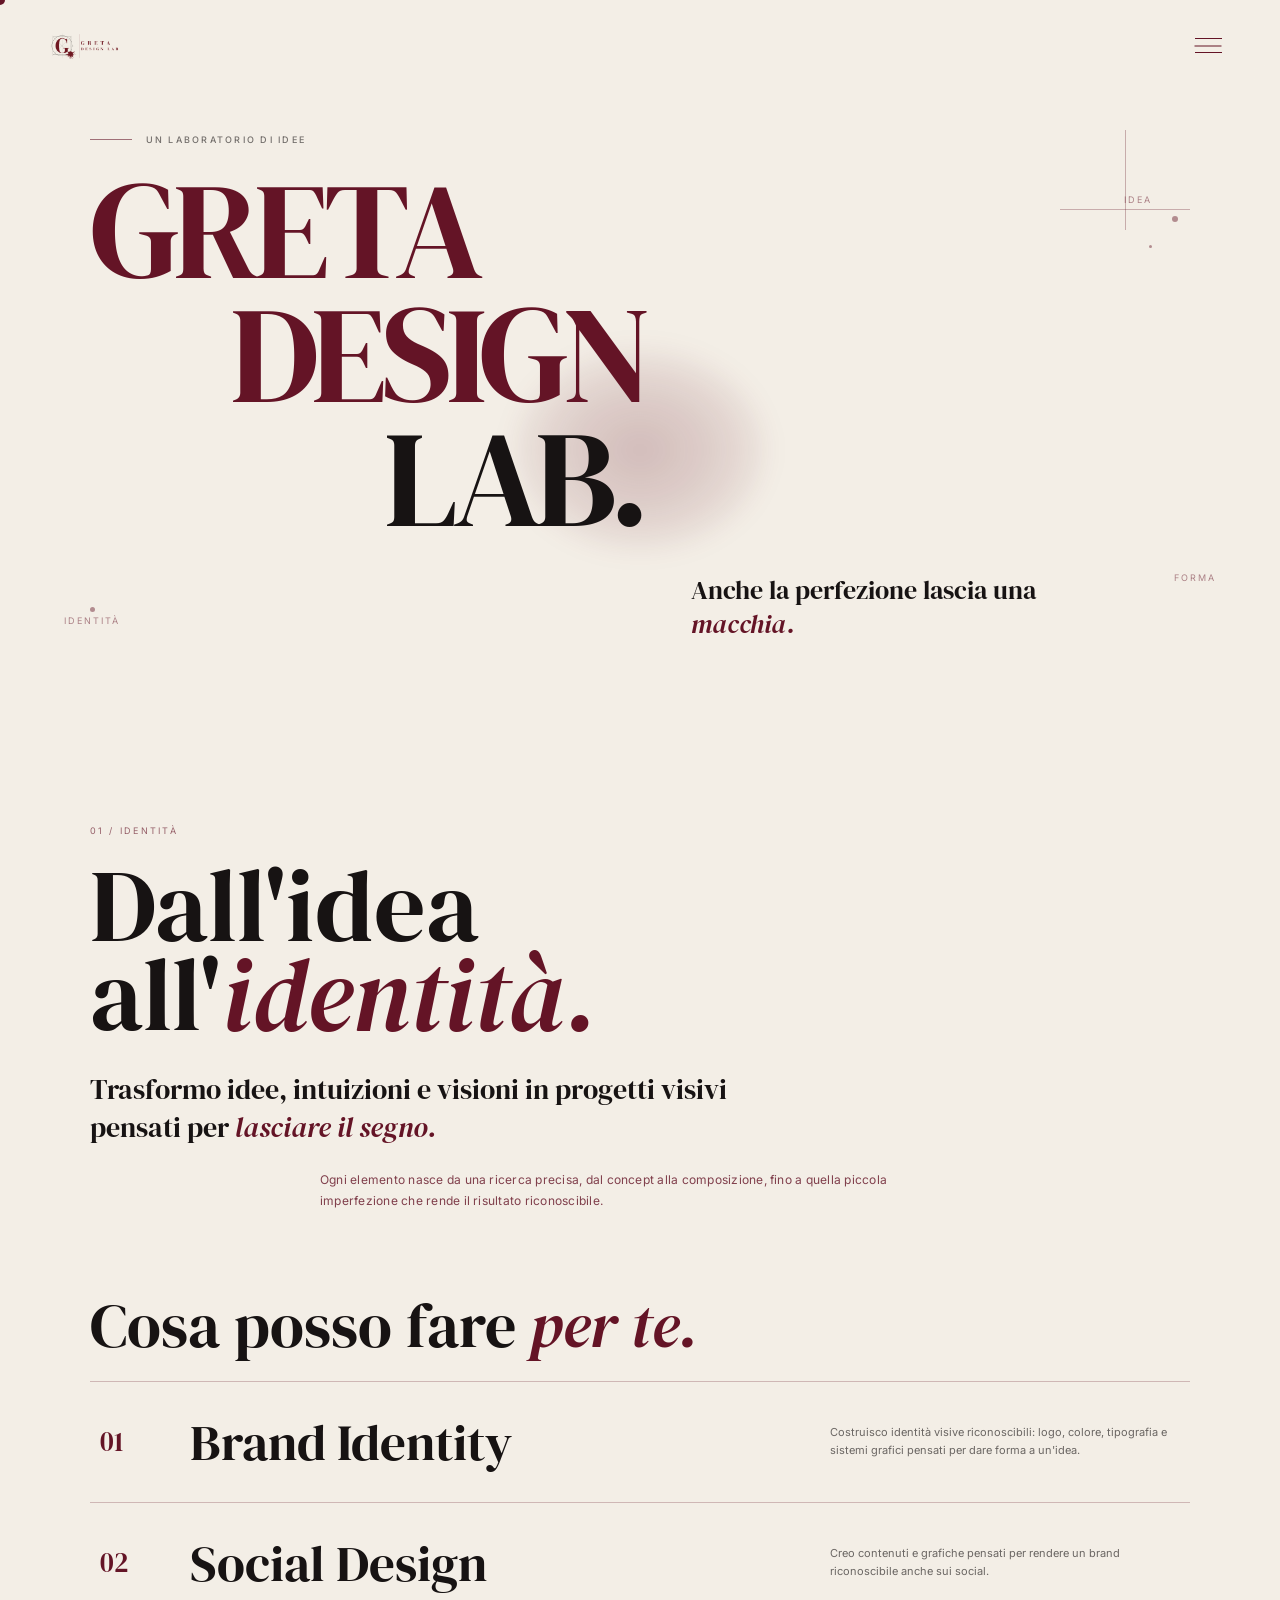
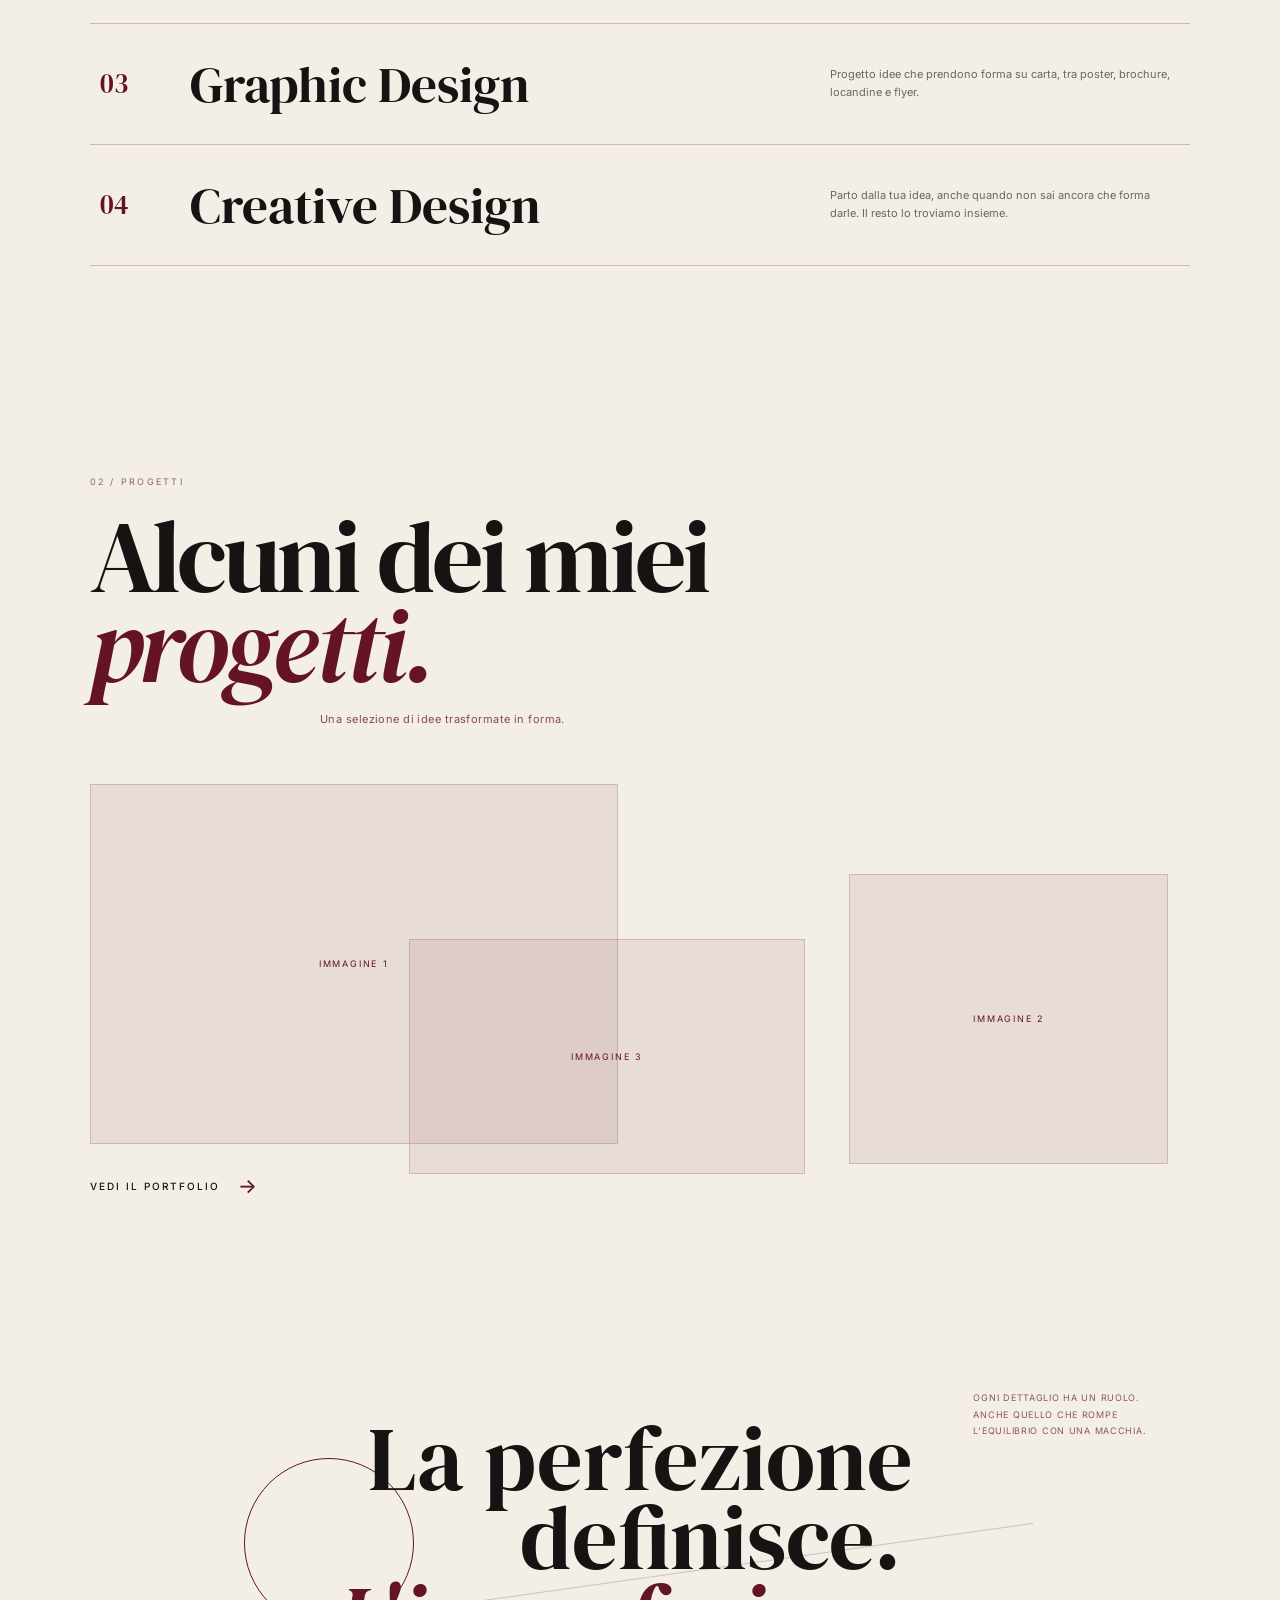
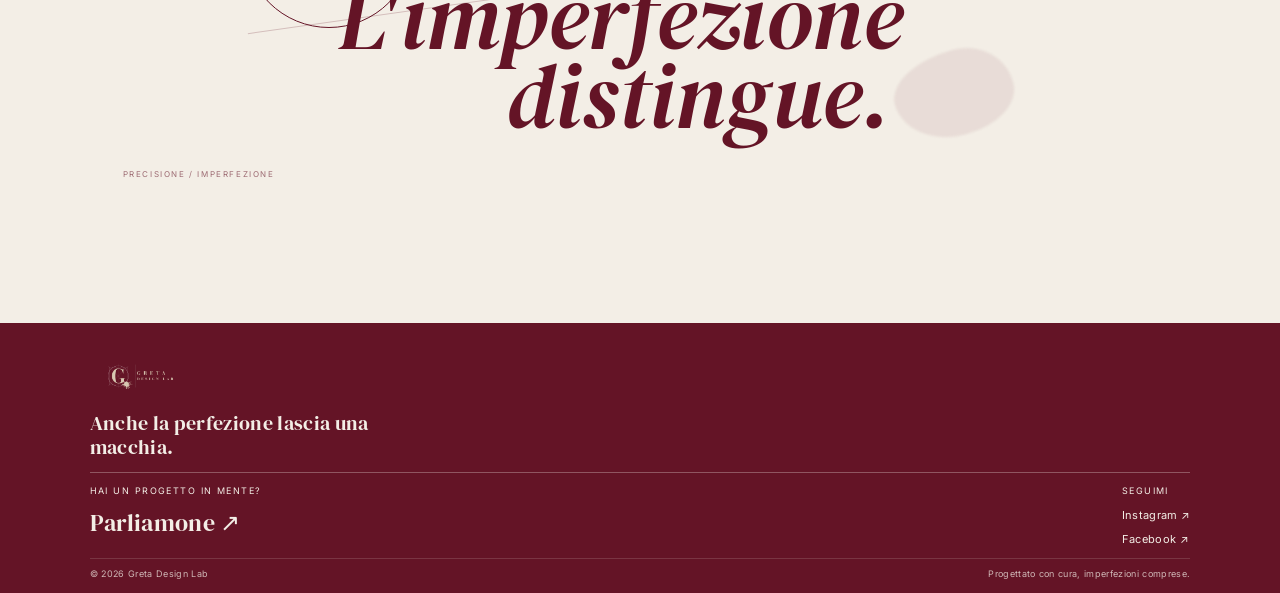
<file: index.html>
<!DOCTYPE html>
<html lang="it">

<head>

  <meta charset="UTF-8">
  <meta name="viewport" content="width=device-width, initial-scale=1.0">

  <title>Greta Design Lab — Graphic Design</title>

  <meta
    name="description"
    content="Greta Design Lab — identità visive, social design e graphic design."
  >

  <!-- GOOGLE FONTS -->
  <link rel="preconnect" href="https://fonts.googleapis.com">
  <link rel="preconnect" href="https://fonts.gstatic.com" crossorigin>

  <link
    href="https://fonts.googleapis.com/css2?family=DM+Serif+Display:ital@0;1&family=Inter:wght@400;500;600&display=swap"
    rel="stylesheet"
  >


  <style>

    /* =========================================================
       RESET
    ========================================================= */

    * {
      box-sizing: border-box;
      margin: 0;
      padding: 0;
    }


    /* =========================================================
       VARIABLES
    ========================================================= */

    :root {
      --cream: #f3eee6;
      --burgundy: #641426;
      --black: #171313;
      --pink: #cda7ad;

      --serif: "DM Serif Display", Georgia, serif;
      --sans: "Inter", Arial, sans-serif;
    }


    /* =========================================================
       BASE
    ========================================================= */

    html {
      scroll-behavior: auto;
    }

    body {
      min-height: 100vh;
      background: var(--cream);
      color: var(--black);
      font-family: var(--sans);
      overflow-x: hidden;
      cursor: none;
    }

    a {
      color: inherit;
    }

    button {
      font: inherit;
    }


    /* =========================================================
       CUSTOM CURSOR
    ========================================================= */

    .cursor {
      position: fixed;
      left: 0;
      top: 0;

      width: 10px;
      height: 10px;

      border-radius: 50%;

      background: var(--burgundy);

      pointer-events: none;

      z-index: 3000;

      transform:
        translate(-50%, -50%);

      transition:
        width .25s ease,
        height .25s ease,
        background .25s ease,
        border .25s ease;
    }

    .cursor.active {
      width: 28px;
      height: 28px;

      background: transparent;

      border:
        1px solid var(--burgundy);
    }


    /* =========================================================
       PAGE TRANSITION
    ========================================================= */

    .page-transition {
      position: fixed;
      inset: 0;

      z-index: 2500;

      pointer-events: none;

      visibility: hidden;

      overflow: hidden;
    }

    .ink-transition {
      position: absolute;

      width: 55vw;
      height: 55vw;

      max-width: 900px;
      max-height: 900px;

      border-radius:
        57% 43% 48% 52% /
        45% 58% 42% 55%;

      background: var(--burgundy);

      transform: scale(0);

      opacity: .98;
    }

    .ink-transition.one {
      left: -18%;
      top: -20%;
    }

    .ink-transition.two {
      right: -18%;
      top: 12%;

      width: 45vw;
      height: 45vw;
    }

    .ink-transition.three {
      left: 8%;
      bottom: -28%;

      width: 60vw;
      height: 60vw;
    }

    .ink-transition.four {
      right: 4%;
      bottom: -20%;

      width: 38vw;
      height: 38vw;
    }

    .transition-name {
      position: absolute;

      left: 50%;
      top: 50%;

      transform:
        translate(-50%, -50%)
        translateY(20px);

      color: var(--cream);

      font-family: var(--serif);

      font-size:
        clamp(42px, 7vw, 95px);

      white-space: nowrap;

      opacity: 0;
    }

    .page-transition.active {
      visibility: visible;
      pointer-events: all;
    }

    .page-transition.active .ink-transition {
      animation:
        inkEnter .85s
        cubic-bezier(.65, 0, .2, 1)
        forwards;
    }

    .page-transition.active .transition-name {
      animation:
        nameEnter .45s
        ease
        .42s
        forwards;
    }

    .page-transition.leaving .ink-transition {
      animation:
        inkLeave .75s
        cubic-bezier(.65, 0, .2, 1)
        forwards;
    }

    .page-transition.leaving .transition-name {
      animation:
        nameLeave .25s
        ease
        forwards;
    }

    @keyframes inkEnter {

      0% {
        transform:
          scale(0)
          rotate(0deg);
      }

      100% {
        transform:
          scale(2.2)
          rotate(8deg);
      }

    }

    @keyframes inkLeave {

      0% {
        transform:
          scale(2.2)
          rotate(8deg);
      }

      100% {
        transform:
          scale(0)
          rotate(-5deg);
      }

    }

    @keyframes nameEnter {

      from {
        opacity: 0;

        transform:
          translate(-50%, -50%)
          translateY(20px);
      }

      to {
        opacity: 1;

        transform:
          translate(-50%, -50%)
          translateY(0);
      }

    }

    @keyframes nameLeave {

      to {
        opacity: 0;
      }

    }


    /* =========================================================
       MACCHIA FOLLOW MOUSE
    ========================================================= */

    .macchia {
      position: fixed;

      width: 250px;
      height: 200px;

      left: 50%;
      top: 50%;

      pointer-events: none;

      z-index: 1;

      transform:
        translate(-50%, -50%);

      background:
        radial-gradient(
          ellipse at center,
          rgba(100,20,38,.23) 0%,
          rgba(100,20,38,.14) 42%,
          rgba(100,20,38,.05) 70%,
          rgba(100,20,38,0) 100%
        );

      border-radius: 50%;

      filter: blur(12px);
    }


    /* =========================================================
       NAVBAR
    ========================================================= */

    .navbar {
      position: fixed;

      top: 0;
      left: 0;

      width: 100%;
      height: 92px;

      padding:
        12px 48px;

      display: flex;
      align-items: center;
      justify-content: space-between;

      z-index: 1200;

      background:
        rgba(243,238,230,.82);

      backdrop-filter:
        blur(12px);

      -webkit-backdrop-filter:
        blur(12px);
    }


    /* LOGO */

    .nav-logo-link {
      display: flex;
      align-items: center;

      text-decoration: none;

      position: relative;
      z-index: 1300;
    }

    .nav-logo {
      width: 72px;
      height: 72px;

      object-fit: contain;

      display: block;

      transition:
        transform .35s ease;
    }

    .nav-logo:hover {
      transform:
        rotate(-2deg)
        scale(1.05);
    }


    /* =========================================================
       HAMBURGER
    ========================================================= */

    .menu-toggle {
      width: 48px;
      height: 48px;

      border: none;

      background: transparent;

      padding: 0;

      cursor: none;

      position: relative;

      z-index: 1400;

      display: flex;
      align-items: center;
      justify-content: center;
    }

    .menu-lines,
    .menu-lines::before,
    .menu-lines::after {
      content: "";

      position: absolute;

      width: 27px;
      height: 1px;

      background: var(--burgundy);

      left: 50%;
      top: 50%;

      transform:
        translate(-50%, -50%);

      transition:
        transform .4s ease,
        opacity .3s ease,
        background .3s ease;
    }

    .menu-lines::before {
      top: -7px;
    }

    .menu-lines::after {
      top: 7px;
    }

    .menu-toggle.active .menu-lines {
      background: transparent;
    }

    .menu-toggle.active .menu-lines::before {
      transform:
        translate(-50%, -50%)
        rotate(45deg);
    }

    .menu-toggle.active .menu-lines::after {
      transform:
        translate(-50%, -50%)
        rotate(-45deg);
    }


    /* =========================================================
       MENU OVERLAY
    ========================================================= */

    .menu-overlay {
      position: fixed;

      inset: 0;

      z-index: 1100;

      background: var(--cream);

      display: flex;
      align-items: center;
      justify-content: center;

      opacity: 0;
      visibility: hidden;
      pointer-events: none;

      transition:
        opacity .45s ease,
        visibility .45s ease;
    }

    .menu-overlay.active {
      opacity: 1;

      visibility: visible;

      pointer-events: auto;
    }

    .menu-content {
      width:
        min(1100px, 82vw);

      display: flex;
      flex-direction: column;

      gap: 4px;
    }

    .menu-item {
      position: relative;

      display: flex;
      align-items: baseline;

      gap: 18px;

      padding:
        12px 0;

      color: var(--black);

      text-decoration: none;

      font-family: var(--serif);

      font-size:
        clamp(48px, 7vw, 100px);

      line-height: .9;

      border-bottom:
        1px solid
        rgba(100,20,38,.18);

      transition:
        color .3s ease,
        padding-left .4s ease;
    }

    .menu-item-number {
      font-family: var(--sans);

      font-size: 9px;

      letter-spacing: .15em;

      color: var(--burgundy);

      opacity: .65;
    }

    .menu-item:hover {
      color: var(--burgundy);

      padding-left: 18px;
    }

    .menu-item.lab-menu {
      color: var(--burgundy);
    }

    .menu-item.lab-menu:hover {
      color: var(--black);
    }

    .menu-info {
      position: absolute;

      left: 48px;
      bottom: 35px;

      font-size: 8px;

      line-height: 1.7;

      letter-spacing: .15em;

      text-transform: uppercase;

      color: var(--burgundy);

      opacity: .65;
    }


    /* =========================================================
       HERO
    ========================================================= */

    .hero {
      position: relative;

      min-height: 80vh;

      padding:
        125px 7vw 70px;

      display: flex;
      align-items: center;

      overflow: hidden;
    }

    .hero-inner {
      position: relative;

      width: 100%;

      max-width: 1450px;

      margin: 0 auto;

      z-index: 5;
    }

    .hero-label {
      display: flex;

      align-items: center;

      gap: 14px;

      margin-bottom: 28px;

      font-size: 9px;

      font-weight: 500;

      letter-spacing: .25em;

      text-transform: uppercase;

      color: var(--black);

      opacity: .58;
    }

    .hero-label::before {
      content: "";

      width: 42px;
      height: 1px;

      background:
        var(--burgundy);
    }


    /* HERO TITLE */

    .hero-title {
      font-family: var(--serif);

      font-size:
        clamp(72px, 10.7vw, 155px);

      font-weight: 400;

      line-height: .84;

      letter-spacing: -.04em;

      color: var(--burgundy);
    }

    .hero-title .word {
      display: block;

      width: fit-content;

      transition:
        transform .45s
        cubic-bezier(.2,.8,.2,1),
        color .3s ease;
    }

    .hero-title .design {
      margin-left: 11vw;

      margin-top: 9px;
    }

    .hero-title .lab {
      margin-left: 23vw;

      margin-top: 9px;

      color: var(--black);
    }

    .hero-title .word:hover {
      transform:
        translateX(14px);
    }

    .hero-title .lab:hover {
      color: var(--burgundy);
    }


    /* HERO SLOGAN */

    .hero-slogan {
      margin-top: 38px;

      margin-left: 47vw;

      max-width: 390px;

      font-family: var(--serif);

      font-size:
        clamp(19px, 2vw, 27px);

      line-height: 1.3;

      color: var(--black);

      transition:
        transform .5s ease;
    }

    .hero-slogan span {
      color: var(--burgundy);

      font-style: italic;
    }

    .hero-slogan:hover {
      transform:
        translateX(8px);
    }


    /* FLOATING WORDS */

    .floating-word {
      position: absolute;

      font-size: 9px;

      letter-spacing: .22em;

      text-transform: uppercase;

      color: var(--burgundy);

      opacity: .5;

      transition:
        transform .4s ease,
        opacity .3s ease;
    }

    .floating-word:hover {
      opacity: 1;

      transform:
        translateY(-8px)
        rotate(-2deg);
    }

    .word-idea {
      right: 10%;
      top: 27%;
    }

    .word-forma {
      right: 5%;
      bottom: 19%;
    }

    .word-identita {
      left: 5%;
      bottom: 13%;
    }


    /* CONSTRUCTION LINES */

    .construction-line {
      position: absolute;

      background: var(--burgundy);

      opacity: .3;
    }

    .construction-horizontal {
      width: 130px;
      height: 1px;

      right: 7%;
      top: 29%;
    }

    .construction-vertical {
      width: 1px;
      height: 100px;

      right: 12%;
      top: 18%;
    }


    /* INK DOTS */

    .ink-dot {
      position: absolute;

      border-radius: 50%;

      background: var(--burgundy);

      opacity: .45;

      transition:
        transform .5s ease,
        opacity .3s ease;
    }

    .ink-dot:hover {
      transform:
        scale(2.5);

      opacity: .8;
    }

    .ink-one {
      right: 8%;
      top: 30%;

      width: 6px;
      height: 6px;
    }

    .ink-two {
      right: 10%;
      top: 34%;

      width: 3px;
      height: 3px;
    }

    .ink-three {
      left: 7%;
      bottom: 15%;

      width: 5px;
      height: 5px;
    }


    /* =========================================================
       IDENTITY
    ========================================================= */

    .identity {
      position: relative;

      padding:
        105px 7vw 105px;

      overflow: hidden;
    }

    .identity-inner {
      max-width: 1400px;

      margin: 0 auto;

      position: relative;

      z-index: 5;
    }

    .section-number {
      font-size: 9px;

      letter-spacing: .25em;

      text-transform: uppercase;

      color: var(--burgundy);

      opacity: .65;

      margin-bottom: 25px;
    }

    .identity-title {
      font-family: var(--serif);

      font-size:
        clamp(55px, 8vw, 105px);

      font-weight: 400;

      line-height: .87;

      color: var(--black);
    }

    .identity-title span {
      color: var(--burgundy);

      font-style: italic;
    }

    .identity-intro {
      max-width: 680px;

      margin-top: 32px;

      font-family: var(--serif);

      font-size:
        clamp(19px, 2.2vw, 28px);

      line-height: 1.35;
    }

    .identity-intro em {
      color: var(--burgundy);
    }

    .identity-detail {
      max-width: 620px;

      margin-top: 22px;

      margin-left: 18vw;

      font-size: 12px;

      line-height: 1.8;

      letter-spacing: .02em;

      color: var(--burgundy);

      opacity: .8;
    }


    /* =========================================================
       SERVICES TITLE
    ========================================================= */

    .services-title {
      margin-top: 85px;

      margin-bottom: 25px;

      font-family: var(--serif);

      font-size:
        clamp(36px, 5vw, 62px);

      font-weight: 400;

      line-height: .95;

      color: var(--black);
    }

    .services-title em {
      color: var(--burgundy);

      font-style: italic;
    }


    /* =========================================================
       SERVICES
    ========================================================= */

    .services {
      border-top:
        1px solid
        rgba(100,20,38,.25);
    }

    .service {
      position: relative;

      min-height: 120px;

      padding:
        25px 10px;

      display: grid;

      grid-template-columns:
        90px
        1fr
        1fr;

      align-items: center;

      border-bottom:
        1px solid
        rgba(100,20,38,.25);

      text-decoration: none;

      color: var(--black);

      cursor: none;

      transition:
        padding .45s ease,
        background .45s ease;
    }

    .service:hover {
      padding-left: 30px;

      padding-right: 45px;

      background:
        rgba(100,20,38,.045);
    }

    .service-number {
      font-family: var(--serif);

      font-size: 27px;

      color: var(--burgundy);
    }

    .service-name {
      font-family: var(--serif);

      font-size:
        clamp(28px, 4vw, 55px);

      transition:
        color .3s ease,
        transform .45s ease;
    }

    .service:hover .service-name {
      color: var(--burgundy);

      transform:
        translateX(12px);
    }

    .service-description {
      max-width: 350px;

      justify-self: end;

      font-size: 11px;

      line-height: 1.6;

      opacity: .62;

      transition:
        opacity .3s ease;
    }

    .service:hover .service-description {
      opacity: 1;
    }

    .service-arrow {
      position: absolute;

      right: 12px;

      top: 50%;

      transform:
        translateY(-50%)
        translateX(-10px);

      font-family: var(--serif);

      font-size: 25px;

      color: var(--burgundy);

      opacity: 0;

      transition:
        opacity .3s ease,
        transform .4s ease;
    }

    .service:hover .service-arrow {
      opacity: 1;

      transform:
        translateY(-50%)
        translateX(0);
    }


    /* =========================================================
       FEATURED PROJECTS
    ========================================================= */

    .featured-projects {
      position: relative;

      padding:
        105px 7vw 40px;

      overflow: hidden;
    }

    .featured-projects-inner {
      max-width: 1400px;

      margin: 0 auto;

      position: relative;
    }

    .featured-projects-title {
      max-width: 800px;

      font-family: var(--serif);

      font-size:
        clamp(55px, 8vw, 105px);

      font-weight: 400;

      line-height: .87;

      letter-spacing: -.035em;
    }

    .featured-projects-title em {
      color: var(--burgundy);

      font-style: italic;
    }

    .featured-projects-intro {
      margin-top: 20px;

      margin-left: 18vw;

      max-width: 420px;

      font-size: 11px;

      line-height: 1.7;

      letter-spacing: .04em;

      color: var(--burgundy);

      opacity: .75;
    }


    /* PROJECT COMPOSITION */

    .projects-composition {
      position: relative;

      min-height: 390px;

      margin-top: 55px;
    }

    .project-placeholder {
      position: absolute;

      display: flex;

      align-items: center;
      justify-content: center;

      background:
        rgba(100,20,38,.08);

      border:
        1px solid
        rgba(100,20,38,.18);

      color: var(--burgundy);

      font-size: 9px;

      letter-spacing: .2em;

      text-transform: uppercase;

      transition:
        transform .6s
        cubic-bezier(.2,.8,.2,1),
        background .4s ease;
    }

    .project-placeholder:hover {
      background:
        rgba(100,20,38,.13);
    }

    .project-one {
      width: 48%;
      height: 360px;

      left: 0;
      top: 0;
    }

    .project-two {
      width: 29%;
      height: 290px;

      right: 2%;
      top: 90px;
    }

    .project-three {
      width: 36%;
      height: 235px;

      left: 29%;
      bottom: 0;
    }

    .project-one:hover {
      transform:
        translateY(-10px)
        rotate(-1deg);
    }

    .project-two:hover {
      transform:
        translateY(10px)
        rotate(1.2deg);
    }

    .project-three:hover {
      transform:
        translateY(-8px)
        rotate(-.8deg);
    }

    .projects-cta {
      display: inline-flex;

      align-items: center;

      gap: 18px;

      margin-top: 0px;

      color: var(--black);

      text-decoration: none;

      font-size: 10px;

      font-weight: 500;

      letter-spacing: .2em;

      text-transform: uppercase;

      transition:
        color .3s ease,
        gap .4s ease;
    }

    .projects-cta span {
      color: var(--burgundy);

      font-size: 20px;
    }

    .projects-cta:hover {
      color: var(--burgundy);

      gap: 25px;
    }


    /* =========================================================
       MANIFESTO
    ========================================================= */

    .home-manifesto {
      position: relative;

      padding:
        100px 7vw 105px;

      overflow: hidden;
    }

    .manifesto-stage {
      position: relative;

      max-width: 1400px;

      min-height: 480px;

      margin: 0 auto;

      display: flex;

      align-items: center;

      justify-content: center;
    }

    .manifesto-line {
      position: absolute;

      width: 72%;

      height: 1px;

      background:
        rgba(100,20,38,.22);

      left: 14%;

      top: 50%;

      transform:
        rotate(-8deg);
    }

    .manifesto-circle {
      position: absolute;

      width: 170px;
      height: 170px;

      border-radius: 50%;

      border:
        1px solid
        var(--burgundy);

      left: 14%;

      top: 25%;

      cursor: none;

      transition:
        transform .6s
        cubic-bezier(.2,.8,.2,1),
        background .4s ease;
    }

    .manifesto-circle:hover {
      transform:
        scale(1.08)
        rotate(8deg);

      background:
        rgba(100,20,38,.05);
    }

    .manifesto-ink {
      position: absolute;

      width: 120px;
      height: 85px;

      border-radius:
        58% 42% 49% 51% /
        45% 55% 44% 56%;

      background:
        rgba(100,20,38,.08);

      right: 16%;
      bottom: 17%;

      transform:
        rotate(-15deg);

      filter:
        blur(1px);
    }

    .manifesto-title {
      position: relative;

      z-index: 3;

      display: flex;

      flex-direction: column;

      font-family: var(--serif);

      font-size:
        clamp(48px, 7vw, 92px);

      font-weight: 400;

      line-height: .88;

      text-align: center;
    }

    .manifesto-title span:nth-child(2) {
      margin-left: 11vw;
    }

    .manifesto-accent {
      color: var(--burgundy);

      font-style: italic;
    }

    .manifesto-title .manifesto-accent:nth-child(3) {
      margin-left: -3vw;
    }

    .manifesto-title .manifesto-accent:nth-child(4) {
      margin-left: 9vw;
    }

    .manifesto-note {
      position: absolute;

      right: 4%;

      top: 11%;

      max-width: 180px;

      font-size: 9px;

      line-height: 1.8;

      letter-spacing: .08em;

      text-transform: uppercase;

      color: var(--burgundy);

      opacity: .7;
    }

    .manifesto-caption {
      position: absolute;

      left: 3%;

      bottom: 8%;

      font-size: 8px;

      letter-spacing: .2em;

      color: var(--burgundy);

      opacity: .6;
    }


    /* =========================================================
       CONTACT
    ========================================================= */

    .home-contact {
      min-height: auto;

      padding:
        75px 7vw;

      background:
        var(--burgundy);

      color:
        var(--cream);

      display: flex;

      align-items: center;
    }

    .home-contact-inner {
      max-width: 1100px;

      margin: 0 auto;

      width: 100%;
    }

    .home-contact-title {
      font-family: var(--serif);

      font-size:
        clamp(60px, 9vw, 125px);

      line-height: .84;

      font-weight: 400;
    }

    .home-contact-title span {
      color: var(--pink);

      font-style: italic;
    }

    .home-contact-text {
      max-width: 550px;

      margin-top: 32px;

      font-family: var(--serif);

      font-size:
        clamp(20px, 2.3vw, 27px);

      line-height: 1.35;
    }


    /* =========================================================
       TABLET
    ========================================================= */

    @media (max-width: 900px) {

      .navbar {
        padding:
          12px 28px;
      }

      .hero {
        padding-left: 6vw;
        padding-right: 6vw;
      }

      .hero-title {
        font-size:
          clamp(65px, 12vw, 110px);
      }

      .hero-title .design {
        margin-left: 9vw;
      }

      .hero-title .lab {
        margin-left: 18vw;
      }

      .hero-slogan {
        margin-left: 35vw;
      }

      .identity,
      .featured-projects,
      .home-manifesto {
        padding-left: 6vw;
        padding-right: 6vw;
      }

      .identity-detail,
      .featured-projects-intro {
        margin-left: 12vw;
      }

      .manifesto-circle {
        width: 130px;
        height: 130px;
      }

    }


    /* =========================================================
       MOBILE
    ========================================================= */

    @media (max-width: 600px) {

      body {
        cursor: auto;
      }

      .cursor {
        display: none;
      }


      /* NAV */

      .navbar {
        height: 70px;

        padding:
          9px 18px;
      }

      .nav-logo {
        width: 52px;
        height: 52px;
      }

      .menu-toggle {
        width: 42px;
        height: 42px;

        cursor: pointer;
      }


      /* MENU */

      .menu-content {
        width: 84vw;

        gap: 2px;
      }

      .menu-item {
        font-size: 48px;

        padding:
          11px 0;
      }

      .menu-item-number {
        font-size: 7px;
      }

      .menu-info {
        left: 20px;

        bottom: 24px;

        font-size: 7px;
      }


      /* HERO */

      .hero {
        min-height: 88vh;

        padding:
          100px 22px 65px;
      }

      .hero-label {
        font-size: 7px;

        letter-spacing: .18em;

        margin-bottom: 25px;
      }

      .hero-label::before {
        width: 28px;
      }

      .hero-title {
        font-size:
          clamp(54px, 17vw, 82px);

        line-height: .84;
      }

      .hero-title .design {
        margin-left: 6vw;

        margin-top: 7px;
      }

      .hero-title .lab {
        margin-left: 13vw;

        margin-top: 8px;
      }

      .hero-slogan {
        margin-top: 34px;

        margin-left: 15vw;

        max-width: 250px;

        font-size: 18px;
      }

      .floating-word {
        font-size: 7px;
      }

      .word-idea {
        right: 7%;
        top: 22%;
      }

      .word-forma {
        right: 6%;
        bottom: 19%;
      }

      .word-identita {
        left: 7%;
        bottom: 11%;
      }

      .construction-horizontal {
        width: 70px;

        right: 8%;
      }

      .construction-vertical {
        height: 70px;

        right: 13%;
      }


      /* IDENTITY */

      .identity {
        padding:
          80px 22px 80px;
      }

      .identity-title {
        font-size:
          clamp(50px, 15vw, 76px);
      }

      .identity-intro {
        margin-top: 28px;

        font-size: 20px;
      }

      .identity-detail {
        margin-left: 8vw;

        margin-top: 20px;

        font-size: 10px;
      }

      .services-title {
        margin-top: 65px;

        font-size:
          clamp(34px, 10vw, 48px);
      }


      /* SERVICES */

      .service {
        min-height: 145px;

        grid-template-columns:
          45px 1fr;

        padding:
          22px 0;
      }

      .service-number {
        font-size: 21px;
      }

      .service-name {
        font-size: 30px;
      }

      .service-description {
        grid-column: 2;

        justify-self: start;

        margin-top: 8px;

        font-size: 9px;

        max-width: 260px;
      }

      .service-arrow {
        right: 0;

        font-size: 20px;
      }


      /* PROJECTS */

      .featured-projects {
        padding:
          80px 22px 85px;
      }

      .featured-projects-title {
        font-size:
          clamp(50px, 15vw, 78px);
      }

      .featured-projects-intro {
        margin-left: 8vw;

        margin-top: 18px;

        font-size: 10px;
      }

      .projects-composition {
        min-height: 500px;

        margin-top: 42px;
      }

      .project-one {
        width: 73%;

        height: 250px;
      }

      .project-two {
        width: 47%;

        height: 190px;

        right: 0;

        top: 150px;
      }

      .project-three {
        width: 55%;

        height: 160px;

        left: 17%;

        bottom: 0;
      }


      /* MANIFESTO */

      .home-manifesto {
        padding:
          75px 22px 80px;
      }

      .manifesto-stage {
        min-height: 420px;
      }

      .manifesto-line {
        width: 100%;

        left: 0;
      }

      .manifesto-circle {
        width: 90px;
        height: 90px;

        left: 4%;

        top: 19%;
      }

      .manifesto-ink {
        width: 75px;
        height: 55px;

        right: 4%;
        bottom: 16%;
      }

      .manifesto-title {
        font-size:
          clamp(43px, 12vw, 65px);
      }

      .manifesto-title span:nth-child(2) {
        margin-left: 8vw;
      }

      .manifesto-title .manifesto-accent:nth-child(3) {
        margin-left: -2vw;
      }

      .manifesto-title .manifesto-accent:nth-child(4) {
        margin-left: 7vw;
      }

      .manifesto-note {
        right: 0;

        top: 4%;

        max-width: 125px;

        font-size: 7px;
      }

      .manifesto-caption {
        left: 0;

        bottom: 4%;

        font-size: 7px;
      }


      /* CONTACT */

      .home-contact {
        min-height: 50vh;

        padding:
          90px 22px;
      }

      .home-contact-title {
        font-size:
          clamp(52px, 15vw, 80px);
      }

      .home-contact-text {
        margin-top: 28px;

        font-size: 20px;
      }

    }
    /* =========================================================
       FOOTER GDL — DESKTOP
    ========================================================= */

/* =========================================================
   FOOTER GDL — DESKTOP
========================================================= */

.site-footer {
  display: flex;
  flex-direction: column;
  gap: 12px;
  padding: 18px 7vw 12px;
  background: var(--burgundy);
  color: var(--cream);
  font-size: 11px;
  letter-spacing: 0.03em;
}

.footer-top {
  display: flex;
  align-items: flex-start;
  min-height: 70px;
  margin: 0;
  padding: 0;
}

.footer-brand {
  display: flex;
  flex-direction: column;
  align-items: flex-start;
  gap: 0;
  margin: 0;
  padding: 0;
}

.footer-logo-link {
  display: inline-flex;
  align-items: center;
  flex-shrink: 0;
  margin: 0;
}

.footer-logo {
  display: block;
  width: 100px;
  height: 70px;
  object-fit: contain;
}

.footer-slogan {
  max-width: 300px;
  margin: 0;
  font-family: var(--serif);
  font-size: clamp(17px, 1.6vw, 21px);
  line-height: 1.2;
  color: var(--cream);
}

.footer-main {
  display: flex;
  justify-content: space-between;
  align-items: flex-start;
  gap: 20px;
  padding-top: 12px;
  border-top: 1px solid rgba(243, 238, 230, 0.3);
}

.footer-contact,
.footer-socials {
  display: flex;
  flex-direction: column;
  align-items: flex-start;
}

.footer-label {
  margin-bottom: 10px;
  color: var(--cream);
  font-size: 9px;
  letter-spacing: 0.16em;
  text-transform: uppercase;
}

.footer-contact-link,
.footer-socials a {
  color: var(--cream);
  text-decoration: none;
  transition: color 0.25s ease;
}

.footer-contact-link {
  font-family: var(--serif);
  font-size: 24px;
}

.footer-contact-link span,
.footer-socials a span {
  color: var(--cream);
}

.footer-socials {
  gap: 10px;
}

.footer-socials .footer-label {
  margin-bottom: 2px;
}

.footer-contact-link:hover,
.footer-socials a:hover {
  color: var(--cream);
}
    
.footer-contact-link span {
  display: inline-block;
  transition: transform 0.3s ease;
}

.footer-contact-link:hover span {
  transform: translate(12px, -10px);
}    

.footer-bottom {
  display: flex;
  justify-content: space-between;
  gap: 20px;
  margin-top: 0;
  padding-top: 8px;
  border-top: 1px solid rgba(243, 238, 230, 0.2);
  color: var(--cream);
  opacity: 0.75;
  font-size: 9px;
  line-height: 1.6;
}



  </style>

</head>


<body>


  <!-- =======================================================
       CURSOR
  ======================================================== -->

  <div class="cursor"></div>


  <!-- =======================================================
       PAGE TRANSITION
  ======================================================== -->

  <div
    class="page-transition"
    id="pageTransition"
  >

    <div class="ink-transition one"></div>
    <div class="ink-transition two"></div>
    <div class="ink-transition three"></div>
    <div class="ink-transition four"></div>

    <div
      class="transition-name"
      id="transitionName"
    >
      Portfolio
    </div>

  </div>


  <!-- =======================================================
       MACCHIA
  ======================================================== -->

  <div class="macchia"></div>


  <!-- =======================================================
       NAVIGATION
  ======================================================== -->

  <nav class="navbar">

    <a
      href="index.html"
      class="nav-logo-link"
      data-name="Home"
    >

      <img
        class="nav-logo"
        src="IMG-20260904-WA0041.jpg"
        alt="Greta Design Lab"
      >

    </a>


    <button
      class="menu-toggle"
      id="menuToggle"
      aria-label="Apri menu"
      aria-expanded="false"
      type="button"
    >

      <span class="menu-lines"></span>

    </button>

  </nav>


  <!-- =======================================================
       FULL SCREEN MENU
  ======================================================== -->

  <div
    class="menu-overlay"
    id="menuOverlay"
  >

    <div class="menu-content">

      <a
        href="index.html"
        class="menu-item"
        data-name="Home"
      >

        <span class="menu-item-number">
          01
        </span>

        Home

      </a>


      <a
        href="portfolio.html"
        class="menu-item"
        data-name="Portfolio"
      >

        <span class="menu-item-number">
          02
        </span>

        Portfolio

      </a>


      <a
        href="chi-sono.html"
        class="menu-item"
        data-name="Chi sono"
      >

        <span class="menu-item-number">
          03
        </span>

        Chi sono

      </a>


      <a
        href="contatti.html"
        class="menu-item"
        data-name="Contatti"
      >

        <span class="menu-item-number">
          04
        </span>

        Contatti

      </a>


      <a
        href="lab.html"
        class="menu-item lab-menu"
        data-name="Lab"
      >

        <span class="menu-item-number">
          05
        </span>

        Lab

      </a>

    </div>


    <div class="menu-info">

      Greta Design Lab<br>
      Precisione / Forma / Imperfezione

    </div>

  </div>


  <!-- =======================================================
       MAIN
  ======================================================== -->

  <main id="home">


    <!-- =====================================================
         HERO
    ====================================================== -->

    <section class="hero">

      <div class="hero-inner">


        <div class="hero-label">
          Un laboratorio di idee
        </div>


        <h1 class="hero-title">

          <span class="word greta">
            GRETA
          </span>

          <span class="word design">
            DESIGN
          </span>

          <span class="word lab">
            LAB.
          </span>

        </h1>


        <p class="hero-slogan">

          Anche la perfezione lascia una
          <span>macchia.</span>

        </p>

      </div>


      <!-- FLOATING WORDS -->

      <span class="floating-word word-idea">
        IDEA
      </span>

      <span class="floating-word word-forma">
        FORMA
      </span>

      <span class="floating-word word-identita">
        IDENTITÀ
      </span>


      <!-- CONSTRUCTION -->

      <span
        class="construction-line construction-horizontal"
      ></span>

      <span
        class="construction-line construction-vertical"
      ></span>


      <!-- DOTS -->

      <span class="ink-dot ink-one"></span>

      <span class="ink-dot ink-two"></span>

      <span class="ink-dot ink-three"></span>


    </section>


    <!-- =====================================================
         IDENTITY
    ====================================================== -->

    <section
      class="identity"
      id="identity"
    >

      <div class="identity-inner">


        <div class="section-number">
          01 / IDENTITÀ
        </div>


        <h2 class="identity-title">

          Dall'idea<br>
          all'<span>identità.</span>

        </h2>


        <p class="identity-intro">

          Trasformo idee, intuizioni e visioni
          in progetti visivi pensati per
          <em>lasciare il segno.</em>

        </p>


        <p class="identity-detail">

          Ogni elemento nasce da una ricerca precisa,
          dal concept alla composizione, fino a quella
          piccola imperfezione che rende il risultato
          riconoscibile.

        </p>


        <h3 class="services-title">

          Cosa posso fare
          <em>per te.</em>

        </h3>


        <!-- SERVICES -->

        <div class="services">


          <!-- SERVICE 01 -->

          <a
            class="service"
            href="portfolio.html#portfolio-brand"
            data-name="Brand Identity"
          >

            <div class="service-number">
              01
            </div>

            <div class="service-name">
              Brand Identity
            </div>

            <div class="service-description">

              Costruisco identità visive riconoscibili:
              logo, colore, tipografia e sistemi grafici
              pensati per dare forma a un'idea.

            </div>

            <div class="service-arrow">
              →
            </div>

          </a>


          <!-- SERVICE 02 -->

          <a
            class="service"
            href="portfolio.html#portfolio-social"
            data-name="Social Design"
          >

            <div class="service-number">
              02
            </div>

            <div class="service-name">
              Social Design
            </div>

            <div class="service-description">

              Creo contenuti e grafiche
              pensati per rendere un brand
              riconoscibile anche sui social.

            </div>

            <div class="service-arrow">
              →
            </div>

          </a>


          <!-- SERVICE 03 -->

          <a
            class="service"
            href="portfolio.html#portfolio-graphic"
            data-name="Graphic Design"
          >

            <div class="service-number">
              03
            </div>

            <div class="service-name">
              Graphic Design
            </div>

            <div class="service-description">

              Progetto idee che prendono forma su carta,
              tra poster, brochure, locandine e flyer.

            </div>

            <div class="service-arrow">
              →
            </div>

          </a>


          <!-- SERVICE 04 -->

          <a
            class="service"
            href="portfolio.html#portfolio-creative"
            data-name="Creative Design"
          >

            <div class="service-number">
              04
            </div>

            <div class="service-name">
              Creative Design
            </div>

            <div class="service-description">

              Parto dalla tua idea, anche quando non sai
              ancora che forma darle. Il resto lo troviamo
              insieme.

            </div>

            <div class="service-arrow">
              →
            </div>

          </a>


        </div>

      </div>

    </section>


    <!-- =====================================================
         FEATURED PROJECTS
    ====================================================== -->

    <section class="featured-projects">

      <div class="featured-projects-inner">


        <div class="section-number">
          02 / PROGETTI
        </div>


        <h2 class="featured-projects-title">

          Alcuni dei miei
          <em>progetti.</em>

        </h2>


        <div class="featured-projects-intro">

          Una selezione di idee trasformate in forma.

        </div>


        <div class="projects-composition">


          <div class="project-placeholder project-one">
            IMMAGINE 1
          </div>


          <div class="project-placeholder project-two">
            IMMAGINE 2
          </div>


          <div class="project-placeholder project-three">
            IMMAGINE 3
          </div>


        </div>


        <a
          href="portfolio.html"
          class="projects-cta"
          data-name="Portfolio"
        >

          Vedi il portfolio

          <span>
            →
          </span>

        </a>


      </div>

    </section>


    <!-- =====================================================
         MANIFESTO
    ====================================================== -->

    <section class="home-manifesto">

      <div class="manifesto-stage">


        <div class="manifesto-line"></div>


        <div
          class="manifesto-circle"
          id="manifestoCircle"
          role="button"
          tabindex="0"
          aria-label="Interagisci con la composizione"
        ></div>


        <div
          class="manifesto-ink"
          id="manifestoInk"
        ></div>


        <h2 class="manifesto-title">

          <span>
            La perfezione
          </span>

          <span>
            definisce.
          </span>

          <span class="manifesto-accent">
            L'imperfezione
          </span>

          <span class="manifesto-accent">
            distingue.
          </span>

        </h2>


        <p class="manifesto-note">

          Ogni dettaglio ha un ruolo.<br>
          Anche quello che rompe<br>
          l'equilibrio con una macchia.

        </p>


        <div class="manifesto-caption">

          PRECISIONE / IMPERFEZIONE

        </div>


      </div>

    </section>


    <!-- =====================================================
         CONTACT
    ====================================================== -->

  </main>


  <!-- =======================================================
       FOOTER GDL
  ======================================================== -->

  
  <footer class="site-footer">

    <div class="footer-top">

      <div class="footer-brand">
        <a href="index.html" class="footer-logo-link" aria-label="Greta Design Lab - Home">
          <img
            src="IMG-20260904-WA0044.jpg"
            alt="Greta Design Lab"
            class="footer-logo"
          >
        </a>

        <p class="footer-slogan">
          Anche la perfezione lascia una macchia.
        </p>
      </div>

    </div>

    <div class="footer-main">

      <div class="footer-contact">
        <span class="footer-label">Hai un progetto in mente?</span>
        <a href="contatti.html" data-name="Contatti" class="footer-contact-link">
          Parliamone <span aria-hidden="true">↗</span>
        </a>
      </div>

      <div class="footer-socials">
        <span class="footer-label">Seguimi</span>

        <a
          href="https://www.instagram.com/gretadesignlab?vrfl=MWl6dWV5em41Mjd1bw=="
          target="_blank"
          rel="noopener noreferrer"
        >
          Instagram <span aria-hidden="true">↗</span>
        </a>

        <a
          href="https://www.facebook.com/share/19fDPvXaYY/"
          target="_blank"
          rel="noopener noreferrer"
        >
          Facebook <span aria-hidden="true">↗</span>
        </a>
      </div>

    </div>

    <div class="footer-bottom">
      <span>© 2026 Greta Design Lab</span>
      <span>Progettato con cura, imperfezioni comprese.</span>
    </div>

  </footer>


  <!-- =======================================================
       JAVASCRIPT
  ======================================================== -->

  <script>


    /* =======================================================
       MACCHIA
    ======================================================== */

    const macchia =
      document.querySelector(".macchia");


    let mouseX =
      window.innerWidth / 2;

    let mouseY =
      window.innerHeight / 2;

    let macchiaX =
      mouseX;

    let macchiaY =
      mouseY;


    document.addEventListener(
      "pointermove",
      (event) => {

        mouseX =
          event.clientX;

        mouseY =
          event.clientY;

      }
    );


    function animaMacchia() {

      macchiaX +=
        (mouseX - macchiaX) * .075;

      macchiaY +=
        (mouseY - macchiaY) * .075;


      macchia.style.left =
        macchiaX + "px";

      macchia.style.top =
        macchiaY + "px";


      requestAnimationFrame(
        animaMacchia
      );

    }


    animaMacchia();


    /* =======================================================
       CURSOR
    ======================================================== */

    const cursor =
      document.querySelector(".cursor");


    document.addEventListener(
      "pointermove",
      (event) => {

        cursor.style.left =
          event.clientX + "px";

        cursor.style.top =
          event.clientY + "px";

      }
    );


    const interactiveElements =
      document.querySelectorAll(
        "a, button, .word, .floating-word, .ink-dot, .hero-slogan, .service, .manifesto-circle"
      );


    interactiveElements.forEach(
      (element) => {

        element.addEventListener(
          "mouseenter",
          () => {

            cursor.classList.add(
              "active"
            );

          }
        );


        element.addEventListener(
          "mouseleave",
          () => {

            cursor.classList.remove(
              "active"
            );

          }
        );

      }
    );


    /* =======================================================
       HAMBURGER MENU
    ======================================================== */

    const menuToggle =
      document.getElementById(
        "menuToggle"
      );


    const menuOverlay =
      document.getElementById(
        "menuOverlay"
      );


    const menuItems =
      document.querySelectorAll(
        ".menu-item"
      );


    function chiudiMenu() {

      menuToggle.classList.remove(
        "active"
      );

      menuOverlay.classList.remove(
        "active"
      );


      menuToggle.setAttribute(
        "aria-expanded",
        "false"
      );


      document.body.style.overflow =
        "";

    }


    menuToggle.addEventListener(
      "click",
      () => {

        const isOpen =
          menuToggle.classList.toggle(
            "active"
          );


        menuOverlay.classList.toggle(
          "active",
          isOpen
        );


        menuToggle.setAttribute(
          "aria-expanded",
          isOpen
        );


        document.body.style.overflow =
          isOpen
            ? "hidden"
            : "";

      }
    );


    menuItems.forEach(
      (item) => {

        item.addEventListener(
          "click",
          () => {

            chiudiMenu();

          }
        );

      }
    );


    /* ESC PER CHIUDERE IL MENU */

    document.addEventListener(
      "keydown",
      (event) => {

        if (
          event.key === "Escape" &&
          menuOverlay.classList.contains(
            "active"
          )
        ) {

          chiudiMenu();

        }

      }
    );


    /* =======================================================
       PAGE TRANSITIONS
    ======================================================== */

    const pageTransition =
      document.getElementById(
        "pageTransition"
      );


    const transitionName =
      document.getElementById(
        "transitionName"
      );


    let transitionRunning =
      false;


    const pageLinks =
      document.querySelectorAll(
        'a[href$=".html"], a[href*=".html#"]'
      );


    pageLinks.forEach(
      (link) => {

        link.addEventListener(
          "click",
          (event) => {

            const href =
              link.getAttribute(
                "href"
              );


            if (
              !href ||
              href.startsWith("http") ||
              href.startsWith("#") ||
              transitionRunning
            ) {

              return;

            }


            event.preventDefault();


            transitionRunning =
              true;


            chiudiMenu();


            transitionName.textContent =
              link.dataset.name ||
              "Greta Design Lab";


            pageTransition.classList.remove(
              "leaving"
            );


            pageTransition.classList.add(
              "active"
            );


            sessionStorage.setItem(
              "gdl-transition",
              "true"
            );


            setTimeout(
              () => {

                window.location.href =
                  href;

              },
              800
            );

          }
        );

      }
    );


    /* =======================================================
       MANIFESTO INTERACTION
    ======================================================== */

    const manifestoCircle =
      document.getElementById(
        "manifestoCircle"
      );


    const manifestoInk =
      document.getElementById(
        "manifestoInk"
      );


    function attivaManifesto() {

      manifestoCircle.style.transform =
        "scale(1.14) rotate(12deg)";


      manifestoCircle.style.background =
        "rgba(100,20,38,.08)";


      manifestoInk.style.transform =
        "rotate(8deg) scale(1.25)";


      manifestoInk.style.background =
        "rgba(100,20,38,.16)";

    }


    function resetManifesto() {

      manifestoCircle.style.transform =
        "";

      manifestoCircle.style.background =
        "";

      manifestoInk.style.transform =
        "";

      manifestoInk.style.background =
        "";

    }


    manifestoCircle.addEventListener(
      "mouseenter",
      attivaManifesto
    );


    manifestoCircle.addEventListener(
      "mouseleave",
      resetManifesto
    );


    manifestoCircle.addEventListener(
      "focus",
      attivaManifesto
    );


    manifestoCircle.addEventListener(
      "blur",
      resetManifesto
    );


    /* =======================================================
       INCOMING PAGE TRANSITION
    ======================================================== */

    const incomingTransition =
      sessionStorage.getItem(
        "gdl-transition"
      );


    if (incomingTransition) {

      sessionStorage.removeItem(
        "gdl-transition"
      );


      if (pageTransition) {

        if (transitionName) {

          transitionName.textContent =
            "HOME";

          transitionName.style.opacity =
            "1";

        }


        pageTransition.style.visibility =
          "visible";

        pageTransition.style.opacity =
          "1";


        pageTransition.classList.add(
          "leaving"
        );


        setTimeout(
          () => {

            pageTransition.classList.remove(
              "leaving"
            );


            pageTransition.style.opacity =
              "0";

            pageTransition.style.visibility =
              "hidden";

          },
          800
        );

      }

    }


  </script>


</body>

</html>
</file>
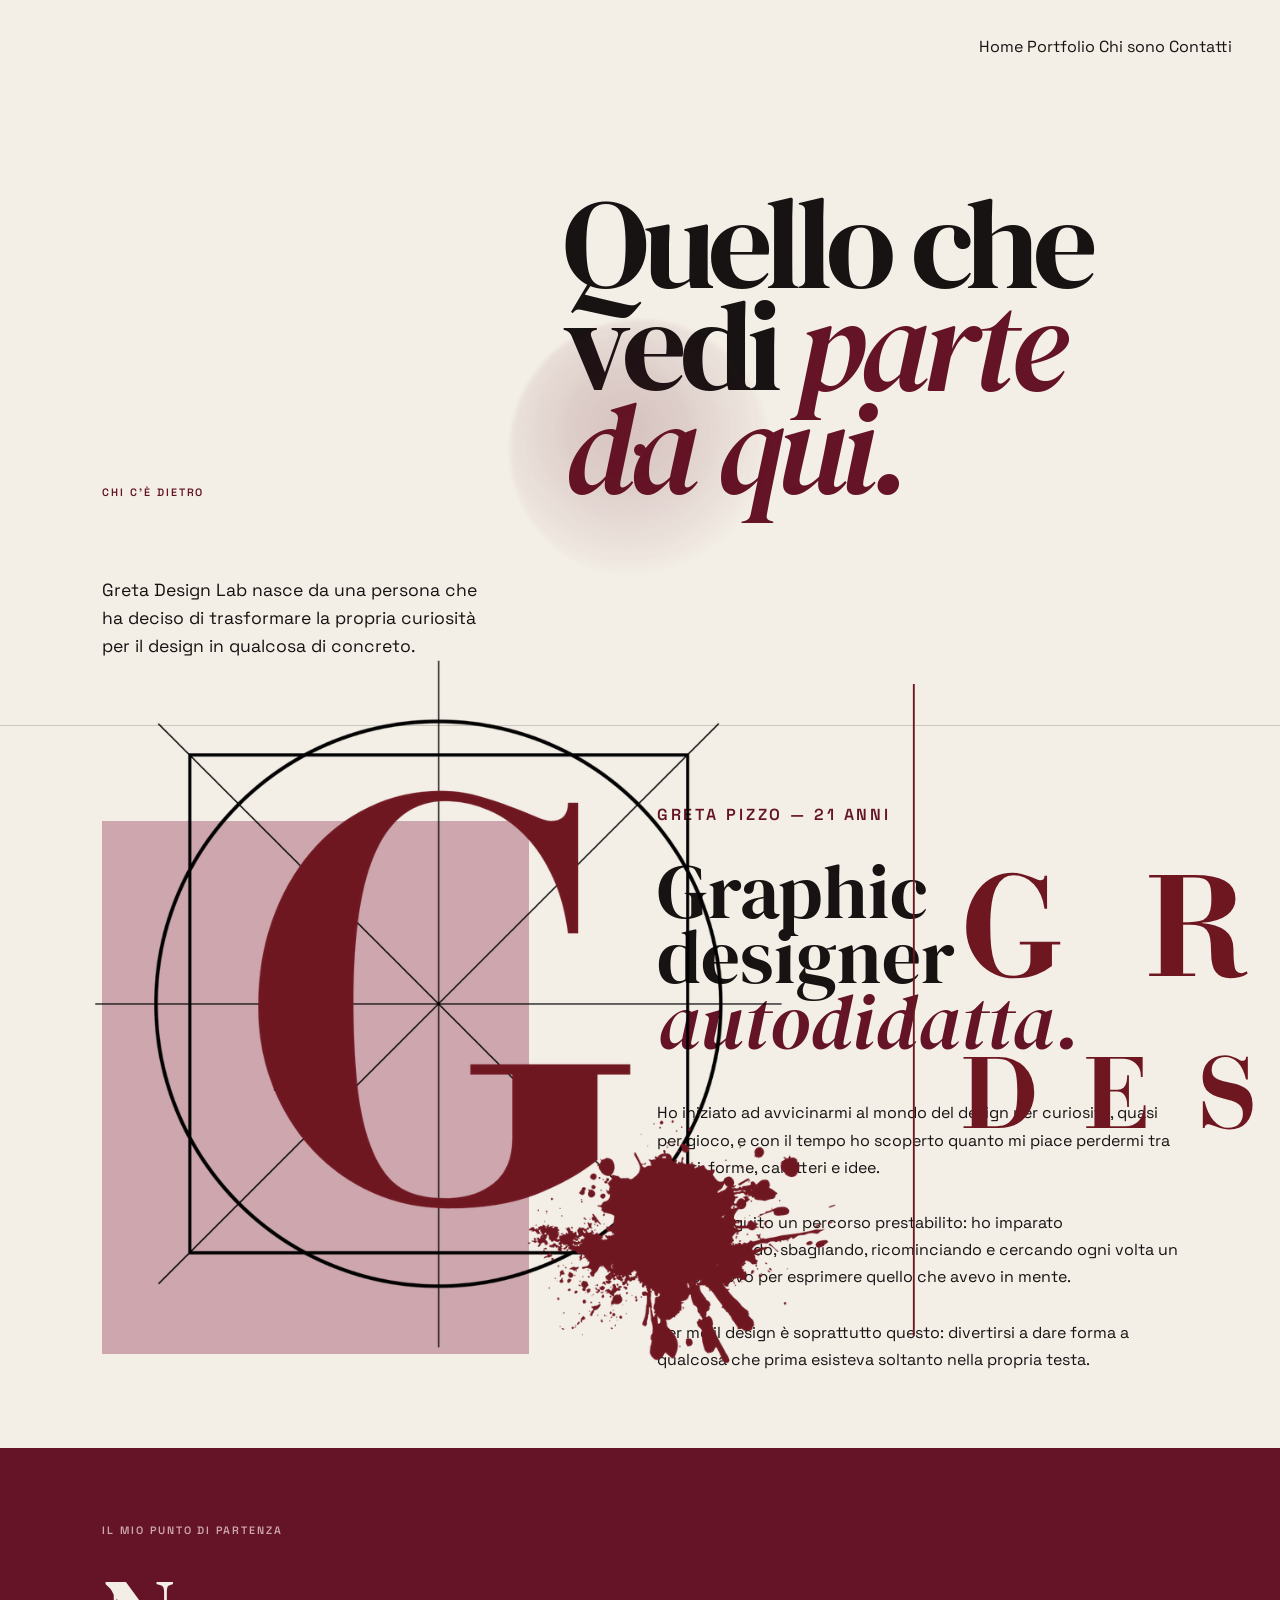
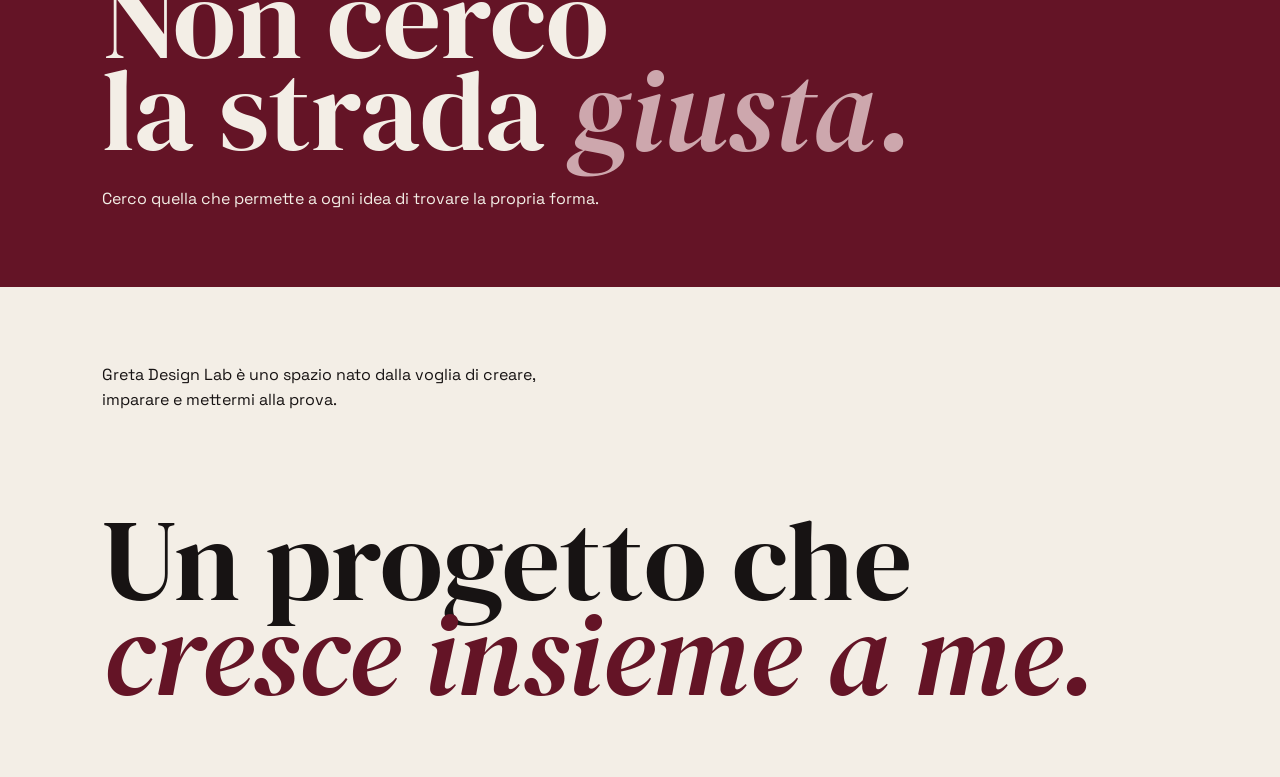
<file: chiedono.html>
<!DOCTYPE html>
<html lang="it">
<head>
  <meta charset="UTF-8">
  <meta name="viewport" content="width=device-width, initial-scale=1.0">

  <title>Chi sono — Greta Design Lab</title>

  <link rel="stylesheet" href="style.css">
</head>

<body>

  <div class="page-transition" aria-hidden="true">
    <div class="ink-blob ink-blob-1"></div>
    <div class="ink-blob ink-blob-2"></div>
    <div class="ink-blob ink-blob-3"></div>
    <div class="ink-blob ink-blob-4"></div>

    <div class="transition-label">CHI SONO</div>
  </div>


  <header class="navbar">

    <a href="index.html" class="nav-logo">
      <img src="IMG-20260904-WA0041.jpg" alt="Greta Design Lab">
    </a>

    <nav class="nav-links">
      <a href="index.html">Home</a>
      <a href="portfolio.html">Portfolio</a>
      <a href="chi-sono.html" class="active">Chi sono</a>
      <a href="contatti.html">Contatti</a>
    </nav>

  </header>


  <main class="about-page">

    <section class="about-intro">

      <p class="eyebrow">CHI C'È DIETRO</p>

      <h1>
        Quello che<br>
        vedi <span>parte da qui.</span>
      </h1>

      <p class="about-intro-text">
        Greta Design Lab nasce da una persona che ha deciso di trasformare
        la propria curiosità per il design in qualcosa di concreto.
      </p>

    </section>


    <section class="about-story">

      <div class="about-image">
        <div class="image-placeholder">
          <span>LA MIA FOTO</span>
        </div>
      </div>


      <div class="about-copy">

        <p class="about-small-title">GRETA PIZZO — 21 ANNI</p>

        <h2>
          Graphic designer<br>
          <em>autodidatta.</em>
        </h2>

        <p>
          Ho iniziato ad avvicinarmi al mondo del design per curiosità,
          quasi per gioco, e con il tempo ho scoperto quanto mi piace
          perdermi tra colori, forme, caratteri e idee.
        </p>

        <p>
          Non ho seguito un percorso prestabilito: ho imparato
          sperimentando, sbagliando, ricominciando e cercando ogni volta
          un modo nuovo per esprimere quello che avevo in mente.
        </p>

        <p>
          Per me il design è soprattutto questo: divertirsi a dare forma
          a qualcosa che prima esisteva soltanto nella propria testa.
        </p>

      </div>

    </section>


    <section class="about-manifesto">

      <p class="eyebrow">IL MIO PUNTO DI PARTENZA</p>

      <h2>
        Non cerco<br>
        la strada <em>giusta.</em>
      </h2>

      <p>
        Cerco quella che permette a ogni idea di trovare la propria forma.
      </p>

    </section>


    <section class="about-final">

      <p>
        Greta Design Lab è uno spazio nato dalla voglia di creare,
        imparare e mettermi alla prova.
      </p>

      <p class="large-final-text">
        Un progetto che<br>
        <em>cresce insieme a me.</em>
      </p>

    </section>

  </main>


  <script src="script.js"></script>

</body>
</html>
</file>
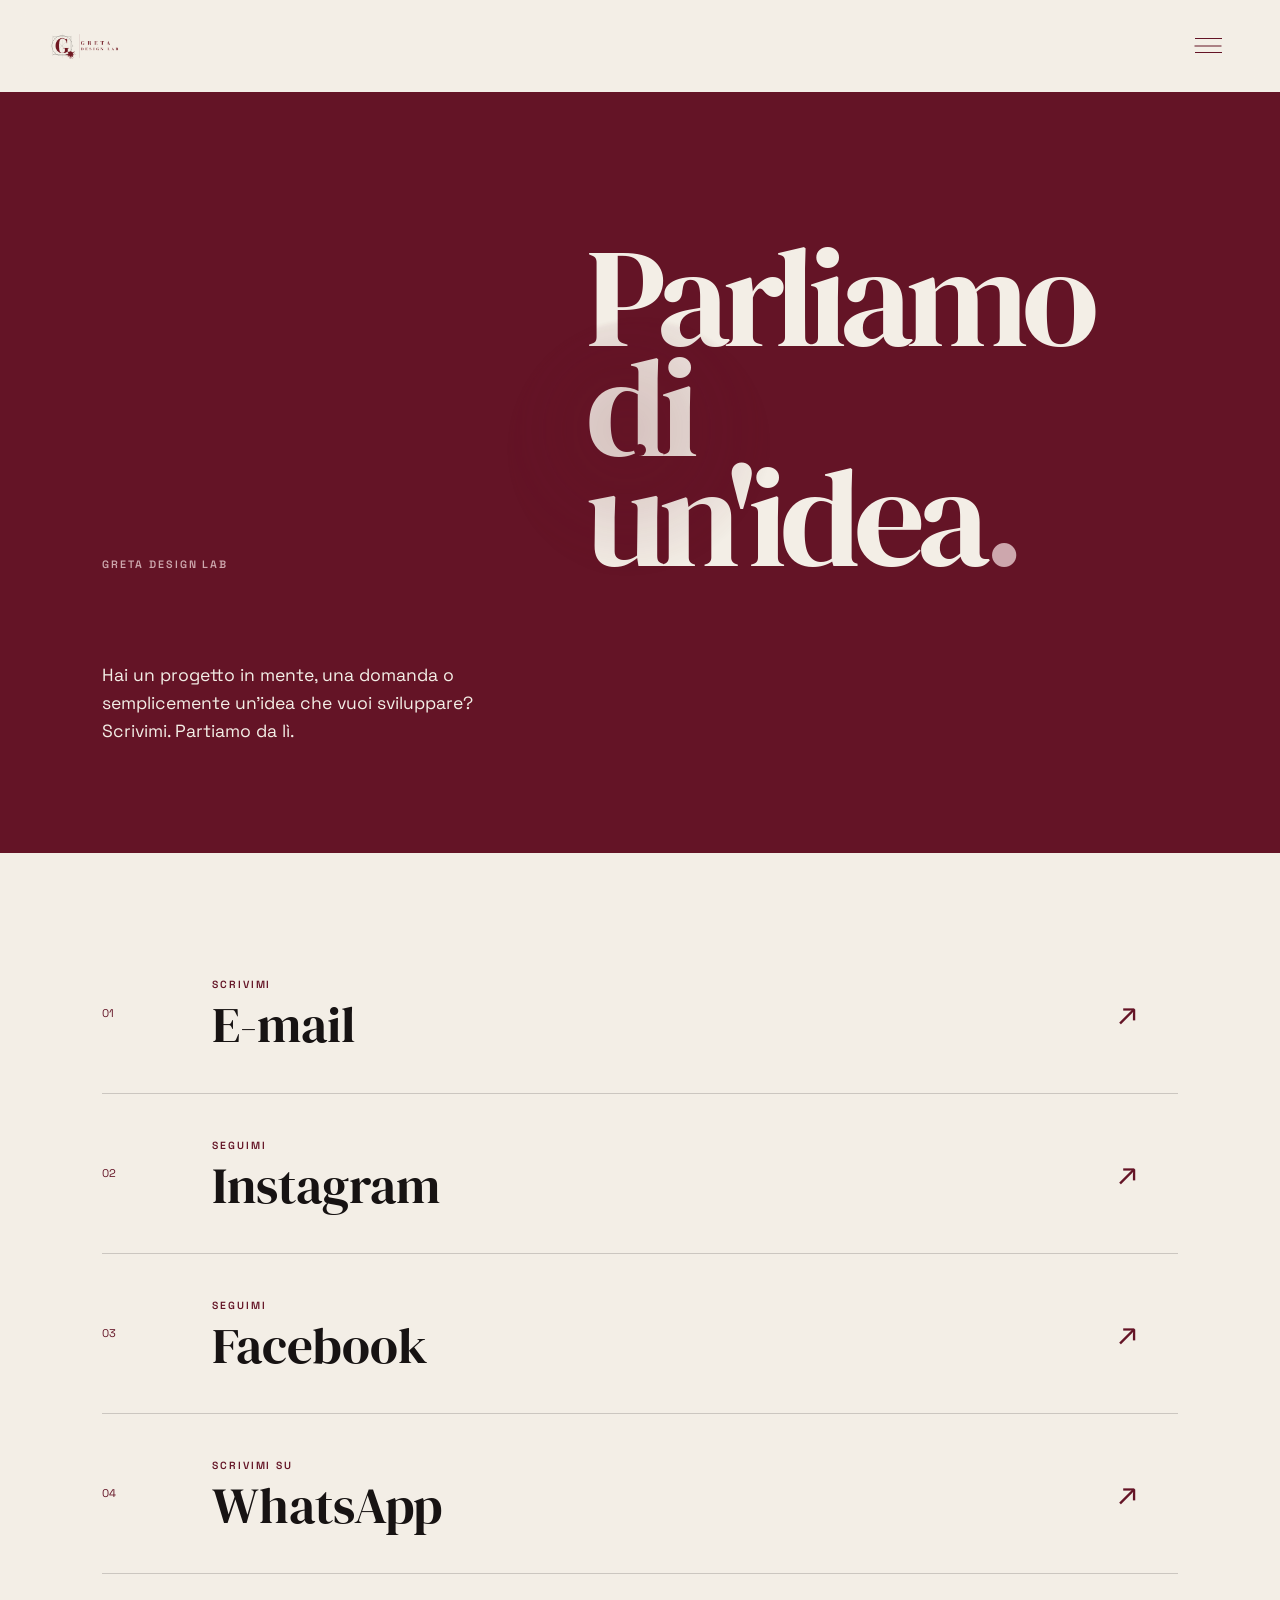
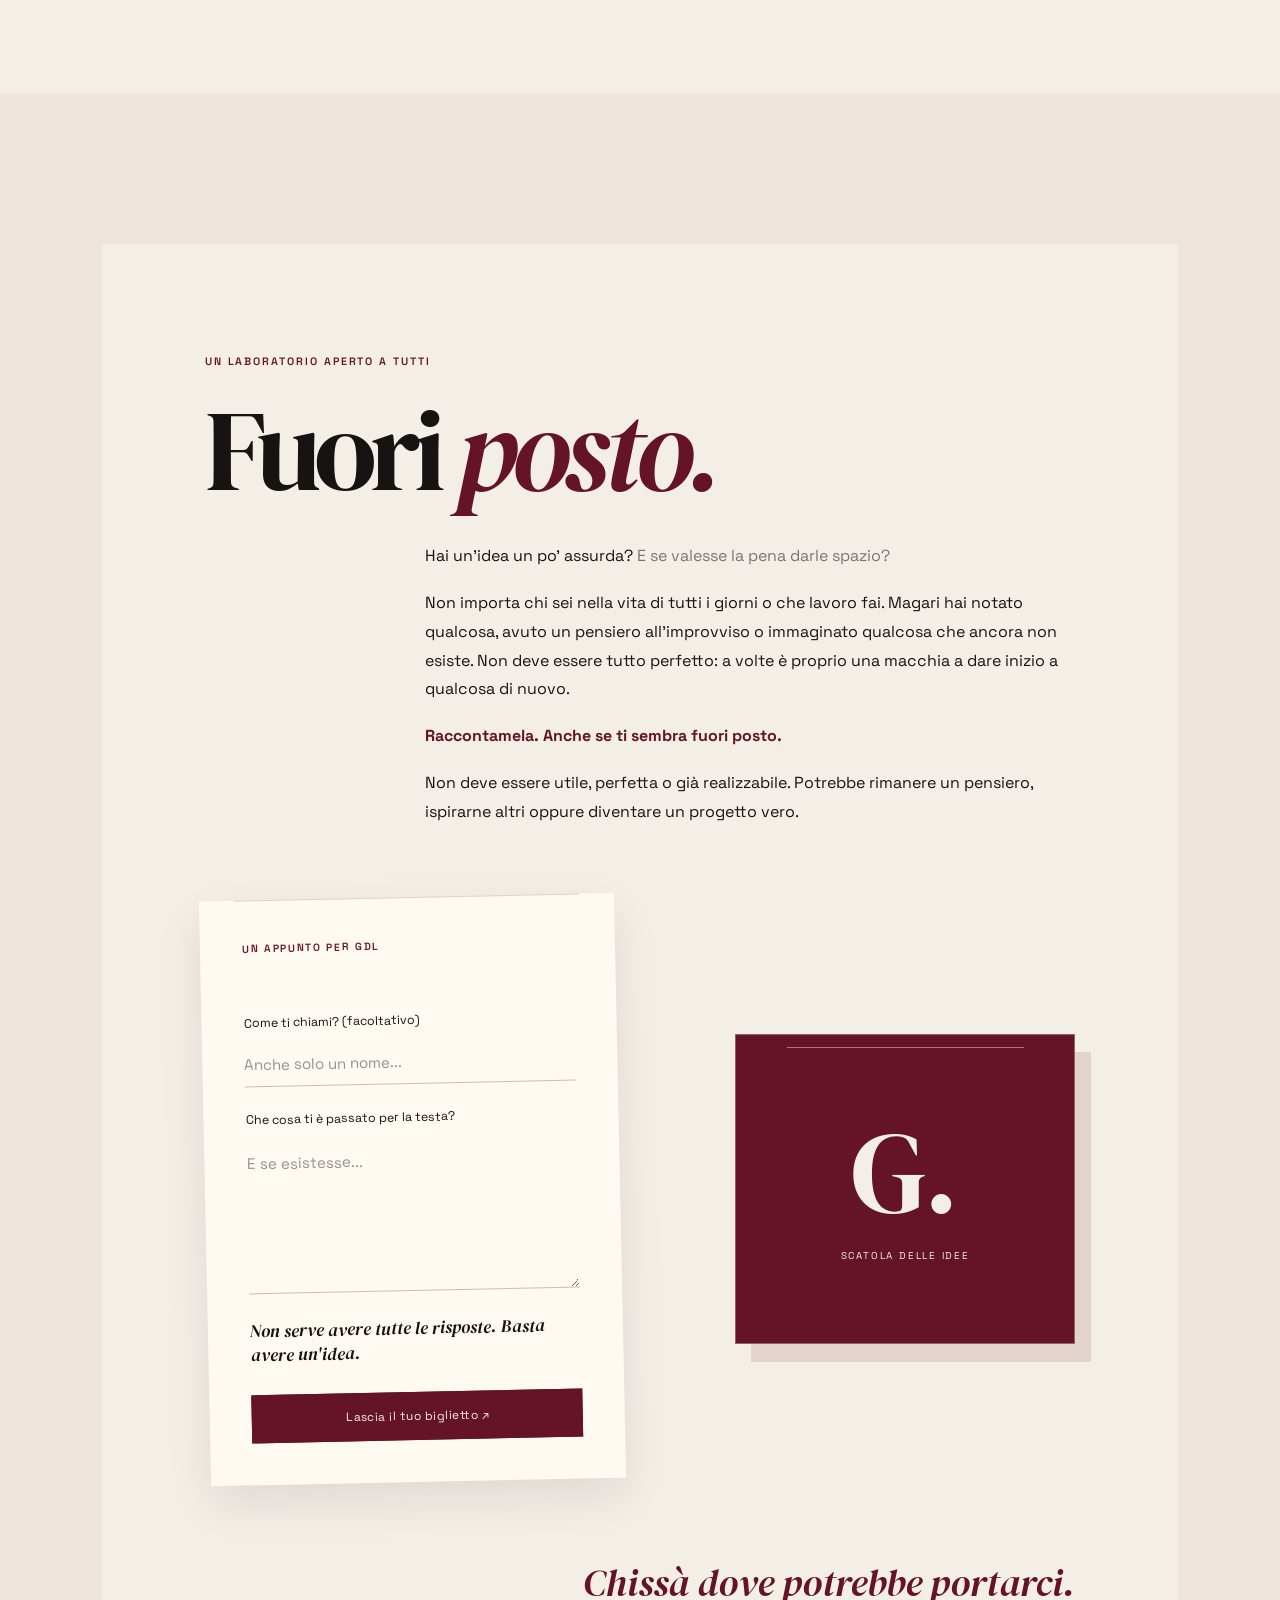
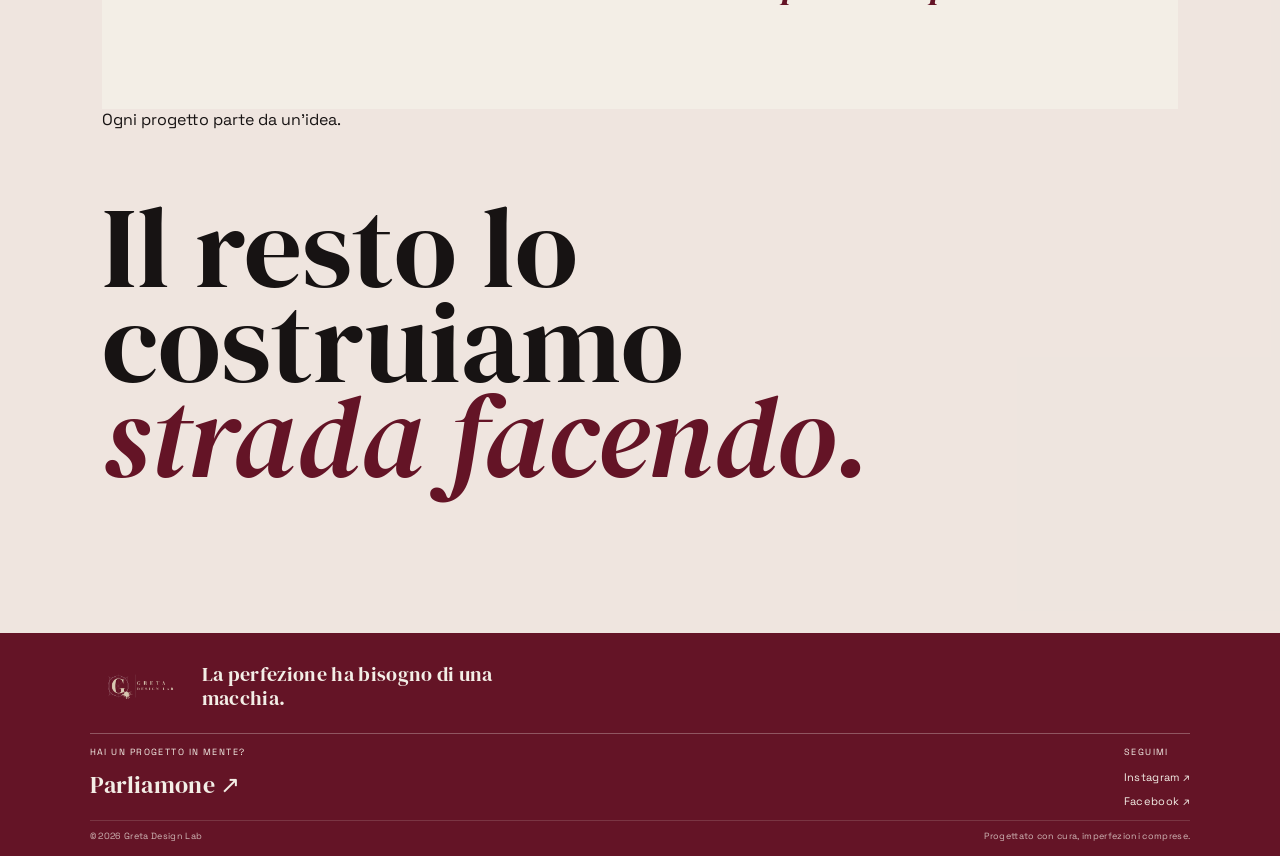
<file: contatti.html>
<!DOCTYPE html>
<html lang="it">
<head>
  <meta charset="UTF-8">
  <meta name="viewport" content="width=device-width, initial-scale=1.0">

  <title>Contatti — Greta Design Lab</title>

  <link rel="stylesheet" href="style.css">
</head>

<body>

  <div class="page-transition" id="pageTransition">
  <div class="ink-transition one"></div>
  <div class="ink-transition two"></div>
  <div class="ink-transition three"></div>
  <div class="ink-transition four"></div>
  <div class="transition-name" id="transitionName">CONTATTI</div>
</div>


<header class="navbar">
  <a href="index.html" class="nav-logo-link" data-name="Home">
    <img class="nav-logo" src="IMG-20260904-WA0041.jpg" alt="Greta Design Lab">
  </a>

  <button class="menu-toggle" id="menuToggle"
          aria-label="Apri menu" aria-expanded="false" type="button">
    <span class="menu-lines"></span>
  </button>
</header>

<div class="menu-overlay" id="menuOverlay">
  <div class="menu-content">
    <a href="index.html" class="menu-item" data-name="Home">
      <span class="menu-item-number">01</span>Home
    </a>
    <a href="portfolio.html" class="menu-item" data-name="Portfolio">
      <span class="menu-item-number">02</span>Portfolio
    </a>
    <a href="chi-sono.html" class="menu-item" data-name="Chi sono">
      <span class="menu-item-number">03</span>Chi sono
    </a>
    <a href="contatti.html" class="menu-item" data-name="Contatti">
      <span class="menu-item-number">04</span>Contatti
    </a>
    <a href="lab.html" class="menu-item lab-menu" data-name="Lab">
      <span class="menu-item-number">05</span>Lab
    </a>
  </div>

  <div class="menu-info">
    Greta Design Lab<br>
    Precisione / Forma / Imperfezione
  </div>
</div>

  <main class="contact-page">

    <section class="contact-intro">

      <p class="eyebrow">GRETA DESIGN LAB</p>

      <h1>
        Parliamo di<br>
        un'idea<span>.</span>
      </h1>

      <p class="contact-intro-text">
        Hai un progetto in mente, una domanda o semplicemente un'idea
        che vuoi sviluppare?
        Scrivimi. Partiamo da lì.
      </p>

    </section>

    <section class="contact-details">

      <a href="mailto:greta.design.lab@gmail.com" class="contact-item">

        <span class="contact-number">01</span>

        <div>
          <p class="contact-label">SCRIVIMI</p>
          <h2>E-mail</h2>
        </div>

        <span class="contact-arrow">↗</span>

      </a>


      <a href="https://www.instagram.com/" target="_blank" class="contact-item">

        <span class="contact-number">02</span>

        <div>
          <p class="contact-label">SEGUIMI</p>
          <h2>Instagram</h2>
        </div>

        <span class="contact-arrow">↗</span>

      </a>

<a href="https://www.facebook.com/share/19fDPvXaYY/"
   target="_blank"
   rel="noopener noreferrer"
   class="contact-item">

  <span class="contact-number">03</span>

  <div>
    <p class="contact-label">SEGUIMI</p>
    <h2>Facebook</h2>
  </div>

  <span class="contact-arrow">↗</span>

</a>
      
<a href="https://wa.me/393334908492"
   target="_blank"
   rel="noopener noreferrer"
   class="contact-item">

  <span class="contact-number">04</span>

  <div>
    <p class="contact-label">SCRIVIMI SU</p>
    <h2>WhatsApp</h2>
  </div>

  <span class="contact-arrow">↗</span>

</a>


    </section>


    <section class="contact-final">

      <section class="idea-space" id="fuori-posto">

  <p class="eyebrow">UN LABORATORIO APERTO A TUTTI</p>

  <h2 class="idea-title">
    Fuori <em>posto.</em>
  </h2>

  <div class="idea-intro">
   <p class="idea-lead">
  Hai un'idea un po' assurda?
  <span class="idea-lead-highlight">E se valesse la pena darle spazio?</span>
</p>

    <p>
      Non importa chi sei nella vita di tutti i giorni o che lavoro fai. Magari hai notato qualcosa, avuto un pensiero all'improvviso o immaginato qualcosa che ancora non esiste. 
      Non deve essere tutto perfetto: a volte è proprio una macchia a dare inizio a qualcosa di nuovo. 

    <p>
      <strong>Raccontamela. Anche se ti sembra fuori posto.</strong>
    </p>

    <p>
      Non deve essere utile, perfetta o già realizzabile.
      Potrebbe rimanere un pensiero, ispirarne altri
      oppure diventare un progetto vero.
    </p>
  </div>

  <div class="idea-workspace">

    <form
  class="idea-note"
  id="ideaForm"
  action="https://formspree.io/f/xjygjpkq"
  method="POST"
>
<div class="idea-plane" id="ideaPlane" aria-hidden="true">
  <svg viewBox="0 0 60 42" xmlns="http://www.w3.org/2000/svg">
    <path d="M3 19 L56 3 L39 38 L29 25 Z" />
    <path d="M29 25 L56 3 L34 30 Z" />
    <path d="M29 25 L27 37 L39 38 Z" />
  </svg>
</div>
      
      <p class="idea-note-label">UN APPUNTO PER GDL</p>
<input
  type="hidden"
  name="_subject"
  value="Nuova idea — Fuori posto | Greta Design Lab"
>
      <label for="idea-name">Come ti chiami? (facoltativo)</label>
      <input
        type="text"
        id="idea-name"
        name="name"
        placeholder="Anche solo un nome..."
        autocomplete="name"
      >

      <label for="idea-message">Che cosa ti è passato per la testa?</label>
      <textarea
        id="idea-message"
        name="message"
        rows="5"
        placeholder="E se esistesse..."
        required
      ></textarea>

      <p class="idea-note-foot">
        Non serve avere tutte le risposte.
        Basta avere un'idea.
      </p>

  <button type="submit" class="idea-submit" id="ideaSubmit">
        Lascia il tuo biglietto ↗
      </button>
    </form>

    <div class="idea-box" id="ideaBox" aria-hidden="true">
      <span class="idea-box-mark">G.</span>
      <span class="idea-box-label">SCATOLA DELLE IDEE</span>
    </div>

  </div>
<p class="idea-status" id="ideaStatus" role="status" aria-live="polite"></p>
        
  <p class="idea-outro">
    Chissà dove potrebbe portarci.
  </p>

</section>

      <p>
        Ogni progetto parte da un'idea.
      </p>

      <h2>
        Il resto lo costruiamo<br>
        <em>strada facendo.</em>
      </h2>

    </section>


    
<footer class="site-footer">

  <div class="footer-top">
    <div class="footer-brand">

      <a href="index.html" class="footer-logo-link" aria-label="Greta Design Lab - Home">
        <img
          src="IMG-20260904-WA0044.jpg"
          alt="Greta Design Lab"
          class="footer-logo"
        >
      </a>

      <p class="footer-slogan">
        La perfezione ha bisogno di una macchia.
      </p>

    </div>
  </div>

  <div class="footer-main">

    <div class="footer-contact">
      <span class="footer-label">Hai un progetto in mente?</span>
      <a href="contatti.html" class="footer-contact-link">
        Parliamone <span aria-hidden="true">↗</span>
      </a>
    </div>

    <div class="footer-socials">
      <span class="footer-label">Seguimi</span>

      <a href="https://www.instagram.com/gretadesignlab?vrfl=MWl6dWV5em41Mjd1bw==" target="_blank" rel="noopener noreferrer">
        Instagram <span aria-hidden="true">↗</span>
      </a>

      <a href="https://www.facebook.com/share/19fDPvXaYY/" target="_blank" rel="noopener noreferrer">
        Facebook <span aria-hidden="true">↗</span>
      </a>
    </div>

  </div>

  <div class="footer-bottom">
    <span>© 2026 Greta Design Lab</span>
    <span>Progettato con cura, imperfezioni comprese.</span>
  </div>

</footer>


  </main>


  <script src="script.js" defer></script>

</body>
</html>
</file>
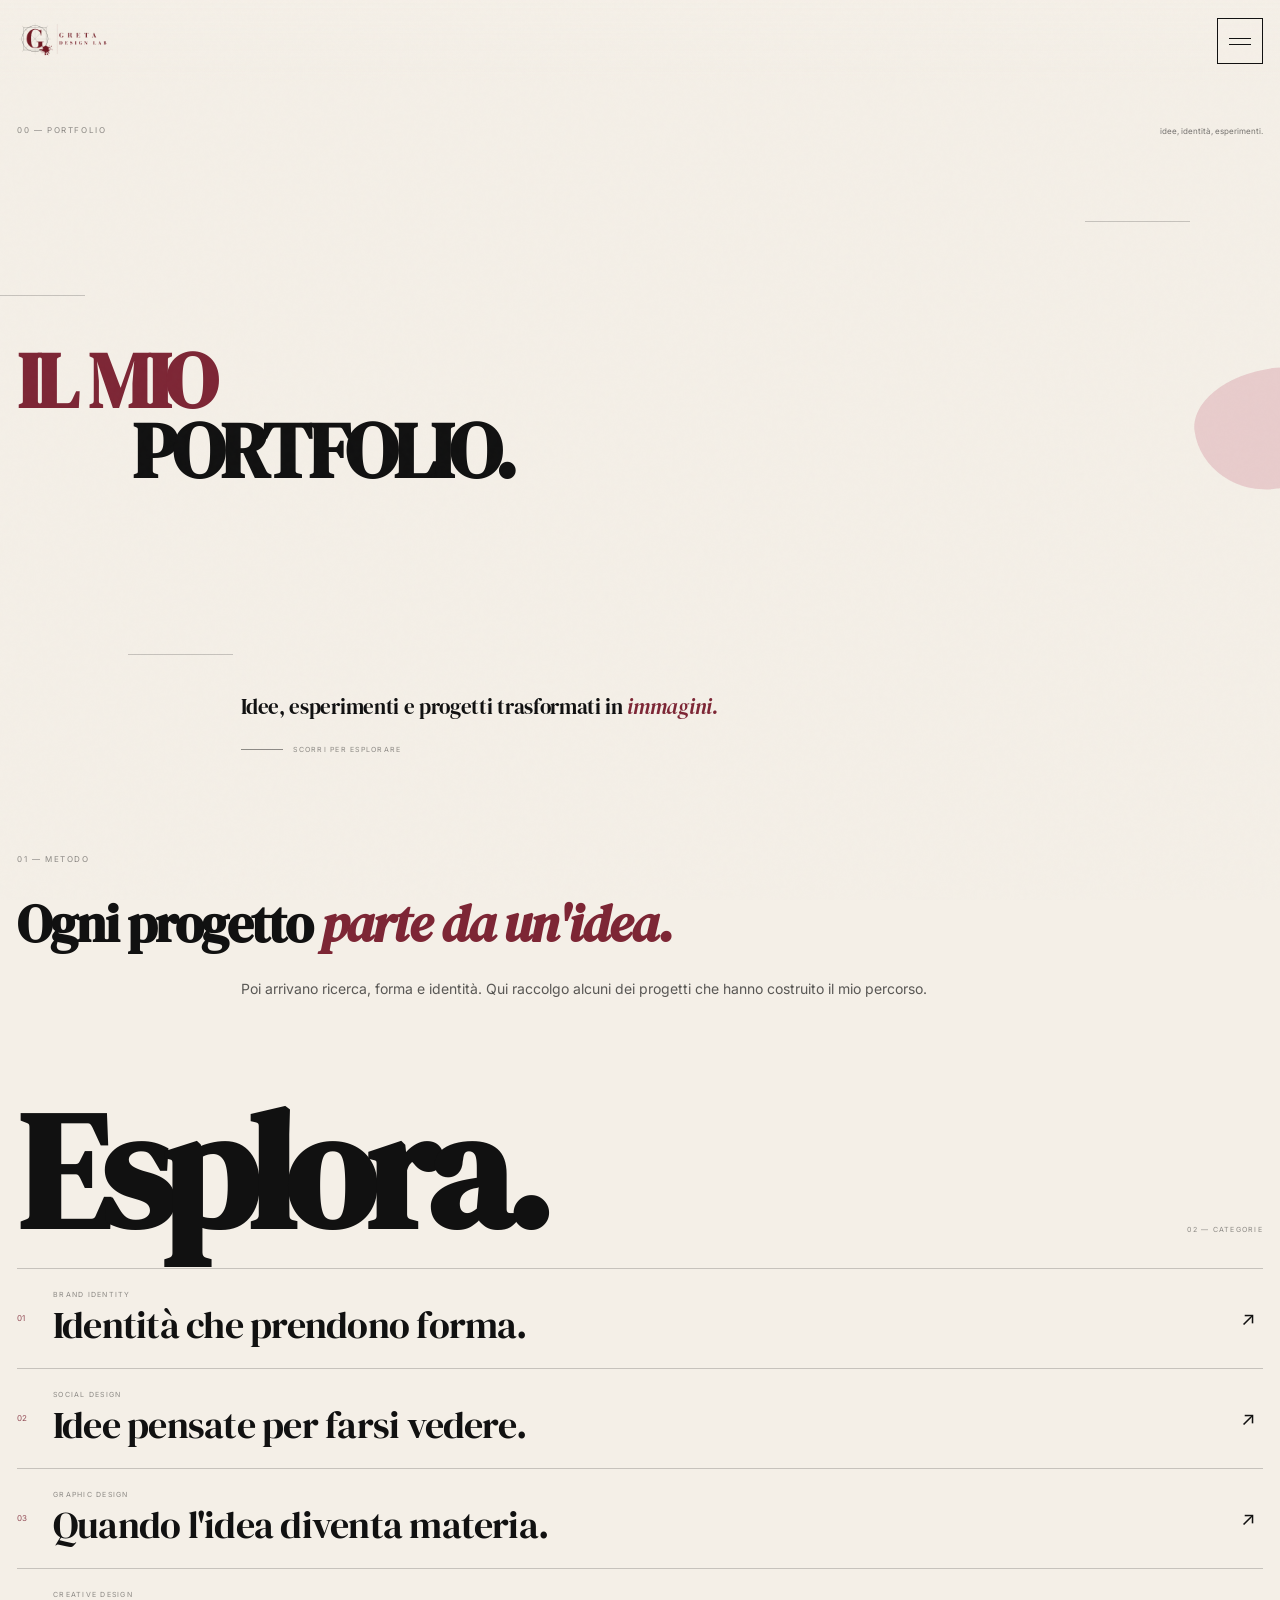
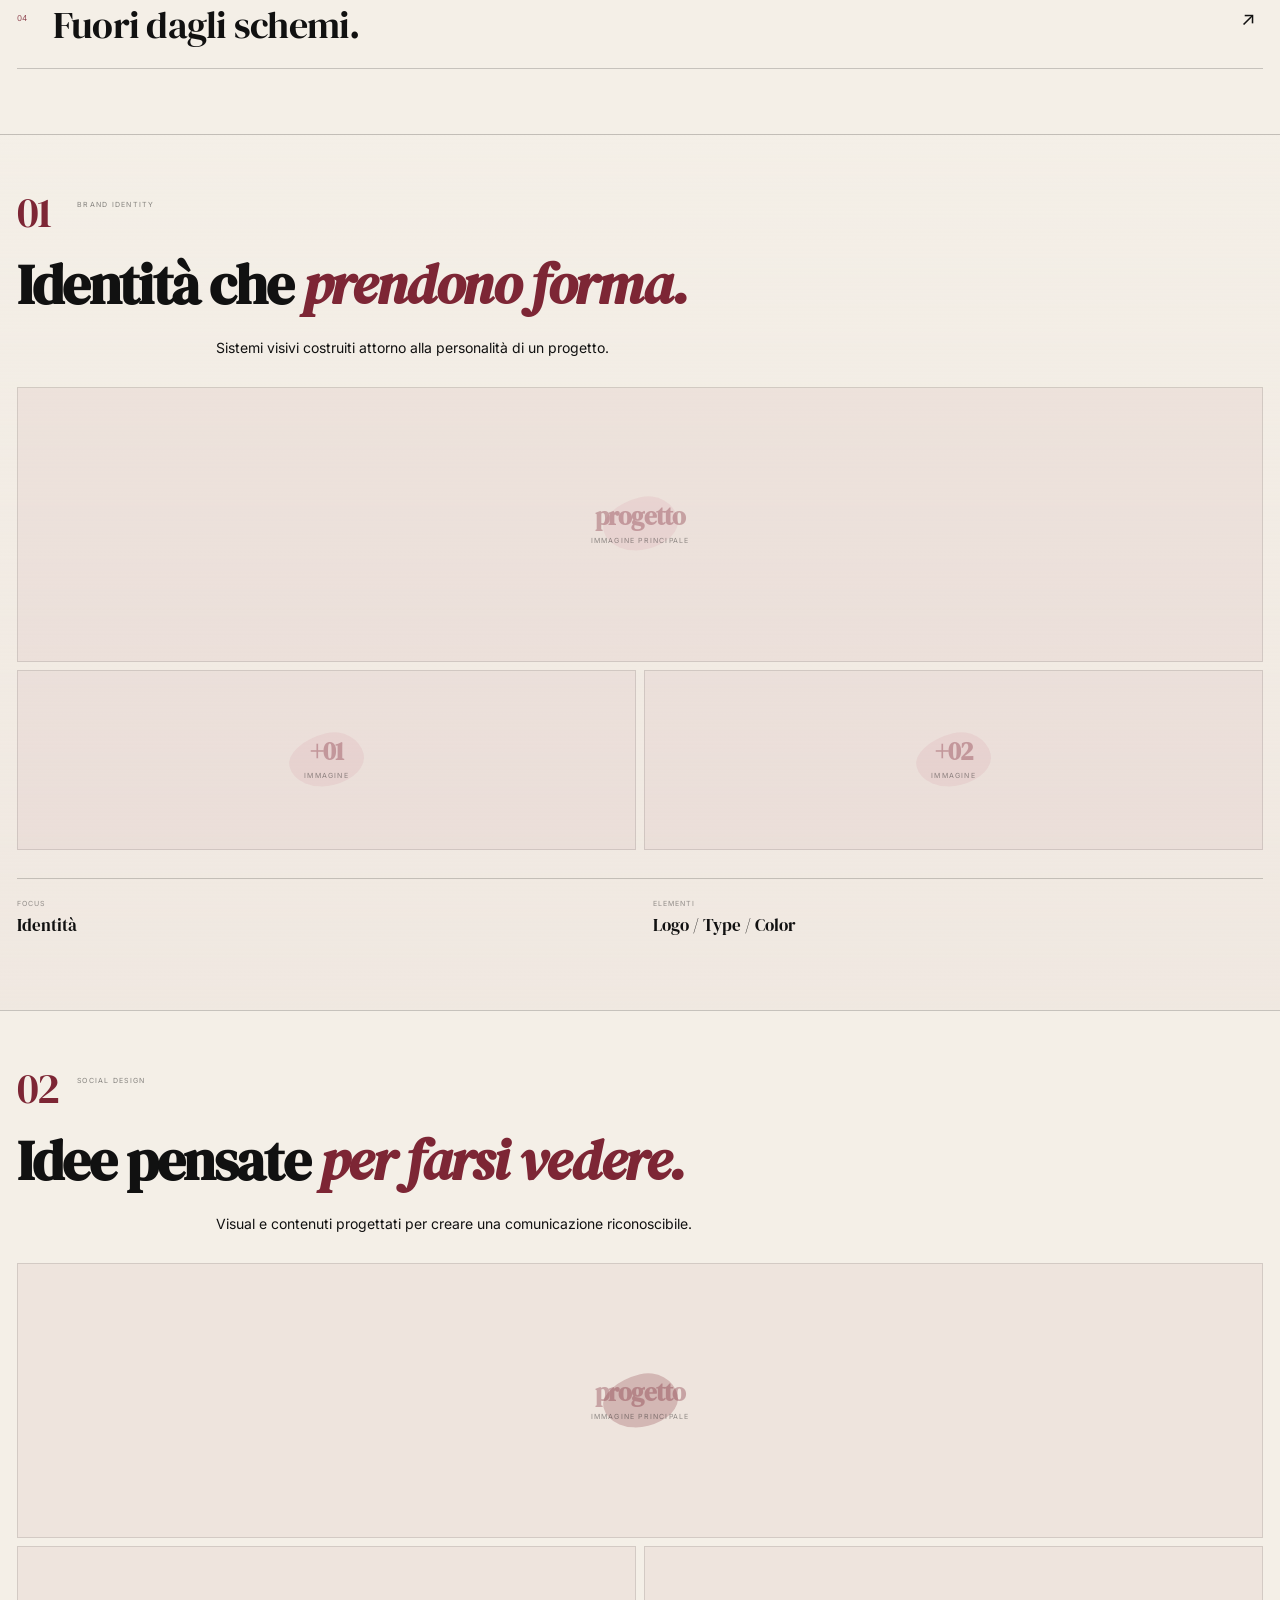
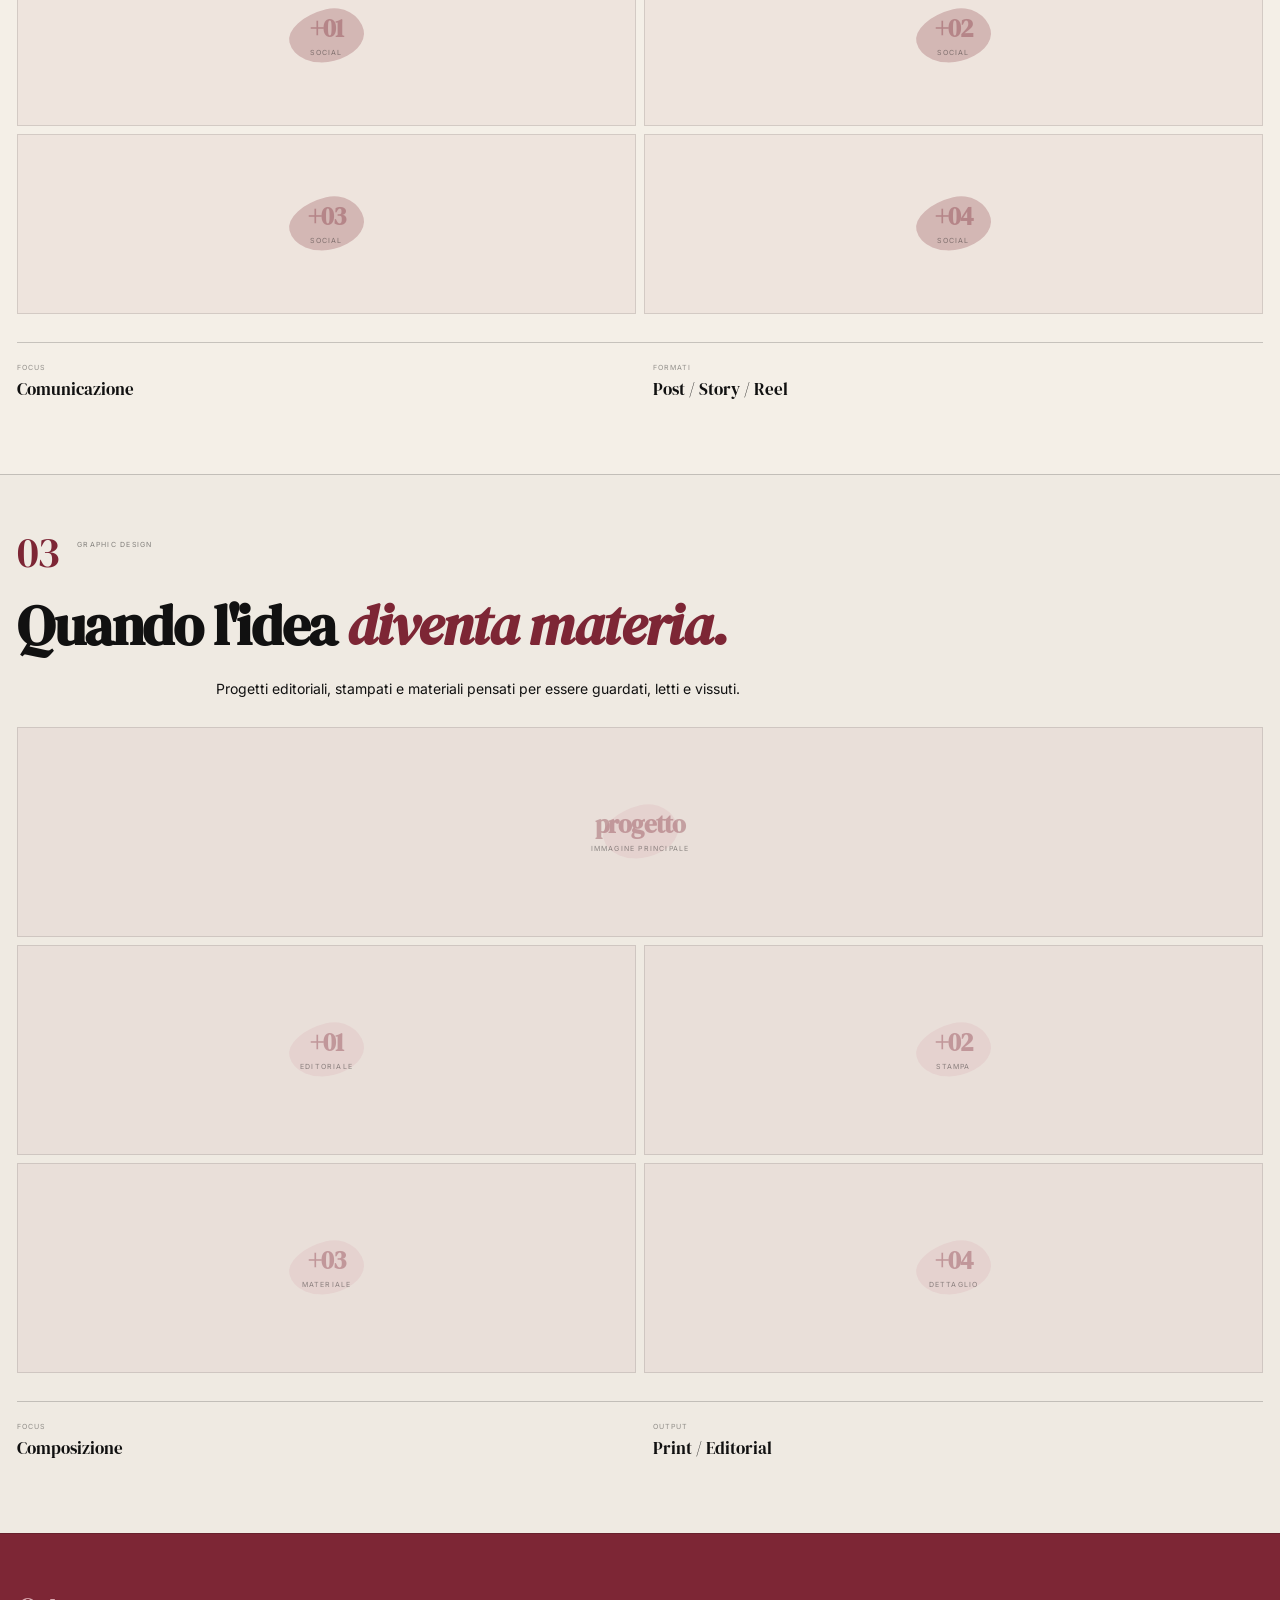
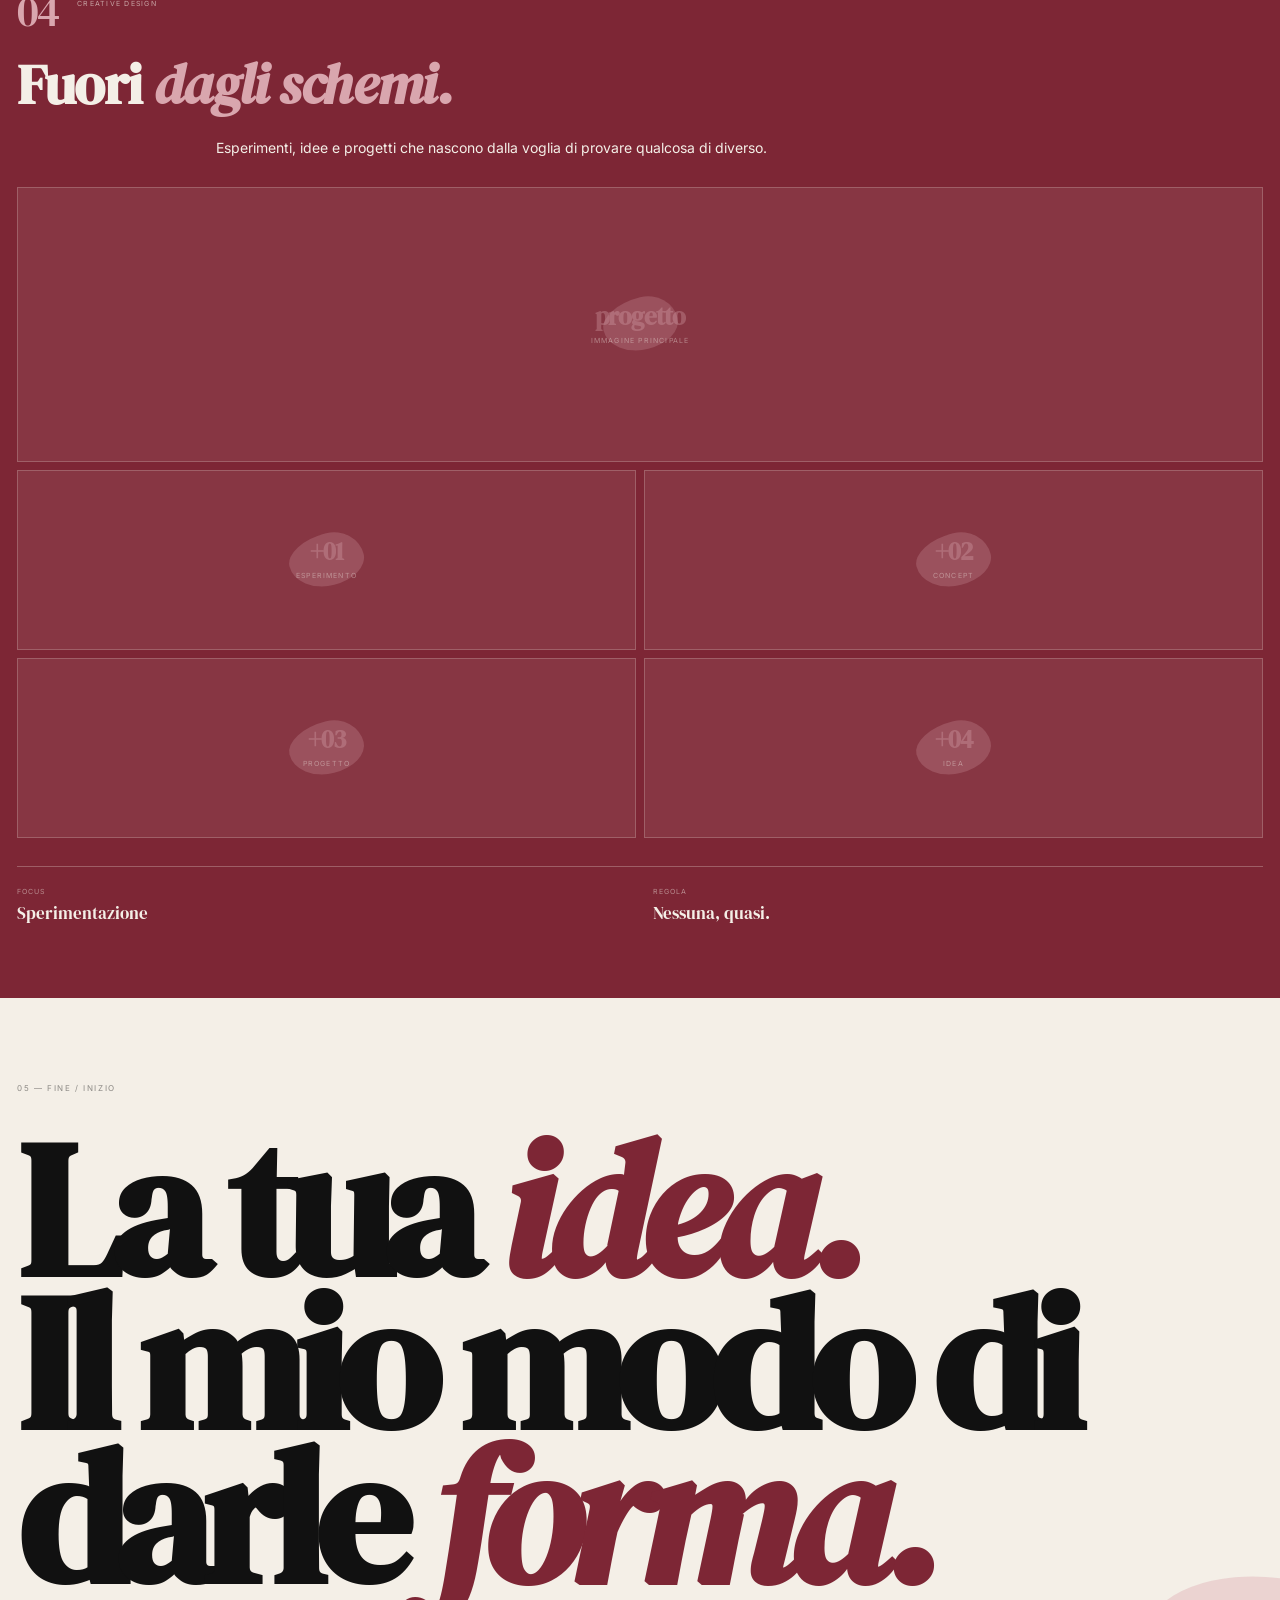
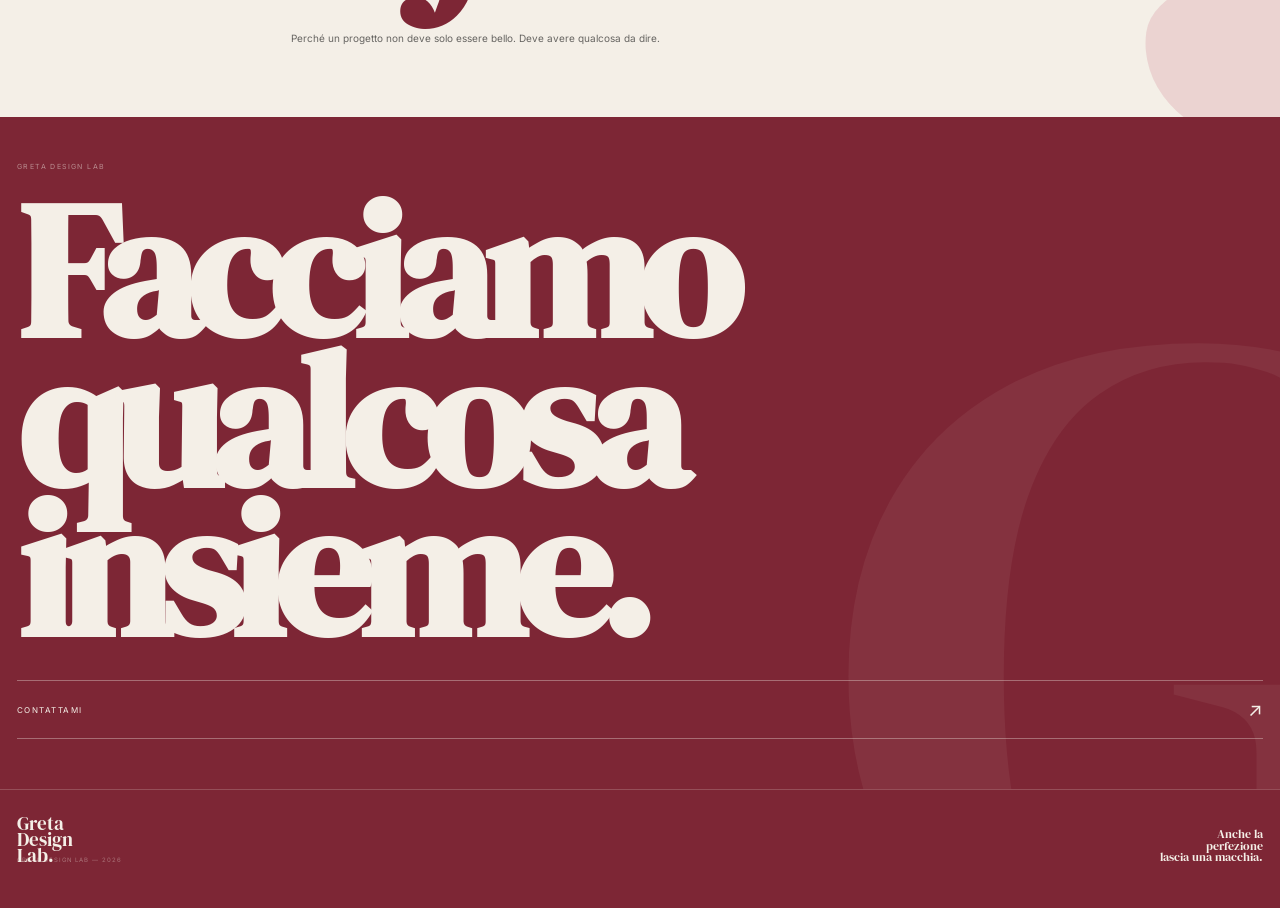
<file: mobile-portfolio.html>
<!DOCTYPE html>
<html lang="it">

<head>

  <meta charset="UTF-8">

  <meta
    name="viewport"
    content="width=device-width, initial-scale=1.0, viewport-fit=cover"
  >

  <meta
    name="theme-color"
    content="#f4efe7"
  >

  <title>Portfolio — Greta Design Lab</title>

  <link rel="preconnect" href="https://fonts.googleapis.com">
  <link rel="preconnect" href="https://fonts.gstatic.com" crossorigin>

  <link
    href="https://fonts.googleapis.com/css2?family=DM+Serif+Display:ital@0;1&family=Inter:wght@300;400;500;600&display=swap"
    rel="stylesheet"
  >


  <style>

    /* ==================================================
       VARIABLES
    ================================================== */

    :root {
      --burgundy: #7d2635;
      --burgundy-dark: #641e2b;

      --cream: #f4efe7;

      --black: #111111;

      --pink: #d9a6ae;

      --line: rgba(17,17,17,.20);

      --serif:
        "DM Serif Display",
        Georgia,
        serif;

      --sans:
        "Inter",
        Arial,
        sans-serif;
    }


    /* ==================================================
       RESET
    ================================================== */

    * {
      box-sizing: border-box;
      margin: 0;
      padding: 0;
    }

    html {
      background: var(--cream);
      scroll-behavior: smooth;
    }

    body {
      background: var(--cream);
      color: var(--black);

      font-family: var(--sans);

      overflow-x: hidden;

      -webkit-font-smoothing: antialiased;
    }

    body.menu-open {
      overflow: hidden;
    }

    a,
    button {
      -webkit-tap-highlight-color: transparent;
    }

    button {
      font-family: inherit;
    }


    /* ==================================================
       NOISE
    ================================================== */

    body::before {
      content: "";

      position: fixed;
      inset: 0;

      pointer-events: none;

      z-index: 1900;

      opacity: .025;

      background-image:
        url("data:image/svg+xml,%3Csvg viewBox='0 0 180 180' xmlns='http://www.w3.org/2000/svg'%3E%3Cfilter id='n'%3E%3CfeTurbulence type='fractalNoise' baseFrequency='.8' numOctaves='3' stitchTiles='stitch'/%3E%3C/filter%3E%3Crect width='100%25' height='100%25' filter='url(%23n)' opacity='.7'/%3E%3C/svg%3E");
    }


    /* ==================================================
       INTRO
    ================================================== */

    .intro {
      position: fixed;
      inset: 0;

      z-index: 3000;

      background: var(--burgundy);
      color: var(--cream);

      display: flex;
      align-items: center;
      justify-content: center;

      pointer-events: none;

      animation:
        introOut 1s
        cubic-bezier(.77,0,.18,1)
        1.05s
        forwards;
    }

    .intro-name {
      font-family: var(--serif);

      font-size: 23vw;

      line-height: .75;

      letter-spacing: -.07em;

      animation:
        introName .8s
        cubic-bezier(.2,.8,.2,1)
        forwards;
    }

    @keyframes introName {

      0% {
        opacity: 0;
        transform:
          translateY(25px)
          scale(.92);
      }

      45% {
        opacity: 1;
      }

      100% {
        opacity: 1;
        transform:
          translateY(0)
          scale(1);
      }

    }

    @keyframes introOut {

      0% {
        clip-path: inset(0);
      }

      100% {
        clip-path: inset(0 0 100% 0);
      }

    }


    /* ==================================================
       NAVBAR
    ================================================== */

    .navbar {
      position: fixed;

      top: 0;
      left: 0;

      width: 100%;
      height: 82px;

      padding: 8px 17px;

      display: flex;
      align-items: center;
      justify-content: space-between;

      z-index: 800;

      background:
        linear-gradient(
          to bottom,
          rgba(244,239,231,.94),
          rgba(244,239,231,.65),
          transparent
        );
    }

    .logo {
      width: 92px;
      height: 92px;

      object-fit: contain;

      transition:
        transform .55s
        cubic-bezier(.2,.8,.2,1);
    }

    .logo:active {
      transform:
        rotate(-12deg)
        scale(1.08);
    }


    /* ==================================================
       MENU BUTTON
    ================================================== */

    .menu-button {
      width: 46px;
      height: 46px;

      border: 1px solid var(--black);

      background:
        rgba(244,239,231,.75);

      display: flex;
      flex-direction: column;
      justify-content: center;

      gap: 5px;

      padding: 0 11px;

      position: relative;

      z-index: 900;

      cursor: pointer;

      transition:
        transform .45s
        cubic-bezier(.2,.8,.2,1),
        background .3s ease;
    }

    .menu-button span {
      display: block;

      width: 100%;
      height: 1px;

      background: var(--black);

      transition:
        transform .45s
        cubic-bezier(.2,.8,.2,1),
        opacity .25s ease;
    }

    .menu-button.active {
      background: var(--cream);

      transform: rotate(90deg);
    }

    .menu-button.active span:first-child {
      transform:
        translateY(3px)
        rotate(45deg);
    }

    .menu-button.active span:last-child {
      transform:
        translateY(-3px)
        rotate(-45deg);
    }


    /* ==================================================
       MENU OVERLAY
       NON CAMBIARE
    ================================================== */

    .menu-overlay {
      position: fixed;
      inset: 0;

      z-index: 700;

      background: var(--burgundy);
      color: var(--cream);

      padding: 120px 18px 28px;

      display: flex;
      flex-direction: column;
      justify-content: space-between;

      clip-path:
        inset(0 0 100% 0);

      transition:
        clip-path .75s
        cubic-bezier(.77,0,.18,1);
    }

    .menu-overlay.open {
      clip-path: inset(0);
    }

    .menu-meta {
      font-size: 8px;

      letter-spacing: .2em;

      text-transform: uppercase;

      opacity: .55;
    }

    .menu-links {
      display: flex;

      flex-direction: column;

      gap: 18px;
    }

    .menu-link {
      color: var(--cream);

      text-decoration: none;

      font-family: var(--serif);

      font-size: 18vw;

      line-height: .72;

      letter-spacing: -.06em;

      transform: translateX(-30px);

      opacity: 0;

      transition:
        transform .6s
        cubic-bezier(.2,.8,.2,1),
        opacity .45s ease,
        color .25s ease;
    }

    .menu-overlay.open .menu-link {
      transform: translateX(0);

      opacity: 1;
    }

    .menu-overlay.open .menu-link:nth-child(1) {
      transition-delay: .08s;
    }

    .menu-overlay.open .menu-link:nth-child(2) {
      transition-delay: .13s;
    }

    .menu-overlay.open .menu-link:nth-child(3) {
      transition-delay: .18s;
    }

    .menu-overlay.open .menu-link:nth-child(4) {
      transition-delay: .23s;
    }

    .menu-link:active {
      color: var(--pink);

      transform:
        translateX(14px)
        skewX(-3deg);
    }

    .menu-footer {
      display: flex;

      justify-content: space-between;

      font-size: 8px;

      letter-spacing: .16em;

      text-transform: uppercase;

      opacity: .5;
    }


    /* ==================================================
       PORTFOLIO HERO
    ================================================== */

    .portfolio-hero {
      min-height: 91svh;

      padding:
        125px
        17px
        65px;

      position: relative;

      display: flex;
      flex-direction: column;
      justify-content: space-between;

      overflow: hidden;
    }

    .hero-top {
      display: flex;

      justify-content: space-between;

      align-items: flex-start;
    }

    .hero-index {
      font-size: 8px;

      letter-spacing: .2em;

      text-transform: uppercase;

      opacity: .45;
    }

    .hero-note {
      width: 38%;

      font-size: 8px;

      line-height: 1.5;

      text-align: right;

      opacity: .55;
    }

    .portfolio-hero-title {
  position: relative;

  z-index: 3;

  font-family: var(--serif);

  font-size: clamp(52px, 15vw, 78px);

  line-height: .9;

  letter-spacing: -.045em;
}

    .portfolio-hero-title span {
      display: block;

      color: var(--burgundy);

      will-change: transform;

      transition:
        transform .7s
        cubic-bezier(.2,.8,.2,1);
    }

    .portfolio-hero-title span:nth-child(2) {
      margin-left: 9vw;

      color: var(--black);
    }

    .portfolio-hero.is-active
    .portfolio-hero-title span:first-child {
      transform:
        translateX(4vw)
        rotate(-1deg);
    }

    .portfolio-hero.is-active
    .portfolio-hero-title span:nth-child(2) {
      transform:
        translateX(-3vw)
        rotate(.7deg);
    }

    .hero-bottom {
      position: relative;

      z-index: 4;

      width: 82%;

      margin-left: auto;
    }
    
.hero-bottom p {
  font-family: var(--serif);

  font-size: 21px;

  line-height: 1.18;

  letter-spacing: -.015em;
}

    .hero-bottom em {
      color: var(--burgundy);

      font-style: italic;
    }

    .hero-scroll {
      margin-top: 25px;

      display: flex;

      align-items: center;

      gap: 10px;

      font-size: 7px;

      letter-spacing: .18em;

      text-transform: uppercase;

      opacity: .45;
    }

    .hero-scroll-line {
      width: 42px;

      height: 1px;

      background: var(--black);
    }

    .hero-mark {
      position: absolute;

      width: 150px;
      height: 120px;

      right: -65px;
      top: 45%;

      background: var(--pink);

      opacity: .48;

      border-radius:
        57% 43% 51% 49% /
        43% 58% 42% 57%;

      transform:
        rotate(-8deg);

      transition:
        transform .8s
        cubic-bezier(.2,.8,.2,1),
        border-radius .8s ease;
    }

    .portfolio-hero.is-active
    .hero-mark {
      transform:
        translateX(-12px)
        rotate(7deg)
        scale(1.08);

      border-radius:
        42% 58% 47% 53% /
        57% 42% 58% 43%;
    }

    .hero-line {
      position: absolute;

      width: 105px;
      height: 1px;

      background: var(--line);

      pointer-events: none;
    }

    .hero-line.one {
      top: 36%;
      left: -20px;
    }

    .hero-line.two {
      right: 7%;
      top: 27%;
    }

    .hero-line.three {
      left: 10%;
      bottom: 20%;
    }


    /* ==================================================
       INTRO TEXT
    ================================================== */

    .portfolio-statement {
      padding:
        35px
        17px
        70px;

      position: relative;
    }

    .statement-number {
      font-size: 8px;

      letter-spacing: .2em;

      text-transform: uppercase;

      opacity: .45;

      margin-bottom: 35px;
    }

    .statement-title {
  font-family: var(--serif);

  font-size: clamp(38px, 10vw, 52px);

  line-height: .98;

  letter-spacing: -.035em;
}

    .statement-title em {
      color: var(--burgundy);

      font-style: italic;
    }

    .statement-copy {
  width: 82%;

  margin:
    28px
    0
    0
    auto;

  font-size: 14px;

  line-height: 1.55;

  opacity: .68;
}


    /* ==================================================
       CATEGORY INDEX
    ================================================== */

    .category-index {
      padding:
        35px
        17px
        65px;

      position: relative;
    }

    .category-header {
      display: flex;

      align-items: flex-end;

      justify-content: space-between;

      margin-bottom: 30px;
    }

    .category-header h2 {
      font-family: var(--serif);

      font-size: 13vw;

      line-height: .8;

      letter-spacing: -.055em;
    }

    .category-header span {
      font-size: 7px;

      letter-spacing: .18em;

      text-transform: uppercase;

      opacity: .45;

      padding-bottom: 4px;
    }

    .category-list {
      border-top: 1px solid var(--line);
    }

    .category {
      width: 100%;

      min-height: 100px;

      padding: 19px 0;

      display: grid;

      grid-template-columns:
        28px 1fr 22px;

      gap: 8px;

      align-items: center;

      border-bottom: 1px solid var(--line);

      color: var(--black);

      text-decoration: none;

      position: relative;

      overflow: hidden;

      transition:
        padding .45s
        cubic-bezier(.2,.8,.2,1);
    }

    .category::before {
      content: "";

      position: absolute;

      width: 80px;
      height: 60px;

      right: 35px;
      top: 20px;

      background: var(--pink);

      opacity: 0;

      border-radius:
        50% 40% 55% 45%;

      transform:
        scale(.3)
        rotate(-12deg);

      transition:
        opacity .35s ease,
        transform .5s
        cubic-bezier(.2,.8,.2,1);
    }

    .category:active {
      padding-left: 8px;
    }

    .category:active::before {
      opacity: .45;

      transform:
        scale(1)
        rotate(8deg);
    }

    .category-number {
      font-size: 8px;

      color: var(--burgundy);

      opacity: .8;
    }

    .category-info {
      position: relative;

      z-index: 2;
    }

    .category-label {
      font-size: 7px;

      letter-spacing: .18em;

      text-transform: uppercase;

      opacity: .45;

      margin-bottom: 7px;
    }

    .category-title {
  font-family: var(--serif);
  font-size: clamp(26px, 7.5vw, 38px);
  line-height: 1.05;
  letter-spacing: -.02em;
  font-weight: 400;
}
    
.statement-copy {
  width: 82%;

  margin:
    28px
    0
    0
    auto;

  font-size: 14px;

  line-height: 1.55;

  opacity: .68;
}

    .category-arrow {
      position: relative;

      z-index: 2;

      font-size: 19px;

      transition:
        transform .35s
        cubic-bezier(.2,.8,.2,1);
    }

    .category:active .category-arrow {
      transform:
        translate(4px,-4px);
    }


    /* ==================================================
       PROJECT SECTION
    ================================================== */

    .project-section {
      padding:
        60px
        17px
        75px;

      position: relative;

      overflow: hidden;

      border-top:
        1px solid
        var(--line);
    }

    .project-head {
      display: grid;

      grid-template-columns:
        50px 1fr;

      gap: 10px;

      margin-bottom: 27px;
    }

    .project-number {
      font-family: var(--serif);

      font-size: 43px;

      line-height: .8;

      color: var(--burgundy);

      letter-spacing: -.04em;
    }

    .project-category {
      font-size: 7px;

      letter-spacing: .18em;

      text-transform: uppercase;

      opacity: .48;

      padding-top: 5px;
    }

    .project-title {
  font-family: var(--serif);

  font-size: clamp(40px, 10.5vw, 56px);

  line-height: 1.02;

  letter-spacing: -.025em;

  margin-bottom: 24px;
}

.project-title em {
  color: var(--burgundy);
  font-style: italic;
}

    .project-title em {
      color: var(--burgundy);

      font-style: italic;
    }

  .project-intro {
  width: 84%;

  margin-left: auto;

  font-size: 14px;

  line-height: 1.55;

  opacity: .68;

  margin-bottom: 28px;
}


    /* ==================================================
       PROJECT MEDIA
       QUESTI SONO GLI SPAZI PER I TUOI PROGETTI
    ================================================== */

    .project-gallery {
      display: grid;

      grid-template-columns:
        1fr 1fr;

      gap: 8px;

      margin-top: 25px;
    }

    .project-media {
      position: relative;

      overflow: hidden;

      background:
        rgba(125,38,53,.055);

      border:
        1px solid
        rgba(17,17,17,.12);

      min-height: 180px;

      display: flex;

      align-items: center;
      justify-content: center;

      transition:
        transform .55s
        cubic-bezier(.2,.8,.2,1);
    }

    .project-media.featured {
      grid-column: 1 / -1;

      min-height: 275px;
    }

    .project-media:active {
      transform:
        scale(.985)
        rotate(-.5deg);
    }

    .project-media::before {
      content: "";

      position: absolute;

      width: 75px;
      height: 52px;

      background: var(--pink);

      opacity: .24;

      border-radius:
        58% 42% 48% 52% /
        45% 56% 44% 55%;

      transform:
        rotate(-14deg);
    }

    .media-placeholder {
      position: relative;

      z-index: 2;

      text-align: center;

      font-size: 7px;

      letter-spacing: .17em;

      text-transform: uppercase;

      opacity: .42;
    }

    .media-placeholder strong {
      display: block;

      font-family: var(--serif);

      font-size: 25px;

      line-height: 1;

      letter-spacing: -.03em;

      text-transform: none;

      margin-bottom: 7px;

      color: var(--burgundy);

      opacity: .8;
    }

    /*
      QUANDO AVRAI LE IMMAGINI:

      elimina il contenuto del div
      e sostituiscilo con:

      <img
        src="NOME-FILE.jpg"
        alt="Descrizione progetto"
      >

      Il CSS qui sotto le sistema automaticamente.
    */

    .project-media img {
      width: 100%;
      height: 100%;

      min-height: inherit;

      display: block;

      object-fit: cover;
    }


    /* ==================================================
       PROJECT DETAILS
    ================================================== */

    .project-details {
      display: grid;

      grid-template-columns:
        1fr 1fr;

      gap: 25px;

      margin-top: 28px;

      padding-top: 20px;

      border-top:
        1px solid
        var(--line);
    }

    .detail-label {
      display: block;

      font-size: 7px;

      letter-spacing: .16em;

      text-transform: uppercase;

      opacity: .42;

      margin-bottom: 7px;
    }

    .detail-value {
      font-family: var(--serif);

      font-size: 17px;

      line-height: 1;
    }


    /* ==================================================
       PROJECT 01
    ================================================== */

    .project-brand {
      background:
        linear-gradient(
          180deg,
          var(--cream) 0%,
          rgba(125,38,53,.035) 100%
        );
    }


    /* ==================================================
       PROJECT 02
    ================================================== */

    .project-social {
      background: var(--cream);
    }

    .project-social .project-media::before {
      background: var(--burgundy);
    }


    /* ==================================================
       PROJECT 03
    ================================================== */

    .project-graphic {
      background:
        rgba(17,17,17,.018);
    }

    .project-graphic .project-media {
      min-height: 210px;
    }


    /* ==================================================
       PROJECT 04
    ================================================== */

    .project-creative {
      background: var(--burgundy);

      color: var(--cream);
    }

    .project-creative .project-number,
    .project-creative .project-title em {
      color: var(--pink);
    }

    .project-creative .project-category,
    .project-creative .project-intro {
      opacity: .62;
    }

    .project-creative .project-details {
      border-color:
        rgba(244,239,231,.28);
    }

    .project-creative .detail-label {
      opacity: .5;
    }

    .project-creative .project-media {
      background:
        rgba(244,239,231,.08);

      border-color:
        rgba(244,239,231,.22);
    }

    .project-creative .media-placeholder {
      color: var(--cream);
    }

    .project-creative .media-placeholder strong {
      color: var(--pink);
    }


    /* ==================================================
       PROJECT CTA
    ================================================== */

    .project-cta {
      margin-top: 35px;

      padding:
        17px
        0;

      border-top:
        1px solid
        var(--line);

      border-bottom:
        1px solid
        var(--line);

      display: flex;

      align-items: center;
      justify-content: space-between;

      text-decoration: none;

      color: inherit;

      font-size: 8px;

      letter-spacing: .17em;

      text-transform: uppercase;
    }

    .project-cta span:last-child {
      font-size: 18px;

      transition:
        transform .35s
        cubic-bezier(.2,.8,.2,1);
    }

    .project-cta:active span:last-child {
      transform:
        translate(5px,-5px);
    }


    /* ==================================================
       CLOSING
    ================================================== */

    .portfolio-closing {
      min-height: 76svh;

      padding:
        85px
        17px
        70px;

      display: flex;

      flex-direction: column;

      justify-content: center;

      position: relative;

      overflow: hidden;
    }

    .closing-label {
      font-size: 8px;

      letter-spacing: .2em;

      text-transform: uppercase;

      opacity: .45;

      margin-bottom: 40px;
    }

    .closing-title {
      position: relative;

      z-index: 2;

      font-family: var(--serif);

      font-size: 15vw;

      line-height: .8;

      letter-spacing: -.06em;
    }

    .closing-title em {
      color: var(--burgundy);

      font-style: italic;
    }

    .closing-copy {
      width: 78%;

      margin:
        38px
        0
        0
        auto;

      font-size: 10px;

      line-height: 1.55;

      opacity: .62;
    }

    .closing-ink {
      position: absolute;

      width: 210px;
      height: 155px;

      right: -100px;
      bottom: -20px;

      background: var(--pink);

      opacity: .38;

      border-radius:
        57% 43% 51% 49% /
        43% 58% 42% 57%;

      transform:
        rotate(-10deg);

      transition:
        transform .9s
        cubic-bezier(.2,.8,.2,1);
    }

    .portfolio-closing.active
    .closing-ink {
      transform:
        translateX(-18px)
        rotate(8deg)
        scale(1.08);
    }


    /* ==================================================
       CONTACT STRIP
    ================================================== */

    .contact-strip {
      background: var(--burgundy);

      color: var(--cream);

      padding:
        45px
        17px
        50px;

      position: relative;

      overflow: hidden;
    }

    .contact-strip::after {
      content: "G";

      position: absolute;

      right: -14vw;
      bottom: -16vw;

      font-family: var(--serif);

      font-size: 75vw;

      line-height: .7;

      color:
        rgba(244,239,231,.055);

      pointer-events: none;
    }

    .contact-strip-label {
      position: relative;

      z-index: 2;

      font-size: 7px;

      letter-spacing: .2em;

      text-transform: uppercase;

      opacity: .5;

      margin-bottom: 25px;
    }

    .contact-strip h2 {
      position: relative;

      z-index: 2;

      font-family: var(--serif);

      font-size: 15vw;

      line-height: .78;

      letter-spacing: -.06em;

      margin-bottom: 35px;
    }

    .contact-button {
      position: relative;

      z-index: 2;

      display: flex;

      align-items: center;
      justify-content: space-between;

      color: var(--cream);

      text-decoration: none;

      padding:
        17px
        0;

      border-top:
        1px solid
        rgba(244,239,231,.35);

      border-bottom:
        1px solid
        rgba(244,239,231,.35);

      font-size: 8px;

      letter-spacing: .18em;

      text-transform: uppercase;
    }

    .contact-button span:last-child {
      font-size: 19px;
    }


    /* ==================================================
       FOOTER
    ================================================== */

    .footer {
      background: var(--burgundy);

      color: var(--cream);

      padding:
        25px
        17px
        45px;

      border-top:
        1px solid
        rgba(244,239,231,.2);

      display: flex;

      justify-content: space-between;

      align-items: flex-end;
    }

    .footer-brand {
      font-family: var(--serif);

      font-size: 19px;

      line-height: .85;
    }

    .footer-note {
      width: 45%;

      font-family: var(--serif);

      font-size: 12px;

      line-height: .95;

      text-align: right;
    }

    .footer-copy {
      position: absolute;

      left: 17px;

      margin-top: 55px;

      font-family: var(--sans);

      font-size: 6px;

      letter-spacing: .16em;

      text-transform: uppercase;

      opacity: .38;
    }


    /* ==================================================
       TOUCH MARK
    ================================================== */

    .touch-mark {
      position: fixed;

      width: 12px;
      height: 12px;

      border-radius:
        50% 45% 55% 40%;

      background: var(--burgundy);

      pointer-events: none;

      z-index: 1800;

      transform:
        translate(-50%,-50%)
        scale(0);

      animation:
        touchExpand .75s
        cubic-bezier(.2,.8,.2,1)
        forwards;
    }

    @keyframes touchExpand {

      0% {
        transform:
          translate(-50%,-50%)
          scale(0);

        opacity: .6;
      }

      65% {
        transform:
          translate(-50%,-50%)
          scale(4.5);

        opacity: .16;
      }

      100% {
        transform:
          translate(-50%,-50%)
          scale(7);

        opacity: 0;
      }

    }


    /* ==================================================
       SCROLL REVEAL
    ================================================== */

    .reveal {
      opacity: 0;

      transform:
        translateY(35px);

      transition:
        opacity .8s ease,
        transform .8s
        cubic-bezier(.2,.8,.2,1);
    }

    .reveal.visible {
      opacity: 1;

      transform:
        translateY(0);
    }


    /* ==================================================
       PAGE TRANSITION
    ================================================== */

    .page-transition {
      position: fixed;

      inset: 0;

      z-index: 4000;

      pointer-events: none;

      background: var(--burgundy);

      color: var(--cream);

      display: flex;

      align-items: center;
      justify-content: center;

      opacity: 0;
      visibility: hidden;

      clip-path:
        inset(100% 0 0 0);

      transition:
        opacity .1s ease,
        visibility .1s ease,
        clip-path .75s
        cubic-bezier(.77,0,.18,1);
    }

    .page-transition.active {
      opacity: 1;

      visibility: visible;

      clip-path:
        inset(0);
    }

    .page-transition.revealing {
      opacity: 1;

      visibility: visible;

      clip-path:
        inset(0 0 100% 0);
    }

    .transition-name {
      font-family: var(--serif);

      font-size: 18vw;

      line-height: .75;

      color: var(--cream);

      text-align: center;

      opacity: 0;

      transform:
        translateY(20px);

      transition:
        opacity .3s ease,
        transform .5s
        cubic-bezier(.2,.8,.2,1);
    }

    .page-transition.active
    .transition-name {
      opacity: 1;

      transform:
        translateY(0);
    }


    /* ==================================================
       REDUCED MOTION
    ================================================== */

    @media (prefers-reduced-motion: reduce) {

      *,
      *::before,
      *::after {

        animation-duration:
          .01ms !important;

        animation-iteration-count:
          1 !important;

        transition-duration:
          .01ms !important;

        scroll-behavior:
          auto !important;
      }

    }

  </style>

</head>


<body>


  <!-- ==================================================
       INTRO
  ================================================== -->

  <div class="intro">

    <div class="intro-name">
      GDL.
    </div>

  </div>


  <!-- ==================================================
       NAVBAR
  ================================================== -->

  <header class="navbar">

    <a href="mobile.html">

      <img
        src="IMG-20260904-WA0041.jpg"
        alt="Greta Design Lab"
        class="logo"
      >

    </a>


    <button
      class="menu-button"
      id="menuButton"
      aria-label="Apri menu"
      aria-expanded="false"
      type="button"
    >

      <span></span>
      <span></span>

    </button>

  </header>


  <!-- ==================================================
       MENU
  ================================================== -->

  <nav
    class="menu-overlay"
    id="menuOverlay"
    aria-hidden="true"
  >

    <div class="menu-meta">
      Greta Design Lab — menu
    </div>


    <div class="menu-links">

      <a
        href="mobile.html"
        class="menu-link page-link"
        data-label="Home"
      >
        Home
      </a>

      <a
        href="mobile-portfolio.html"
        class="menu-link page-link"
        data-label="Portfolio"
      >
        Portfolio
      </a>

      <a
        href="mobile-chi-sono.html"
        class="menu-link page-link"
        data-label="Chi sono"
      >
        Chi sono
      </a>

      <a
        href="mobile-contatti.html"
        class="menu-link page-link"
        data-label="Contatti"
      >
        Contatti
      </a>

    </div>


    <div class="menu-footer">

      <span>GDL</span>

      <span>2026</span>

    </div>

  </nav>


  <!-- ==================================================
       MAIN
  ================================================== -->

  <main>


    <!-- ==================================================
         HERO
    ================================================== -->

    <section
      class="portfolio-hero"
      id="portfolioHero"
    >

      <div class="hero-top">

        <span class="hero-index">
          00 — Portfolio
        </span>

        <span class="hero-note">
          idee, identità,
          esperimenti.
        </span>

      </div>


      <h1 class="portfolio-hero-title">

        <span>
          IL MIO
        </span>

        <span>
          PORTFOLIO.
        </span>

      </h1>


      <div class="hero-bottom">

        <p>
          Idee, esperimenti e progetti
          trasformati in <em>immagini.</em>
        </p>

        <div class="hero-scroll">

          <span class="hero-scroll-line"></span>

          <span>
            scorri per esplorare
          </span>

        </div>

      </div>


      <div class="hero-mark"></div>

      <div class="hero-line one"></div>
      <div class="hero-line two"></div>
      <div class="hero-line three"></div>

    </section>


    <!-- ==================================================
         STATEMENT
    ================================================== -->

    <section class="portfolio-statement reveal">

      <div class="statement-number">
        01 — Metodo
      </div>

      <h2 class="statement-title">

        Ogni progetto
        <em>parte da un'idea.</em>

      </h2>

      <p class="statement-copy">

        Poi arrivano ricerca,
        forma e identità.
        Qui raccolgo alcuni
        dei progetti che hanno
        costruito il mio percorso.

      </p>

    </section>


    <!-- ==================================================
         CATEGORY INDEX
    ================================================== -->

    <section class="category-index">

      <div class="category-header reveal">

        <h2>
          Esplora.
        </h2>

        <span>
          02 — categorie
        </span>

      </div>


      <div class="category-list">


        <a
          href="#brand"
          class="category reveal"
        >

          <span class="category-number">
            01
          </span>

          <div class="category-info">

            <p class="category-label">
              Brand Identity
            </p>

            <h3 class="category-title">
              Identità che
              prendono forma.
            </h3>

          </div>

          <span class="category-arrow">
            ↗
          </span>

        </a>


        <a
          href="#social"
          class="category reveal"
        >

          <span class="category-number">
            02
          </span>

          <div class="category-info">

            <p class="category-label">
              Social Design
            </p>

            <h3 class="category-title">
              Idee pensate
              per farsi vedere.
            </h3>

          </div>

          <span class="category-arrow">
            ↗
          </span>

        </a>


        <a
          href="#graphic"
          class="category reveal"
        >

          <span class="category-number">
            03
          </span>

          <div class="category-info">

            <p class="category-label">
              Graphic Design
            </p>

            <h3 class="category-title">
              Quando l'idea
              diventa materia.
            </h3>

          </div>

          <span class="category-arrow">
            ↗
          </span>

        </a>


        <a
          href="#creative"
          class="category reveal"
        >

          <span class="category-number">
            04
          </span>

          <div class="category-info">

            <p class="category-label">
              Creative Design
            </p>

            <h3 class="category-title">
              Fuori
              dagli schemi.
            </h3>

          </div>

          <span class="category-arrow">
            ↗
          </span>

        </a>


      </div>

    </section>


    <!-- ==================================================
         BRAND IDENTITY
         QUI INSERIRAI I TUOI PROGETTI
    ================================================== -->

    <section
      class="project-section project-brand"
      id="brand"
    >

      <div class="project-head reveal">

        <span class="project-number">
          01
        </span>

        <span class="project-category">
          Brand Identity
        </span>

      </div>


      <h2 class="project-title reveal">

        Identità che
        <em>prendono forma.</em>

      </h2>


      <p class="project-intro reveal">

        Sistemi visivi costruiti
        attorno alla personalità
        di un progetto.

      </p>


      <!-- PROGETTI BRAND -->

      <div class="project-gallery">

        <!-- PROGETTO 01 -->

        <div class="project-media featured reveal">

          <div class="media-placeholder">

            <strong>
              progetto
            </strong>

            immagine principale

          </div>

        </div>


        <!-- PROGETTO 02 -->

        <div class="project-media reveal">

          <div class="media-placeholder">

            <strong>
              +01
            </strong>

            immagine

          </div>

        </div>


        <!-- PROGETTO 03 -->

        <div class="project-media reveal">

          <div class="media-placeholder">

            <strong>
              +02
            </strong>

            immagine

          </div>

        </div>

      </div>


      <div class="project-details reveal">

        <div>

          <span class="detail-label">
            Focus
          </span>

          <span class="detail-value">
            Identità
          </span>

        </div>

        <div>

          <span class="detail-label">
            Elementi
          </span>

          <span class="detail-value">
            Logo / Type / Color
          </span>

        </div>

      </div>

    </section>


    <!-- ==================================================
         SOCIAL DESIGN
    ================================================== -->

    <section
      class="project-section project-social"
      id="social"
    >

      <div class="project-head reveal">

        <span class="project-number">
          02
        </span>

        <span class="project-category">
          Social Design
        </span>

      </div>


      <h2 class="project-title reveal">

        Idee pensate
        <em>per farsi vedere.</em>

      </h2>


      <p class="project-intro reveal">

        Visual e contenuti
        progettati per creare
        una comunicazione
        riconoscibile.

      </p>


      <div class="project-gallery">

        <div class="project-media featured reveal">

          <div class="media-placeholder">

            <strong>
              progetto
            </strong>

            immagine principale

          </div>

        </div>


        <div class="project-media reveal">

          <div class="media-placeholder">

            <strong>
              +01
            </strong>

            social

          </div>

        </div>


        <div class="project-media reveal">

          <div class="media-placeholder">

            <strong>
              +02
            </strong>

            social

          </div>

        </div>


        <div class="project-media reveal">

          <div class="media-placeholder">

            <strong>
              +03
            </strong>

            social

          </div>

        </div>


        <div class="project-media reveal">

          <div class="media-placeholder">

            <strong>
              +04
            </strong>

            social

          </div>

        </div>

      </div>


      <div class="project-details reveal">

        <div>

          <span class="detail-label">
            Focus
          </span>

          <span class="detail-value">
            Comunicazione
          </span>

        </div>

        <div>

          <span class="detail-label">
            Formati
          </span>

          <span class="detail-value">
            Post / Story / Reel
          </span>

        </div>

      </div>

    </section>


    <!-- ==================================================
         GRAPHIC DESIGN
    ================================================== -->

    <section
      class="project-section project-graphic"
      id="graphic"
    >

      <div class="project-head reveal">

        <span class="project-number">
          03
        </span>

        <span class="project-category">
          Graphic Design
        </span>

      </div>


      <h2 class="project-title reveal">

        Quando l'idea
        <em>diventa materia.</em>

      </h2>

      <p class="project-intro reveal">

        Progetti editoriali,
        stampati e materiali
        pensati per essere
        guardati, letti e vissuti.

      </p>


      <div class="project-gallery">

        <div class="project-media featured reveal">

          <div class="media-placeholder">

            <strong>
              progetto
            </strong>

            immagine principale

          </div>

        </div>


        <div class="project-media reveal">

          <div class="media-placeholder">

            <strong>
              +01
            </strong>

            editoriale

          </div>

        </div>


        <div class="project-media reveal">

          <div class="media-placeholder">

            <strong>
              +02
            </strong>

            stampa

          </div>

        </div>


        <div class="project-media reveal">

          <div class="media-placeholder">

            <strong>
              +03
            </strong>

            materiale

          </div>

        </div>


        <div class="project-media reveal">

          <div class="media-placeholder">

            <strong>
              +04
            </strong>

            dettaglio

          </div>

        </div>

      </div>


      <div class="project-details reveal">

        <div>

          <span class="detail-label">
            Focus
          </span>

          <span class="detail-value">
            Composizione
          </span>

        </div>

        <div>

          <span class="detail-label">
            Output
          </span>

          <span class="detail-value">
            Print / Editorial
          </span>

        </div>

      </div>

    </section>


    <!-- ==================================================
         CREATIVE DESIGN
    ================================================== -->

    <section
      class="project-section project-creative"
      id="creative"
    >

      <div class="project-head reveal">

        <span class="project-number">
          04
        </span>

        <span class="project-category">
          Creative Design
        </span>

      </div>


      <h2 class="project-title reveal">

        Fuori
        <em>dagli schemi.</em>

      </h2>


      <p class="project-intro reveal">

        Esperimenti, idee e
        progetti che nascono
        dalla voglia di provare
        qualcosa di diverso.

      </p>


      <div class="project-gallery">

        <div class="project-media featured reveal">

          <div class="media-placeholder">

            <strong>
              progetto
            </strong>

            immagine principale

          </div>

        </div>


        <div class="project-media reveal">

          <div class="media-placeholder">

            <strong>
              +01
            </strong>

            esperimento

          </div>

        </div>


        <div class="project-media reveal">

          <div class="media-placeholder">

            <strong>
              +02
            </strong>

            concept

          </div>

        </div>


        <div class="project-media reveal">

          <div class="media-placeholder">

            <strong>
              +03
            </strong>

            progetto

          </div>

        </div>


        <div class="project-media reveal">

          <div class="media-placeholder">

            <strong>
              +04
            </strong>

            idea

          </div>

        </div>

      </div>


      <div class="project-details reveal">

        <div>

          <span class="detail-label">
            Focus
          </span>

          <span class="detail-value">
            Sperimentazione
          </span>

        </div>

        <div>

          <span class="detail-label">
            Regola
          </span>

          <span class="detail-value">
            Nessuna, quasi.
          </span>

        </div>

      </div>

    </section>


    <!-- ==================================================
         CLOSING
    ================================================== -->

    <section
      class="portfolio-closing reveal"
      id="closing"
    >

      <span class="closing-label">
        05 — Fine / inizio
      </span>


      <h2 class="closing-title">

        La tua
        <em>idea.</em><br>

        Il mio modo
        di darle <em>forma.</em>

      </h2>


      <p class="closing-copy">

        Perché un progetto non
        deve solo essere bello.
        Deve avere qualcosa
        da dire.

      </p>


      <div class="closing-ink"></div>

    </section>


    <!-- ==================================================
         CONTACT
    ================================================== -->

    <section class="contact-strip">

      <div class="contact-strip-label">
        Greta Design Lab
      </div>


      <h2>
        Facciamo<br>
        qualcosa<br>
        insieme.
      </h2>


      <a
        href="mailto:greta.design.lab@gmail.com"
        class="contact-button"
      >

        <span>
          Contattami
        </span>

        <span>
          ↗
        </span>

      </a>

    </section>


  </main>


  <!-- ==================================================
       FOOTER
  ================================================== -->

  <footer class="footer">

    <div class="footer-brand">

      Greta<br>
      Design<br>
      Lab.

    </div>


    <div class="footer-note">

      Anche la<br>
      perfezione<br>
      lascia una macchia.

    </div>


    <span class="footer-copy">
      Greta Design Lab — 2026
    </span>

  </footer>


  <!-- ==================================================
       PAGE TRANSITION
  ================================================== -->

  <div
    class="page-transition"
    id="pageTransition"
  >

    <div
      class="transition-name"
      id="transitionName"
    >
      Portfolio
    </div>

  </div>


  <!-- ==================================================
       JAVASCRIPT
  ================================================== -->

  <script>

    document.addEventListener(
      "DOMContentLoaded",
      () => {


        /* ==================================================
           ELEMENTI
        ================================================== */

        const body =
          document.body;

        const menuButton =
          document.getElementById(
            "menuButton"
          );

        const menuOverlay =
          document.getElementById(
            "menuOverlay"
          );

        const pageLinks =
          document.querySelectorAll(
            ".page-link"
          );

        const transition =
          document.getElementById(
            "pageTransition"
          );

        const transitionName =
          document.getElementById(
            "transitionName"
          );

        const portfolioHero =
          document.getElementById(
            "portfolioHero"
          );

        const closing =
          document.getElementById(
            "closing"
          );


        /* ==================================================
           MENU
        ================================================== */

        function openMenu() {

          if (
            !menuButton ||
            !menuOverlay
          ) return;

          menuButton.classList.add(
            "active"
          );

          menuButton.setAttribute(
            "aria-expanded",
            "true"
          );

          menuButton.setAttribute(
            "aria-label",
            "Chiudi menu"
          );

          menuOverlay.classList.add(
            "open"
          );

          menuOverlay.setAttribute(
            "aria-hidden",
            "false"
          );

          body.classList.add(
            "menu-open"
          );

        }


        function closeMenu() {

          if (
            !menuButton ||
            !menuOverlay
          ) return;

          menuButton.classList.remove(
            "active"
          );

          menuButton.setAttribute(
            "aria-expanded",
            "false"
          );

          menuButton.setAttribute(
            "aria-label",
            "Apri menu"
          );

          menuOverlay.classList.remove(
            "open"
          );

          menuOverlay.setAttribute(
            "aria-hidden",
            "true"
          );

          body.classList.remove(
            "menu-open"
          );

        }


        if (menuButton) {

          menuButton.addEventListener(
            "click",
            () => {

              const isOpen =
                menuButton.classList.contains(
                  "active"
                );

              if (isOpen) {

                closeMenu();

              } else {

                openMenu();

              }

            }
          );

        }


        /* ==================================================
           TOUCH MARK
        ================================================== */

        function createTouchMark(
          x,
          y
        ) {

          const mark =
            document.createElement(
              "span"
            );

          mark.className =
            "touch-mark";

          mark.style.left =
            `${x}px`;

          mark.style.top =
            `${y}px`;

          body.appendChild(
            mark
          );

          setTimeout(
            () => {
              mark.remove();
            },
            800
          );

        }


        document.addEventListener(
          "touchstart",
          (event) => {

            const touch =
              event.touches[0];

            if (!touch) return;

            if (
              event.target.closest(
                ".menu-button"
              ) ||
              event.target.closest(
                ".menu-overlay"
              )
            ) {
              return;
            }

            createTouchMark(
              touch.clientX,
              touch.clientY
            );

          },
          {
            passive: true
          }
        );


        /* ==================================================
           HERO INTERACTION
        ================================================== */

        function updateHero() {

          if (!portfolioHero)
            return;

          const scroll =
            window.scrollY || 0;

          const viewport =
            window.innerHeight || 1;

          const progress =
            Math.min(
              scroll / viewport,
              1
            );

          if (
            progress > .08
          ) {

            portfolioHero.classList.add(
              "is-active"
            );

          } else {

            portfolioHero.classList.remove(
              "is-active"
            );

          }

        }


        window.addEventListener(
          "scroll",
          updateHero,
          {
            passive: true
          }
        );

        updateHero();


        /* ==================================================
           SCROLL REVEAL
        ================================================== */

        const revealElements =
          document.querySelectorAll(
            ".reveal"
          );


        if (
          "IntersectionObserver"
          in window
        ) {

          const observer =
            new IntersectionObserver(
              (
                entries
              ) => {

                entries.forEach(
                  (
                    entry
                  ) => {

                    if (
                      entry.isIntersecting
                    ) {

                      entry.target.classList.add(
                        "visible"
                      );

                      observer.unobserve(
                        entry.target
                      );

                    }

                  }
                );

              },
              {
                threshold: .12,

                rootMargin:
                  "0px 0px -8% 0px"
              }
            );


          revealElements.forEach(
            (
              element
            ) => {

              observer.observe(
                element
              );

            }
          );

        } else {

          revealElements.forEach(
            (
              element
            ) => {

              element.classList.add(
                "visible"
              );

            }
          );

        }


        /* ==================================================
           CLOSING INK
        ================================================== */

        if (closing) {

          const closingObserver =
            new IntersectionObserver(
              (
                entries
              ) => {

                entries.forEach(
                  (
                    entry
                  ) => {

                    if (
                      entry.isIntersecting
                    ) {

                      closing.classList.add(
                        "active"
                      );

                    }

                  }
                );

              },
              {
                threshold: .35
              }
            );

          closingObserver.observe(
            closing
          );

        }


        /* ==================================================
           PAGE TRANSITIONS
        ================================================== */

        function startPageTransition(
          href,
          label
        ) {

          if (!transition) {

            window.location.href =
              href;

            return;

          }


          if (transitionName) {

            transitionName.textContent =
              label;

          }


          transition.classList.remove(
            "revealing"
          );

          transition.classList.add(
            "active"
          );


          sessionStorage.setItem(
            "gdl-transition",
            "true"
          );


          setTimeout(
            () => {

              window.location.href =
                href;

            },
            800
          );

        }


        pageLinks.forEach(
          (
            link
          ) => {

            link.addEventListener(
              "click",
              (
                event
              ) => {

                const href =
                  link.getAttribute(
                    "href"
                  );

                if (
                  !href ||
                  href.startsWith("#")
                ) {
                  return;
                }

                event.preventDefault();

                closeMenu();

                const label =
                  link.dataset.label ||
                  "GRETA DESIGN LAB";

                startPageTransition(
                  href,
                  label
                );

              }
            );

          }
        );


        /* ==================================================
           INCOMING TRANSITION
        ================================================== */

        const comingFromPage =
          sessionStorage.getItem(
            "gdl-transition"
          );


        if (
          comingFromPage &&
          transition
        ) {

          sessionStorage.removeItem(
            "gdl-transition"
          );


          transition.style.opacity =
            "1";

          transition.style.visibility =
            "visible";

          transition.classList.add(
            "active"
          );


          setTimeout(
            () => {

              transition.classList.remove(
                "active"
              );

              transition.classList.add(
                "revealing"
              );

            },
            80
          );


          setTimeout(
            () => {

              transition.classList.remove(
                "revealing"
              );

              transition.style.opacity =
                "0";

              transition.style.visibility =
                "hidden";

            },
            850
          );

        }


        /* ==================================================
           ESC
        ================================================== */

        document.addEventListener(
          "keydown",
          (
            event
          ) => {

            if (
              event.key ===
              "Escape"
            ) {

              closeMenu();

            }

          }
        );


      }
    );

  </script>


</body>

</html>
</file>
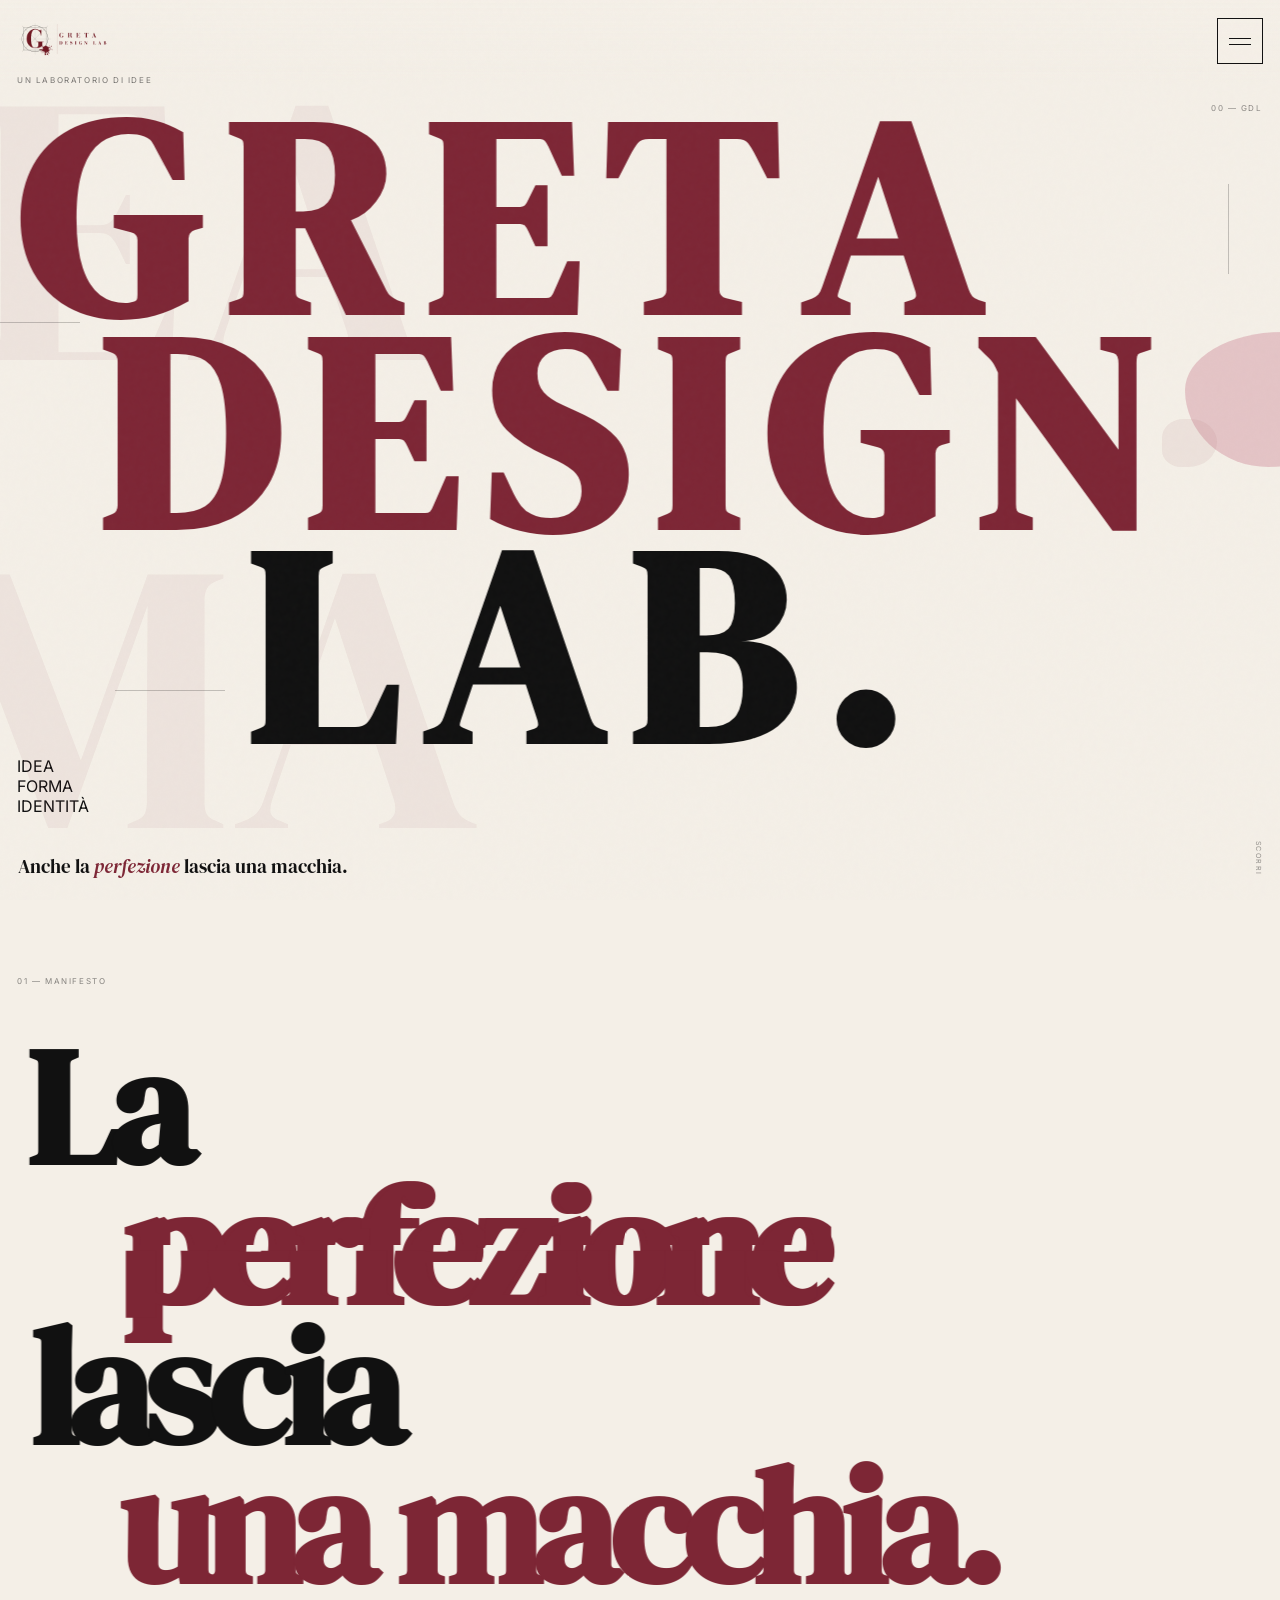
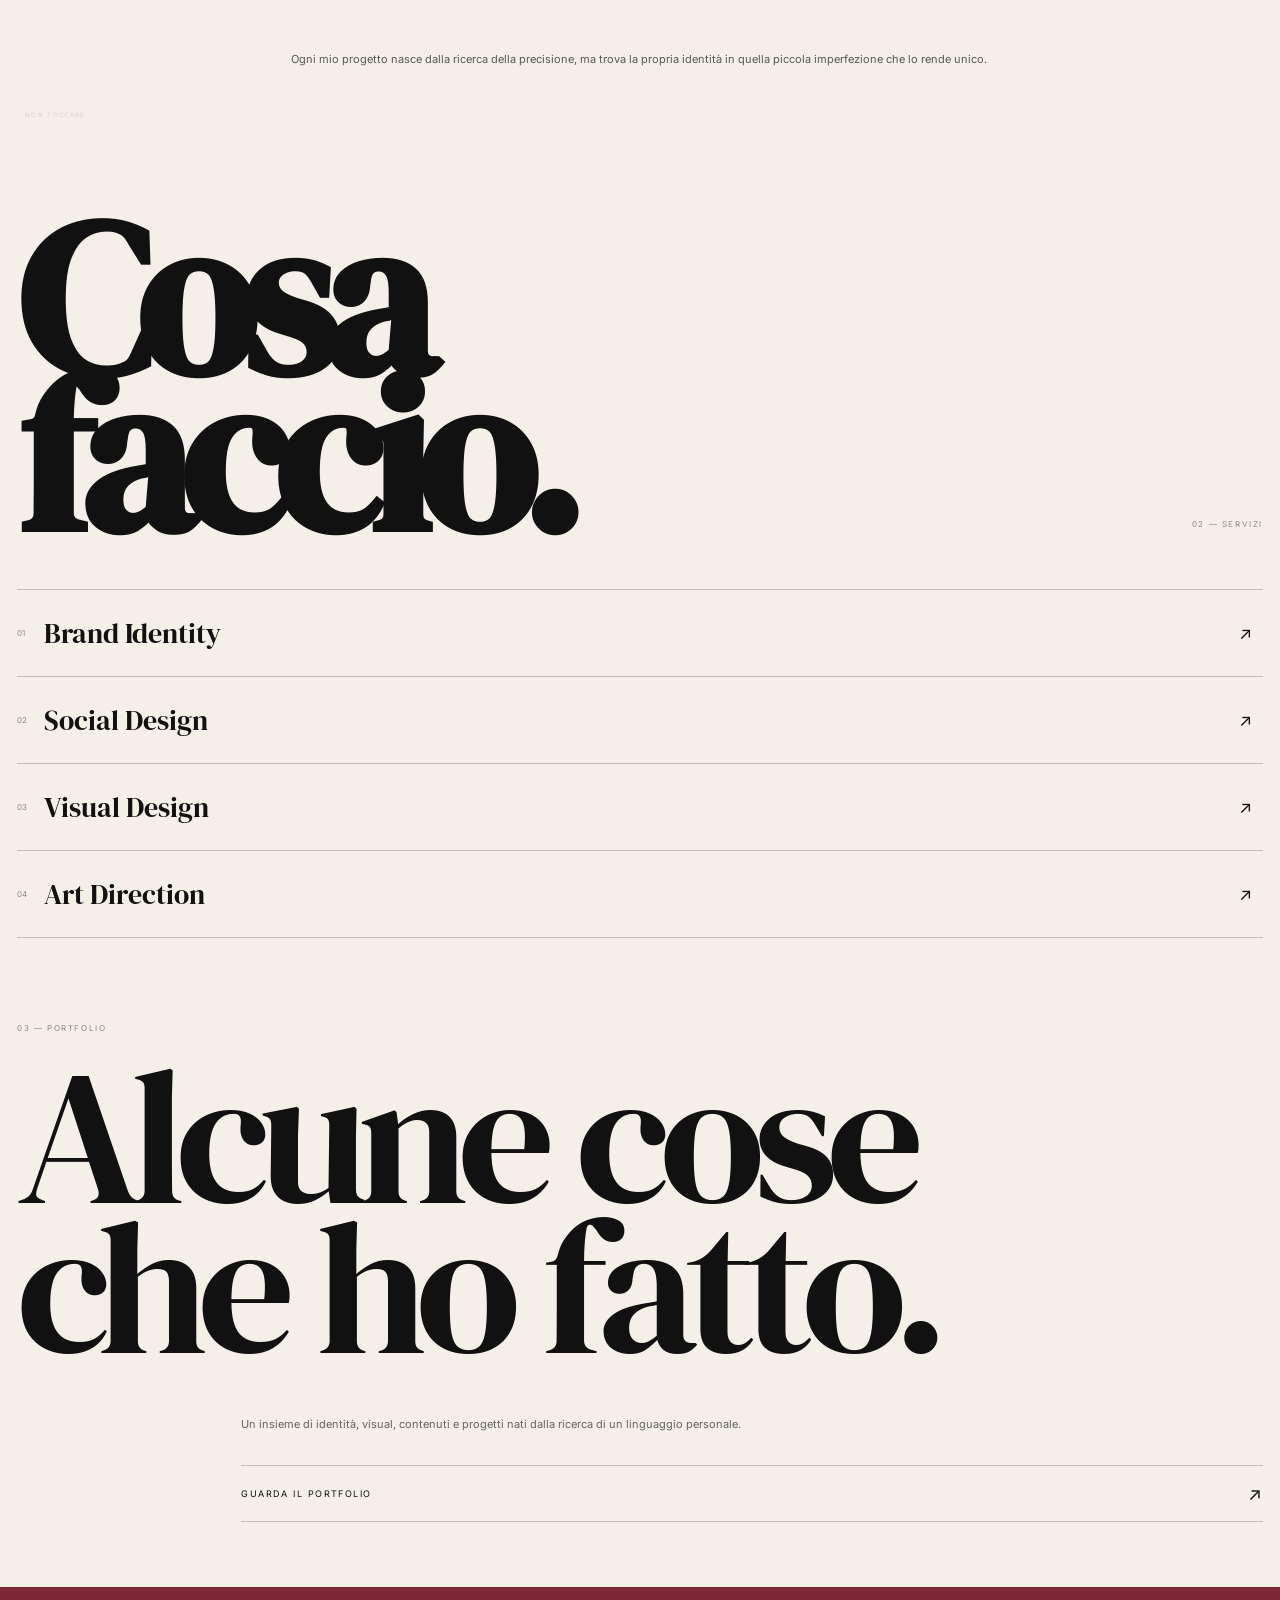
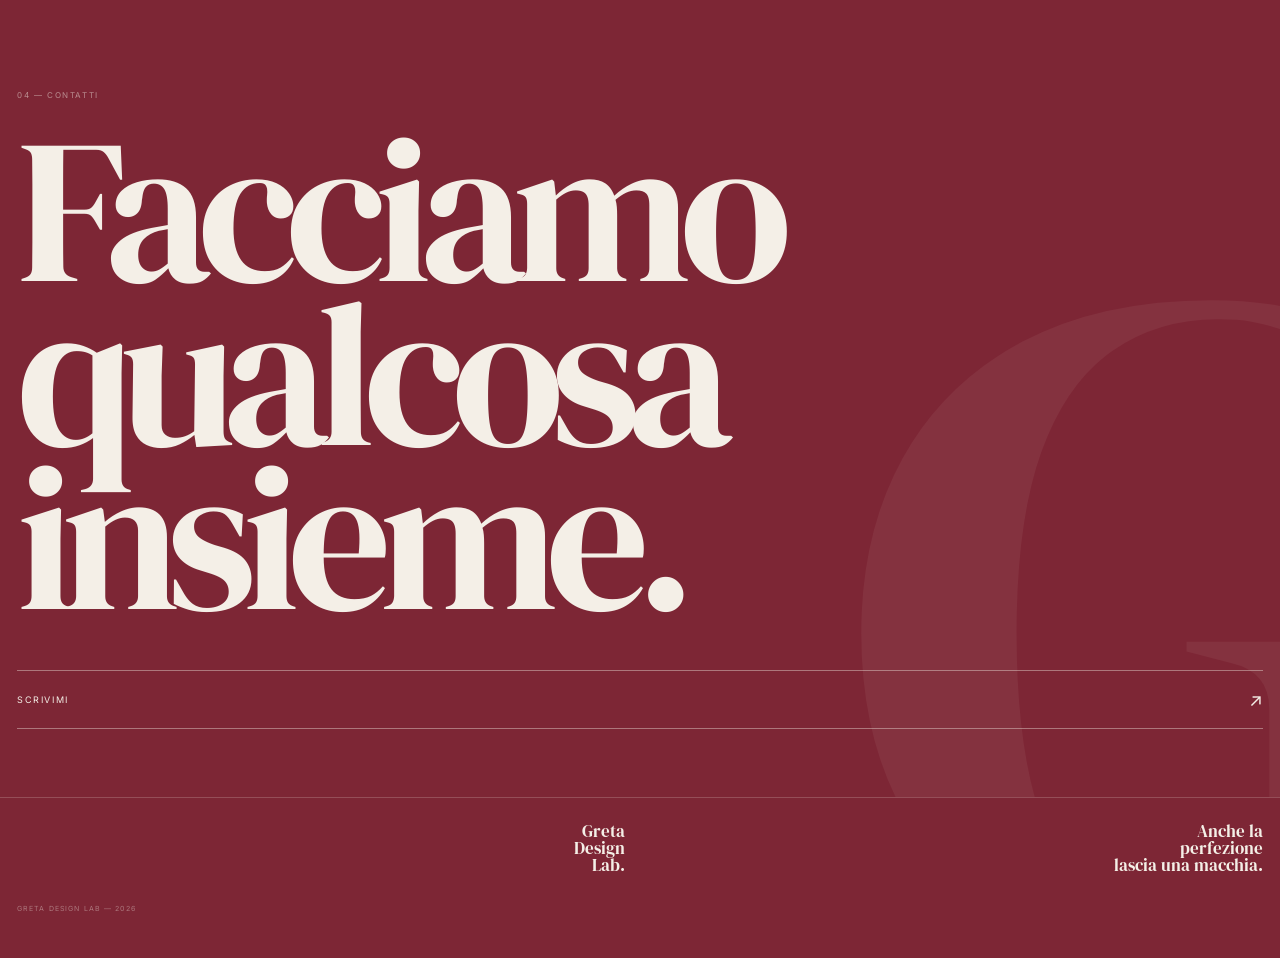
<file: mobile.html>
<!DOCTYPE html>
<html lang="it">

<head>

  <meta charset="UTF-8">

  <meta
    name="viewport"
    content="width=device-width, initial-scale=1.0, viewport-fit=cover"
  >

  <meta
    name="theme-color"
    content="#f4efe7"
  >

  <title>Greta Design Lab</title>

  <link rel="preconnect" href="https://fonts.googleapis.com">
  <link rel="preconnect" href="https://fonts.gstatic.com" crossorigin>

  <link
    href="https://fonts.googleapis.com/css2?family=DM+Serif+Display:ital@0;1&family=Inter:wght@300;400;500;600&display=swap"
    rel="stylesheet"
  >

  <style>

    :root {
      --burgundy: #7d2635;
      --burgundy-dark: #641e2b;
      --cream: #f4efe7;
      --black: #111111;
      --pink: #d9a6ae;
      --line: rgba(17,17,17,.22);

      --serif: "DM Serif Display", Georgia, serif;
      --sans: "Inter", Arial, sans-serif;
    }

    * {
      box-sizing: border-box;
      margin: 0;
      padding: 0;
    }

    html {
      background: var(--cream);
      scroll-behavior: smooth;
    }

    body {
      background: var(--cream);
      color: var(--black);
      font-family: var(--sans);
      overflow-x: hidden;
      -webkit-font-smoothing: antialiased;
    }

    body.menu-open {
      overflow: hidden;
    }

    button,
    a {
      -webkit-tap-highlight-color: transparent;
    }

    button {
      font-family: inherit;
    }


    /* ==================================================
       PAGE INTRO
       QUESTA PARTE RESTA IL GDL BORDEAUX
    ================================================== */

    .intro {
      position: fixed;
      inset: 0;
      z-index: 2000;
      background: var(--burgundy);
      color: var(--cream);
      display: flex;
      align-items: center;
      justify-content: center;
      pointer-events: none;

      animation:
        introOut 1s
        cubic-bezier(.77,0,.18,1)
        1.15s
        forwards;
    }

    .intro-name {
      font-family: var(--serif);
      font-size: 18vw;
      line-height: .75;
      text-align: center;
      letter-spacing: -.06em;

      animation:
        introName .9s
        cubic-bezier(.2,.8,.2,1)
        forwards;
    }

    @keyframes introName {

      0% {
        opacity: 0;
        transform: translateY(30px) scale(.92);
      }

      40% {
        opacity: 1;
      }

      100% {
        opacity: 1;
        transform: translateY(0) scale(1);
      }

    }

    @keyframes introOut {

      0% {
        clip-path: inset(0 0 0 0);
      }

      100% {
        clip-path: inset(0 0 100% 0);
      }

    }


    /* ==================================================
       GLOBAL NOISE
    ================================================== */

    body::before {
      content: "";
      position: fixed;
      inset: 0;
      pointer-events: none;
      z-index: 1900;
      opacity: .028;

      background-image:
        url("data:image/svg+xml,%3Csvg viewBox='0 0 180 180' xmlns='http://www.w3.org/2000/svg'%3E%3Cfilter id='n'%3E%3CfeTurbulence type='fractalNoise' baseFrequency='.8' numOctaves='3' stitchTiles='stitch'/%3E%3C/filter%3E%3Crect width='100%25' height='100%25' filter='url(%23n)' opacity='.7'/%3E%3C/svg%3E");
    }


    /* ==================================================
       NAVBAR
    ================================================== */

    .navbar {
      position: fixed;
      top: 0;
      left: 0;
      width: 100%;
      height: 82px;
      padding: 8px 17px;

      display: flex;
      align-items: center;
      justify-content: space-between;

      z-index: 800;

      background:
        linear-gradient(
          to bottom,
          rgba(244,239,231,.94),
          rgba(244,239,231,.65),
          transparent
        );
    }

    .logo {
      width: 92px;
      height: 92px;
      object-fit: contain;

      transition:
        transform .55s
        cubic-bezier(.2,.8,.2,1);
    }

    .logo:active {
      transform:
        rotate(-12deg)
        scale(1.08);
    }


    /* ==================================================
       MENU BUTTON
    ================================================== */

    .menu-button {
      width: 46px;
      height: 46px;

      border: 1px solid var(--black);
      background: rgba(244,239,231,.75);

      display: flex;
      flex-direction: column;
      justify-content: center;
      gap: 5px;

      padding: 0 11px;

      position: relative;
      z-index: 900;

      cursor: pointer;

      transition:
        transform .45s
        cubic-bezier(.2,.8,.2,1),
        background .3s ease;
    }

    .menu-button span {
      display: block;
      width: 100%;
      height: 1px;
      background: var(--black);

      transition:
        transform .45s
        cubic-bezier(.2,.8,.2,1),
        opacity .25s ease;
    }

    .menu-button.active {
      background: var(--cream);
      transform: rotate(90deg);
    }

    .menu-button.active span:first-child {
      transform:
        translateY(3px)
        rotate(45deg);
    }

    .menu-button.active span:last-child {
      transform:
        translateY(-3px)
        rotate(-45deg);
    }


    /* ==================================================
       MENU OVERLAY
       BORDEAUX — NON CAMBIARE
    ================================================== */

    .menu-overlay {
      position: fixed;
      inset: 0;

      z-index: 700;

      background: var(--burgundy);
      color: var(--cream);

      padding: 120px 18px 28px;

      display: flex;
      flex-direction: column;
      justify-content: space-between;

      clip-path: inset(0 0 100% 0);

      transition:
        clip-path .75s
        cubic-bezier(.77,0,.18,1);
    }

    .menu-overlay.open {
      clip-path: inset(0);
    }

    .menu-meta {
      font-size: 8px;
      letter-spacing: .2em;
      text-transform: uppercase;
      opacity: .55;
    }

    .menu-links {
      display: flex;
      flex-direction: column;
      gap: 10px;
    }

    .menu-link {
      color: var(--cream);
      text-decoration: none;

      font-family: var(--serif);
      font-size: 18vw;
      line-height: .72;
      letter-spacing: -.06em;

      transform: translateX(-30px);
      opacity: 0;

      transition:
        transform .6s
        cubic-bezier(.2,.8,.2,1),
        opacity .45s ease,
        color .25s ease;
    }

    .menu-overlay.open .menu-link {
      transform: translateX(0);
      opacity: 1;
    }

    .menu-overlay.open .menu-link:nth-child(1) {
      transition-delay: .08s;
    }

    .menu-overlay.open .menu-link:nth-child(2) {
      transition-delay: .13s;
    }

    .menu-overlay.open .menu-link:nth-child(3) {
      transition-delay: .18s;
    }

    .menu-overlay.open .menu-link:nth-child(4) {
      transition-delay: .23s;
    }

    .menu-link:active {
      color: var(--pink);
      transform:
        translateX(14px)
        skewX(-3deg);
    }

    .menu-footer {
      display: flex;
      justify-content: space-between;

      font-size: 8px;
      letter-spacing: .16em;
      text-transform: uppercase;
      opacity: .5;
    }


    /* ==================================================
       HERO
    ================================================== */

    .hero {
      min-height: 100svh;
      position: relative;

      padding: 75px 17px 105px;

      display: flex;
      flex-direction: column;
      justify-content: center;

      overflow: hidden;
    }

    .hero-index {
      position: absolute;
      top: 103px;
      right: 18px;

      font-size: 8px;
      letter-spacing: .18em;
      text-transform: uppercase;
      opacity: .45;
    }

    .hero-label {
      font-size: 8px;
      letter-spacing: .2em;
      text-transform: uppercase;

      margin-bottom: 27px;
      opacity: .55;
    }

    .hero-title {
      position: relative;
      z-index: 10;

      font-family: var(--serif);
      font-size: 21.5vw;
      line-height: .78;
      letter-spacing: -.06em;

      width: 100%;
    }

    .hero-line {
  display: block;
  width: max-content;
  position: relative;
  will-change: transform;

  transition:
    transform .8s cubic-bezier(.2,.8,.2,1),
    letter-spacing .8s cubic-bezier(.2,.8,.2,1);
}

.hero-line.greta {
  color: var(--burgundy);
  transform: translateX(-2vw);
}

.hero-line.design {
  color: var(--burgundy);
  margin-left: 6vw;
  transform: translateX(3vw);
}

.hero-line.lab {
  margin-left: 18vw;
  transform: translateX(-2vw);
}

.hero-title.is-shifting .hero-line.greta {
  transform:
    translateX(5vw)
    rotate(-1deg);
}

.hero-title.is-shifting .hero-line.design {
  transform:
    translateX(-1vw)
    rotate(.6deg);
}

.hero-title.is-shifting .hero-line.lab {
  transform:
    translateX(7vw)
    rotate(-1deg);
}


    /* ==================================================
       CONSTRUCTION
    ================================================== */

    .construction {
      position: absolute;
      pointer-events: none;
      z-index: 3;
    }

    .construction.horizontal {
      width: 110px;
      height: 1px;
      background: var(--line);
    }

    .construction.vertical {
      width: 1px;
      height: 90px;
      background: var(--line);
    }

    .construction.one {
      top: 35%;
      left: 0;
      transform: translateX(-30px);
    }

    .construction.two {
      right: 4%;
      top: 20%;
    }

    .construction.three {
      left: 9%;
      bottom: 25%;
    }


    /* ==================================================
       HERO INK
    ================================================== */

    .hero-ink {
      position: absolute;
      z-index: 2;

      width: 170px;
      height: 135px;

      right: -75px;
      top: 36%;

      background: var(--pink);
      opacity: .58;

      border-radius:
        57% 43% 51% 49% /
        43% 58% 42% 57%;

      will-change:
        transform,
        border-radius;

      transition:
        transform .25s linear,
        border-radius .7s ease;
    }

    .hero-ink::after {
      content: "";

      position: absolute;

      width: 55px;
      height: 48px;

      left: -23px;
      bottom: 0;

      background: var(--burgundy);
      opacity: .12;

      border-radius:
        45% 55% 60% 40%;
    }


    /* ==================================================
       HERO SLOGAN
    ================================================== */

    .hero-slogan {
      position: absolute;

      left: 18px;
      bottom: 44px;

      width: 72%;

      font-family: var(--serif);
      font-size: 19px;
      line-height: 1.03;
    }

    .hero-slogan em {
      color: var(--burgundy);
      font-style: italic;
    }

    .scroll-note {
      position: absolute;

      right: 17px;
      bottom: 46px;

      writing-mode: vertical-rl;

      font-size: 7px;
      letter-spacing: .2em;
      text-transform: uppercase;

      opacity: .42;
    }


    /* ==================================================
       MOVING TYPE
    ================================================== */

    .kinetic-word {
      position: absolute;

      font-family: var(--serif);
      font-size: 30vw;
      line-height: .7;

      color: var(--burgundy);
      opacity: .055;

      white-space: nowrap;
      pointer-events: none;
      z-index: 1;

      will-change: transform;
    }

    .kinetic-word.one {
      top: 10%;
      left: -30%;
    }

    .kinetic-word.two {
      bottom: 10%;
      left: -60%;
    }


    /* ==================================================
       TOUCH / INK
    ================================================== */

    .touch-mark {
      position: fixed;

      width: 13px;
      height: 13px;

      border-radius:
        50% 45% 55% 40%;

      background: var(--burgundy);

      pointer-events: none;
      z-index: 1800;

      transform:
        translate(-50%,-50%)
        scale(0);

      animation:
        touchExpand .8s
        cubic-bezier(.2,.8,.2,1)
        forwards;
    }

    @keyframes touchExpand {

      0% {
        transform:
          translate(-50%,-50%)
          scale(0);
        opacity: .6;
      }

      65% {
        transform:
          translate(-50%,-50%)
          scale(4.8);
        opacity: .18;
      }

      100% {
        transform:
          translate(-50%,-50%)
          scale(7);
        opacity: 0;
      }

    }


    /* ==================================================
       MANIFESTO
    ================================================== */

    .manifesto {
      min-height: 66svh;

      padding: 55px 17px 50px;

      position: relative;
      overflow: hidden;
    }

    .section-number {
      font-size: 8px;
      letter-spacing: .2em;
      text-transform: uppercase;

      opacity: .48;

      margin-bottom: 52px;
    }

    .manifesto-title {
      font-family: var(--serif);

      font-size: 13vw;
      line-height: .84;
      letter-spacing: -.05em;
    }

    .manifesto-line {
      display: block;
      position: relative;
      will-change: transform;
    }

    .manifesto-line.accent {
      color: var(--burgundy);
      margin-left: 9vw;
    }

    .slice-word {
      position: relative;
      display: inline-block;
    }

    .slice-word::before,
    .slice-word::after {
      content: attr(data-text);

      position: absolute;
      left: 0;

      width: 100%;
      overflow: hidden;

      color: var(--burgundy);
      pointer-events: none;
    }

    .slice-word::before {
      top: 0;
      clip-path: inset(0 0 52% 0);
      transform: translateX(var(--slice-a, 0px));
    }

    .slice-word::after {
      bottom: 0;
      clip-path: inset(52% 0 0 0);
      transform: translateX(var(--slice-b, 0px));
    }

    .manifesto-copy {
      width: 78%;

      margin: 54px 0 0 auto;

      font-size: 11px;
      line-height: 1.55;

      opacity: .68;
    }


    /* ==================================================
       NON TOCCARE
    ================================================== */

.tiny-trigger {
  display: inline-block;

  margin-top: 35px;

  font-size: 6px;
  letter-spacing: .22em;
  text-transform: uppercase;

  color: var(--black);
  opacity: .12;

  border: 0;
  background: none;

  padding: 8px;

  cursor: pointer;

  transition:
    opacity .35s ease,
    color .35s ease,
    transform .35s
    cubic-bezier(.2,.8,.2,1);
}

.tiny-trigger:active {
  opacity: .65;
  color: var(--burgundy);
  transform: translateX(3px);
}

    .manifesto.egg-break .slice-word {
  animation:
    manifestoBreak .55s
    cubic-bezier(.2,.8,.2,1);
}

.manifesto.egg-break .manifesto-line:nth-child(1) {
  animation:
    manifestoLineBreak .55s
    cubic-bezier(.2,.8,.2,1);
}

.manifesto.egg-break .manifesto-line:nth-child(3) {
  animation:
    manifestoLineBreakReverse .55s
    cubic-bezier(.2,.8,.2,1);
}

.manifesto.egg-break::after {
  content: "";
  position: absolute;

  width: 24px;
  height: 17px;

  left: 47%;
  top: 42%;

  background: var(--burgundy);

  opacity: 0;

  border-radius:
    58% 42% 51% 49% /
    45% 57% 43% 55%;

  animation:
    eggInk .7s
    cubic-bezier(.2,.8,.2,1);
}

@keyframes manifestoBreak {

  0%,
  100% {
    transform:
      translateX(0)
      skewX(0);
  }

  35% {
    transform:
      translateX(-7px)
      skewX(-2deg);
  }

  65% {
    transform:
      translateX(9px)
      skewX(1deg);
  }

}

@keyframes manifestoLineBreak {

  0%,
  100% {
    transform: translateX(0);
  }

  45% {
    transform: translateX(6px);
  }

  70% {
    transform: translateX(-3px);
  }

}

@keyframes manifestoLineBreakReverse {

  0%,
  100% {
    transform: translateX(0);
  }

  45% {
    transform: translateX(-7px);
  }

  70% {
    transform: translateX(4px);
  }

}

@keyframes eggInk {

  0% {
    opacity: 0;
    transform: scale(.2) rotate(-12deg);
  }

  30% {
    opacity: .55;
    transform: scale(1.3) rotate(8deg);
  }

  70% {
    opacity: .3;
    transform: scale(1) rotate(-4deg);
  }

  100% {
    opacity: 0;
    transform: scale(.5) rotate(0);
  }

}

    .tiny-trigger:active {
      opacity: 1;

      color: var(--burgundy);

      transform:
        translateX(4px);
    }


    /* ==================================================
       LOGO CONSTRUCTION EASTER EGG
    ================================================== */

    .logo-egg {
      position: fixed;
      inset: 0;

      z-index: 1700;

      background: var(--cream);

      display: flex;
      align-items: center;
      justify-content: center;

      opacity: 0;
      visibility: hidden;
      pointer-events: none;

      transition:
        opacity .35s ease,
        visibility .35s ease;
    }

    .logo-egg.open {
      opacity: 1;
      visibility: visible;
      pointer-events: auto;
    }

    .logo-egg-close {
      position: absolute;

      top: 22px;
      right: 17px;

      width: 42px;
      height: 42px;

      border: 1px solid var(--black);
      background: transparent;

      font-size: 22px;
      line-height: 1;

      cursor: pointer;
      color: var(--black);
    }

    .logo-drawing {
      width: 210px;
      height: 210px;
    }

    .logo-drawing circle,
    .logo-drawing line,
    .logo-drawing path {
      fill: none;

      stroke: var(--burgundy);
      stroke-width: 2;

      stroke-linecap: round;
      stroke-linejoin: round;
    }

    .logo-drawing path {
      stroke-width: 3;

      stroke-dasharray: 700;
      stroke-dashoffset: 700;
    }

    .logo-egg.open .logo-drawing path {
      animation:
        drawLogo 1.6s
        cubic-bezier(.2,.8,.2,1)
        forwards;
    }

    @keyframes drawLogo {
      to {
        stroke-dashoffset: 0;
      }
    }

    .logo-egg-text {
      position: absolute;

      bottom: 55px;

      font-size: 8px;
      letter-spacing: .2em;
      text-transform: uppercase;

      opacity: .45;
    }


    /* ==================================================
       SERVICES
    ================================================== */

    .services {
  padding: 45px 17px 20px;
}

    .services-header {
      display: flex;

      justify-content: space-between;
      align-items: flex-end;

      margin-bottom: 55px;
    }

    .services-title {
      font-family: var(--serif);

      font-size: 17vw;
      line-height: .72;
      letter-spacing: -.06em;
    }

    .services-label {
      font-size: 8px;
      letter-spacing: .2em;
      text-transform: uppercase;

      opacity: .45;

      padding-bottom: 5px;
    }

    .service {
      position: relative;

      border-top: 1px solid var(--line);

      padding: 24px 0;

      display: grid;

      grid-template-columns:
        27px 1fr 24px;

      align-items: center;

      min-height: 82px;

      transition:
        min-height .5s
        cubic-bezier(.2,.8,.2,1),
        padding .5s
        cubic-bezier(.2,.8,.2,1);

      overflow: hidden;
      cursor: pointer;
    }

    .service:last-child {
      border-bottom: 1px solid var(--line);
    }

    .service-number {
      font-size: 8px;
      opacity: .45;
    }

    .service-name {
      font-family: var(--serif);
      font-size: 28px;

      transition:
        transform .45s
        cubic-bezier(.2,.8,.2,1),
        color .25s ease;
    }

    .service-arrow {
      font-size: 17px;

      transition:
        transform .45s
        cubic-bezier(.2,.8,.2,1);
    }

    .service-description {
      position: absolute;

      left: 27px;
      right: 25px;
      bottom: 20px;

      font-size: 10px;
      line-height: 1.45;

      opacity: 0;

      transform: translateY(12px);

      transition:
        opacity .35s ease,
        transform .45s
        cubic-bezier(.2,.8,.2,1);
    }

    .service.active {
      min-height: 165px;
      padding-top: 28px;
    }

    .service.active .service-name {
      color: var(--burgundy);
      transform: translateX(7px);
    }

    .service.active .service-arrow {
      transform: rotate(45deg);
    }

    .service.active .service-description {
      opacity: .65;
      transform: translateY(0);
    }


    /* ==================================================
       SCROLL REVEAL
    ================================================== */

    .services-header,
    .service,
    .portfolio-section,
    .contact-section {
      opacity: 0;

      transform: translateY(35px);

      transition:
        opacity .8s ease,
        transform .8s
        cubic-bezier(.2,.8,.2,1);
    }

    .services-header.visible,
    .service.visible,
    .portfolio-section.visible,
    .contact-section.visible {
      opacity: 1;
      transform: translateY(0);
    }

    .service:nth-child(2) {
      transition-delay: .05s;
    }

    .service:nth-child(3) {
      transition-delay: .1s;
    }

    .service:nth-child(4) {
      transition-delay: .15s;
    }

    .service:nth-child(5) {
      transition-delay: .2s;
    }


    /* ==================================================
       PORTFOLIO
    ================================================== */

    .portfolio-section {
      min-height: 60svh;

      padding: 65px 17px 65px;

      position: relative;

      display: flex;
      flex-direction: column;
      justify-content: center;

      overflow: hidden;
    }

    .portfolio-header {
      margin-bottom: 55px;
    }

    .section-label {
      display: block;

      margin-bottom: 28px;

      font-size: 8px;
      letter-spacing: .2em;
      text-transform: uppercase;

      opacity: .45;
    }

    .portfolio-header h2 {
      font-family: var(--serif);

      font-size: 15vw;
      line-height: .78;
      letter-spacing: -.055em;
      font-weight: 400;
    }

    .portfolio-intro {
      width: 82%;
      margin-left: auto;
    }

    .portfolio-intro p {
      font-size: 11px;
      line-height: 1.55;

      opacity: .62;

      margin-bottom: 32px;
    }

    .portfolio-link {
      display: flex;

      align-items: center;
      justify-content: space-between;

      width: 100%;

      padding: 17px 0;

      border-top: 1px solid var(--line);
      border-bottom: 1px solid var(--line);

      color: var(--black);
      text-decoration: none;

      font-size: 9px;
      letter-spacing: .16em;
      text-transform: uppercase;

      transition: color .3s ease;
    }

    .portfolio-link span:last-child {
      font-size: 18px;

      transition:
        transform .35s
        cubic-bezier(.2,.8,.2,1);
    }

    .portfolio-link:active {
      color: var(--burgundy);
    }

    .portfolio-link:active span:last-child {
      transform:
        translate(5px,-5px);
    }


    /* ==================================================
       CONTACT
    ================================================== */

    .contact-section {
      min-height: 90svh;

      padding: 100px 17px 65px;

      background: var(--burgundy);
      color: var(--cream);

      position: relative;
      overflow: hidden;

      display: flex;
      flex-direction: column;
      justify-content: center;
    }

    .contact-section::after {
      content: "G";

      position: absolute;

      right: -15vw;
      bottom: -12vw;

      font-family: var(--serif);

      font-size: 75vw;
      line-height: .7;

      color: rgba(244,239,231,.055);

      pointer-events: none;
    }

    .contact-section .section-label {
      position: relative;
      z-index: 2;
      opacity: .5;
    }

    .contact-section h2 {
      position: relative;
      z-index: 2;

      font-family: var(--serif);

      font-size: 16vw;
      line-height: .8;
      letter-spacing: -.06em;
      font-weight: 400;
    }

    .contact-link {
      position: relative;
      z-index: 2;

      display: flex;
      align-items: center;
      justify-content: space-between;

      margin-top: 50px;

      padding: 18px 0;

      border-top:
        1px solid
        rgba(244,239,231,.4);

      border-bottom:
        1px solid
        rgba(244,239,231,.4);

      color: var(--cream);
      text-decoration: none;

      font-size: 9px;
      letter-spacing: .18em;
      text-transform: uppercase;
    }

    .contact-link::after {
      content: "↗";
      font-size: 18px;
      letter-spacing: 0;
    }


    /* ==================================================
       FOOTER
    ================================================== */

    .mobile-footer {
      background: var(--burgundy);
      color: var(--cream);

      padding: 25px 17px 45px;

      border-top:
        1px solid
        rgba(244,239,231,.2);

      display: grid;

      grid-template-columns:
        1fr 1fr;

      gap: 30px;
    }

    .mobile-footer p {
      font-family: var(--serif);

      font-size: 17px;
      line-height: 1;

      justify-self: end;
      text-align: right;
    }

    .mobile-footer > span {
      grid-column: 1 / -1;

      font-size: 7px;
      letter-spacing: .16em;
      text-transform: uppercase;
      opacity: .4;
    }


    /* ==================================================
       LOGO EGG HTML
    ================================================== */

    .logo-egg {
      /* già definito sopra */
    }


    /* ==================================================
       PAGE TRANSITION
    ================================================== */

    .page-transition {
      position: fixed;
      inset: 0;

      z-index: 3000;
      pointer-events: none;

      background: var(--burgundy);
      color: var(--cream);

      display: flex;
      align-items: center;
      justify-content: center;

      opacity: 0;
      visibility: hidden;

      clip-path: inset(100% 0 0 0);

      transition:
        opacity .1s ease,
        visibility .1s ease,
        clip-path .75s
        cubic-bezier(.77,0,.18,1);
    }

    .page-transition.active {
      opacity: 1;
      visibility: visible;
      clip-path: inset(0);
    }

    .page-transition.revealing {
      opacity: 1;
      visibility: visible;
      clip-path: inset(0 0 100% 0);
    }

    .transition-name {
      font-family: var(--serif);

      font-size: 18vw;
      line-height: .75;

      color: var(--cream);

      text-align: center;

      opacity: 0;
      transform: translateY(20px);

      transition:
        opacity .3s ease,
        transform .5s
        cubic-bezier(.2,.8,.2,1);
    }

    .page-transition.active .transition-name {
      opacity: 1;
      transform: translateY(0);
    }


    /* ==================================================
       REDUCED MOTION
    ================================================== */

    @media (prefers-reduced-motion: reduce) {

      *,
      *::before,
      *::after {

        animation-duration: .01ms !important;
        animation-iteration-count: 1 !important;
        transition-duration: .01ms !important;
        scroll-behavior: auto !important;
      }

    }

  </style>

</head>


<body>


  <!-- ==================================================
       INTRO
  ================================================== -->

  <div class="intro">

    <div class="intro-name">
      GDL.
    </div>

  </div>


  <!-- ==================================================
       NAVBAR
  ================================================== -->

  <header class="navbar">

    <a href="index.html">

      <img
        src="IMG-20260904-WA0041.jpg"
        alt="Greta Design Lab"
        class="logo"
      >

    </a>


    <button
      class="menu-button"
      id="menuButton"
      aria-label="Apri menu"
      aria-expanded="false"
      type="button"
    >

      <span></span>
      <span></span>

    </button>

  </header>


  <!-- ==================================================
       MENU
  ================================================== -->

  <nav
    class="menu-overlay"
    id="menuOverlay"
    aria-hidden="true"
  >

    <div class="menu-meta">
      Greta Design Lab — menu
    </div>

    <div class="menu-links">

      <a
        href="#home"
        class="menu-link"
        data-menu-close
      >
        Home
      </a>

      <a
        href="mobile-portfolio.html"
        class="menu-link page-link"
        data-label="Portfolio"
      >
        Portfolio
      </a>

      <a
        href="chi-sono.html"
        class="menu-link page-link"
        data-label="Chi sono"
      >
        Chi sono
      </a>

      <a
        href="contatti.html"
        class="menu-link page-link"
        data-label="Contatti"
      >
        Contatti
      </a>

    </div>

    <div class="menu-footer">
      <span>GDL</span>
      <span>2026</span>
    </div>

  </nav>


  <!-- ==================================================
       MAIN
  ================================================== -->

  <main>


    <!-- ==================================================
         HERO
    ================================================== -->

    <section
      class="hero"
      id="home"
    >

      <span class="hero-index">
        00 — GDL
      </span>

      <div class="hero-label">
        Un laboratorio di idee
      </div>

      <h1 class="hero-title">

        <span
          class="hero-line greta"
          data-word="GRETA"
        >
          G R E T A
        </span>

        <span
          class="hero-line design"
          data-word="DESIGN"
        >
          D E S I G N
        </span>

        <span
          class="hero-line lab"
          data-word="LAB."
        >
          L A B .
        </span>

      </h1>

      <span class="hero-word word-idea">
        IDEA
      </span>

      <span class="hero-word word-forma">
        FORMA
      </span>

      <span class="hero-word word-identita">
        IDENTITÀ
      </span>

      <div class="construction horizontal one"></div>
      <div class="construction vertical two"></div>
      <div class="construction horizontal three"></div>

      <div class="hero-ink"></div>

      <div class="kinetic-word one">
        IDEA
      </div>

      <div class="kinetic-word two">
        FORMA
      </div>

      <p class="hero-slogan">
        Anche la
        <em>perfezione</em>
        lascia una macchia.
      </p>

      <span class="scroll-note">
        scorri
      </span>

    </section>


    <!-- ==================================================
         MANIFESTO
    ================================================== -->

    <section class="manifesto">

      <div class="section-number">
        01 — Manifesto
      </div>

      <h2 class="manifesto-title">

        <span class="manifesto-line">
          La
        </span>

        <span class="manifesto-line accent">

          <span
            class="slice-word"
            data-text="perfezione"
          >
            perfezione
          </span>

        </span>

        <span class="manifesto-line">
          lascia
        </span>

        <span class="manifesto-line accent">
          una macchia.
        </span>

      </h2>

      <p class="manifesto-copy">
        Ogni mio progetto nasce dalla ricerca
        della precisione, ma trova la propria
        identità in quella piccola imperfezione
        che lo rende unico.
      </p>

      <div
  class="tiny-trigger"
  id="logoEggTrigger"
  role="button"
  tabindex="0"
>
  non toccare
</div>

    </section>


    <!-- ==================================================
         SERVICES
    ================================================== -->

    <section class="services">

      <div class="services-header">

        <h2 class="services-title">
          Cosa<br>faccio.
        </h2>

        <span class="services-label">
          02 — Servizi
        </span>

      </div>


      <article class="service" data-service>

        <span class="service-number">
          01
        </span>

        <span class="service-name">
          Brand Identity
        </span>

        <span class="service-arrow">
          ↗
        </span>

        <p class="service-description">
          Identità visive, sistemi grafici,
          colori e tipografia costruiti
          per rendere riconoscibile un progetto.
        </p>

      </article>


      <article class="service" data-service>

        <span class="service-number">
          02
        </span>

        <span class="service-name">
          Social Design
        </span>

        <span class="service-arrow">
          ↗
        </span>

        <p class="service-description">
          Visual, campagne e contenuti social
          progettati per comunicare con
          carattere senza sembrare tutti uguali.
        </p>

      </article>


      <article class="service" data-service>

        <span class="service-number">
          03
        </span>

        <span class="service-name">
          Visual Design
        </span>

        <span class="service-arrow">
          ↗
        </span>

        <p class="service-description">
          Poster, materiali digitali,
          composizioni e direzione visiva
          per dare forma alle idee.
        </p>

      </article>


      <article class="service" data-service>

        <span class="service-number">
          04
        </span>

        <span class="service-name">
          Art Direction
        </span>

        <span class="service-arrow">
          ↗
        </span>

        <p class="service-description">
          Concept, ricerca visiva e
          costruzione di linguaggi grafici
          coerenti e riconoscibili.
        </p>

      </article>

    </section>


    <!-- ==================================================
         PORTFOLIO
    ================================================== -->

    <section
      class="portfolio-section"
      id="portfolio"
    >

      <div class="portfolio-header">

        <span class="section-label">
          03 — Portfolio
        </span>

        <h2>
          Alcune cose<br>
          che ho fatto.
        </h2>

      </div>

      <div class="portfolio-intro">

        <p>
          Un insieme di identità, visual,
          contenuti e progetti nati dalla
          ricerca di un linguaggio personale.
        </p>

        <a
          href="portfolio.html"
          class="portfolio-link page-link"
          data-label="Portfolio"
        >
          <span>
            Guarda il portfolio
          </span>

          <span>
            ↗
          </span>
        </a>

      </div>

    </section>


    <!-- ==================================================
         CONTACT
    ================================================== -->

    <section
      class="contact-section"
      id="contatti"
    >

      <span class="section-label">
        04 — Contatti
      </span>

      <h2>
        Facciamo<br>
        qualcosa<br>
        insieme.
      </h2>

      <a
        href="mailto:greta.design.lab@gmail.com"
        class="contact-link"
      >
        <span>
          Scrivimi
        </span>
      </a>

    </section>


  </main>


  <!-- ==================================================
       FOOTER
  ================================================== -->

  <footer class="mobile-footer">

    <p>
      Greta<br>
      Design<br>
      Lab.
    </p>

    <p>
      Anche la<br>
      perfezione<br>
      lascia una macchia.
    </p>

    <span>
      Greta Design Lab — 2026
    </span>

  </footer>


  <!-- ==================================================
       LOGO EASTER EGG
  ================================================== -->

  <div
    class="logo-egg"
    id="logoEgg"
    aria-hidden="true"
  >

    <button
      class="logo-egg-close"
      id="logoEggClose"
      type="button"
      aria-label="Chiudi"
    >
      ×
    </button>

    <svg
      class="logo-drawing"
      viewBox="0 0 220 220"
      aria-hidden="true"
    >

      <circle
        cx="110"
        cy="110"
        r="82"
      ></circle>

      <line
        x1="48"
        y1="110"
        x2="172"
        y2="110"
      ></line>

      <line
        x1="110"
        y1="48"
        x2="110"
        y2="172"
      ></line>

      <path
        d="M158 73
           C142 57 119 50 96 56
           C69 63 53 86 55 112
           C57 141 79 163 108 166
           C133 169 156 157 168 137
           C177 122 176 103 168 88"
      ></path>

    </svg>

    <span class="logo-egg-text">
      precisione / imperfezione
    </span>

  </div>


  <!-- ==================================================
       PAGE TRANSITION
  ================================================== -->

  <div
    class="page-transition"
    id="pageTransition"
  >

    <div class="transition-name" id="transitionName">
      Portfolio
    </div>

  </div>


  <!-- ==================================================
       JAVASCRIPT
  ================================================== -->

  <script>

    document.addEventListener("DOMContentLoaded", () => {


      /* ==================================================
         ELEMENTI
      ================================================== */

      const body = document.body;

      const menuButton =
        document.getElementById("menuButton");

      const menuOverlay =
        document.getElementById("menuOverlay");

      const menuCloseLinks =
        document.querySelectorAll("[data-menu-close]");

      const pageLinks =
        document.querySelectorAll(".page-link");

      const transition =
        document.getElementById("pageTransition");

      const transitionName =
        document.getElementById("transitionName");


      /* ==================================================
         MENU
      ================================================== */

      function openMenu() {

        if (!menuButton || !menuOverlay) return;

        menuButton.classList.add("active");

        menuButton.setAttribute(
          "aria-expanded",
          "true"
        );

        menuButton.setAttribute(
          "aria-label",
          "Chiudi menu"
        );

        menuOverlay.classList.add("open");

        menuOverlay.setAttribute(
          "aria-hidden",
          "false"
        );

        body.classList.add("menu-open");

      }


      function closeMenu() {

        if (!menuButton || !menuOverlay) return;

        menuButton.classList.remove("active");

        menuButton.setAttribute(
          "aria-expanded",
          "false"
        );

        menuButton.setAttribute(
          "aria-label",
          "Apri menu"
        );

        menuOverlay.classList.remove("open");

        menuOverlay.setAttribute(
          "aria-hidden",
          "true"
        );

        body.classList.remove("menu-open");

      }


      if (menuButton) {

        menuButton.addEventListener(
          "click",
          () => {

            const isOpen =
              menuButton.classList.contains("active");

            if (isOpen) {
              closeMenu();
            } else {
              openMenu();
            }

        });

      }


      menuCloseLinks.forEach((link) => {

        link.addEventListener(
          "click",
          () => {
            closeMenu();
          }
        );

      });


      /* ==================================================
         TOUCH MARK
      ================================================== */

      function createTouchMark(x, y) {

        const mark =
          document.createElement("span");

        mark.className = "touch-mark";

        mark.style.left = `${x}px`;
        mark.style.top = `${y}px`;

        document.body.appendChild(mark);

        setTimeout(() => {
          mark.remove();
        }, 850);

      }


      document.addEventListener(
        "touchstart",
        (event) => {

          const touch =
            event.touches[0];

          if (!touch) return;

          if (
            event.target.closest(".menu-button") ||
            event.target.closest(".menu-overlay") ||
            event.target.closest(".logo-egg")
          ) {
            return;
          }

          createTouchMark(
            touch.clientX,
            touch.clientY
          );

        },
        { passive: true }
      );


      /* ==================================================
         SCROLL MOTION
      ================================================== */

      const heroLines =
        document.querySelectorAll(".hero-line");

      const heroWords =
        document.querySelectorAll(".hero-word");

      const heroInk =
        document.querySelector(".hero-ink");

      const kineticWords =
        document.querySelectorAll(".kinetic-word");

      const manifestoLines =
        document.querySelectorAll(".manifesto-line");

      const sliceWord =
        document.querySelector(".slice-word");


      let ticking = false;


      function updateScrollMotion() {

        const scrollY =
          window.scrollY || 0;

        const viewport =
          window.innerHeight || 1;

const heroTitle =
  document.querySelector(".hero-title");

if (heroTitle) {

  const heroProgress =
    Math.min(
      scrollY / viewport,
      1
    );

  if (heroProgress > 0.18) {

    heroTitle.classList.add(
      "is-shifting"
    );

  } else {

    heroTitle.classList.remove(
      "is-shifting"
    );

  }

}        


        /* HERO TYPOGRAPHY */

        heroLines.forEach((line, index) => {

          const base =
            [ -2, 3, -2 ][index] || 0;

          const direction =
            index % 2 === 0
              ? 1
              : -1;

          const movement =
            Math.min(
              scrollY * 0.055 * direction,
              22
            );

          line.style.transform =
            `translateX(${base + movement}px)`;

        });


        /* HERO WORDS */

        heroWords.forEach((word, index) => {

          const amount =
            scrollY *
            (0.025 + index * 0.012);

          word.style.transform =
            `translate3d(0, ${amount}px, 0)`;

        });


        /* HERO INK */

        if (heroInk) {

          const rotation =
            scrollY * 0.035;

          const scale =
            1 + Math.min(
              scrollY / viewport * .08,
              .08
            );

          heroInk.style.transform =
            `translate3d(0, ${scrollY * .08}px, 0)
             rotate(${rotation}deg)
             scale(${scale})`;

          const radius =
            57 +
            Math.sin(scrollY * .01) * 7;

          heroInk.style.borderRadius =
            `${radius}% 43% 51% 49% /
             43% 58% 42% 57%`;

        }


        /* KINETIC WORDS */

        kineticWords.forEach((word, index) => {

          const direction =
            index === 0 ? 1 : -1;

          const x =
            scrollY *
            0.14 *
            direction;

          const rotate =
            scrollY *
            0.018 *
            direction;

          word.style.transform =
            `translate3d(${x}px,0,0)
             rotate(${rotate}deg)`;

        });


        /* MANIFESTO */

        manifestoLines.forEach((line, index) => {

          const rect =
            line.getBoundingClientRect();

          const center =
            rect.top + rect.height / 2;

          const distance =
            (center - viewport / 2) /
            viewport;

          const amount =
            Math.max(
              -18,
              Math.min(
                18,
                distance * 12
              )
            );

          line.style.transform =
            `translateX(${amount * (index % 2 ? -1 : 1)}px)`;

        });


        if (sliceWord) {

          const rect =
            sliceWord.getBoundingClientRect();

          const distance =
            (rect.top - viewport * .45) /
            viewport;

          const slice =
            Math.max(
              -7,
              Math.min(
                7,
                distance * 10
              )
            );

          sliceWord.style.setProperty(
            "--slice-a",
            `${slice}px`
          );

          sliceWord.style.setProperty(
            "--slice-b",
            `${-slice}px`
          );

        }


        ticking = false;

      }


      window.addEventListener(
        "scroll",
        () => {

          if (!ticking) {

            window.requestAnimationFrame(
              updateScrollMotion
            );

            ticking = true;

          }

        },
        { passive: true }
      );


      updateScrollMotion();


      /* ==================================================
         SCROLL REVEAL
      ================================================== */

      const revealElements =
        document.querySelectorAll(
          ".services-header, .service, .portfolio-section, .contact-section"
        );


      if ("IntersectionObserver" in window) {

        const observer =
          new IntersectionObserver(
            (entries) => {

              entries.forEach((entry) => {

                if (
                  entry.isIntersecting
                ) {

                  entry.target.classList.add(
                    "visible"
                  );

                  observer.unobserve(
                    entry.target
                  );

                }

              });

            },
            {
              threshold: .15,
              rootMargin: "0px 0px -8% 0px"
            }
          );


        revealElements.forEach((element) => {

          observer.observe(element);

        });

      } else {

        revealElements.forEach((element) => {

          element.classList.add(
            "visible"
          );

        });

      }


      /* ==================================================
         SERVICES ACCORDION
      ================================================== */

      const services =
        document.querySelectorAll(
          "[data-service]"
        );


      services.forEach((service) => {

        service.addEventListener(
          "click",
          () => {

            const wasActive =
              service.classList.contains("active");


            services.forEach((item) => {

              item.classList.remove(
                "active"
              );

            });


            if (!wasActive) {

              service.classList.add(
                "active"
              );

            }

          }
        );

      });


      /* ==================================================
         LOGO EASTER EGG
      ================================================== */

      const logoEggTrigger =
        document.getElementById(
          "logoEggTrigger"
        );

      const logoEgg =
        document.getElementById(
          "logoEgg"
        );

      const logoEggClose =
        document.getElementById(
          "logoEggClose"
        );


      function openLogoEgg() {

        if (!logoEgg) return;

        logoEgg.classList.add("open");

        logoEgg.setAttribute(
          "aria-hidden",
          "false"
        );

        body.classList.add(
          "menu-open"
        );

      }


      function closeLogoEgg() {

        if (!logoEgg) return;

        logoEgg.classList.remove("open");

        logoEgg.setAttribute(
          "aria-hidden",
          "true"
        );

        body.classList.remove(
          "menu-open"
        );

      }

const manifesto =
  document.querySelector(".manifesto");

if (logoEggTrigger && manifesto) {

  logoEggTrigger.addEventListener(
    "click",
    () => {

      manifesto.classList.remove(
        "egg-break"
      );

      void manifesto.offsetWidth;

      manifesto.classList.add(
        "egg-break"
      );

      setTimeout(() => {

        manifesto.classList.remove(
          "egg-break"
        );

      }, 750);

    }
  );

}
    

      /* ==================================================
         PAGE TRANSITIONS
      ================================================== */

      function startPageTransition(
        href,
        label
      ) {

        if (!transition) {

          window.location.href =
            href;

          return;

        }


        if (transitionName) {

          transitionName.textContent =
            label;

        }


        transition.classList.remove(
          "revealing"
        );

        transition.classList.add(
          "active"
        );


        sessionStorage.setItem(
          "gdl-transition",
          "true"
        );


        setTimeout(() => {

          window.location.href =
            href;

        }, 800);

      }


      pageLinks.forEach((link) => {

        link.addEventListener(
          "click",
          (event) => {

            const href =
              link.getAttribute("href");

            if (
              !href ||
              href.startsWith("#")
            ) {
              return;
            }

            event.preventDefault();

            closeMenu();

            const label =
              link.dataset.label ||
              "GRETA DESIGN LAB";

            startPageTransition(
              href,
              label
            );

          }
        );

      });


      /* ==================================================
         INCOMING TRANSITION
      ================================================== */

      const comingFromPage =
        sessionStorage.getItem(
          "gdl-transition"
        );


      if (
        comingFromPage &&
        transition
      ) {

        sessionStorage.removeItem(
          "gdl-transition"
        );


        transition.style.opacity =
          "1";

        transition.style.visibility =
          "visible";

        transition.classList.add(
          "active"
        );


        setTimeout(() => {

          transition.classList.remove(
            "active"
          );

          transition.classList.add(
            "revealing"
          );

        }, 80);


        setTimeout(() => {

          transition.classList.remove(
            "revealing"
          );

          transition.style.opacity =
            "0";

          transition.style.visibility =
            "hidden";

        }, 850);

      }


      /* ==================================================
         ESC
      ================================================== */

      document.addEventListener(
        "keydown",
        (event) => {

          if (
            event.key === "Escape"
          ) {

            closeMenu();
            closeLogoEgg();

          }

        }
      );


    });

  </script>


</body>
</html>
</file>
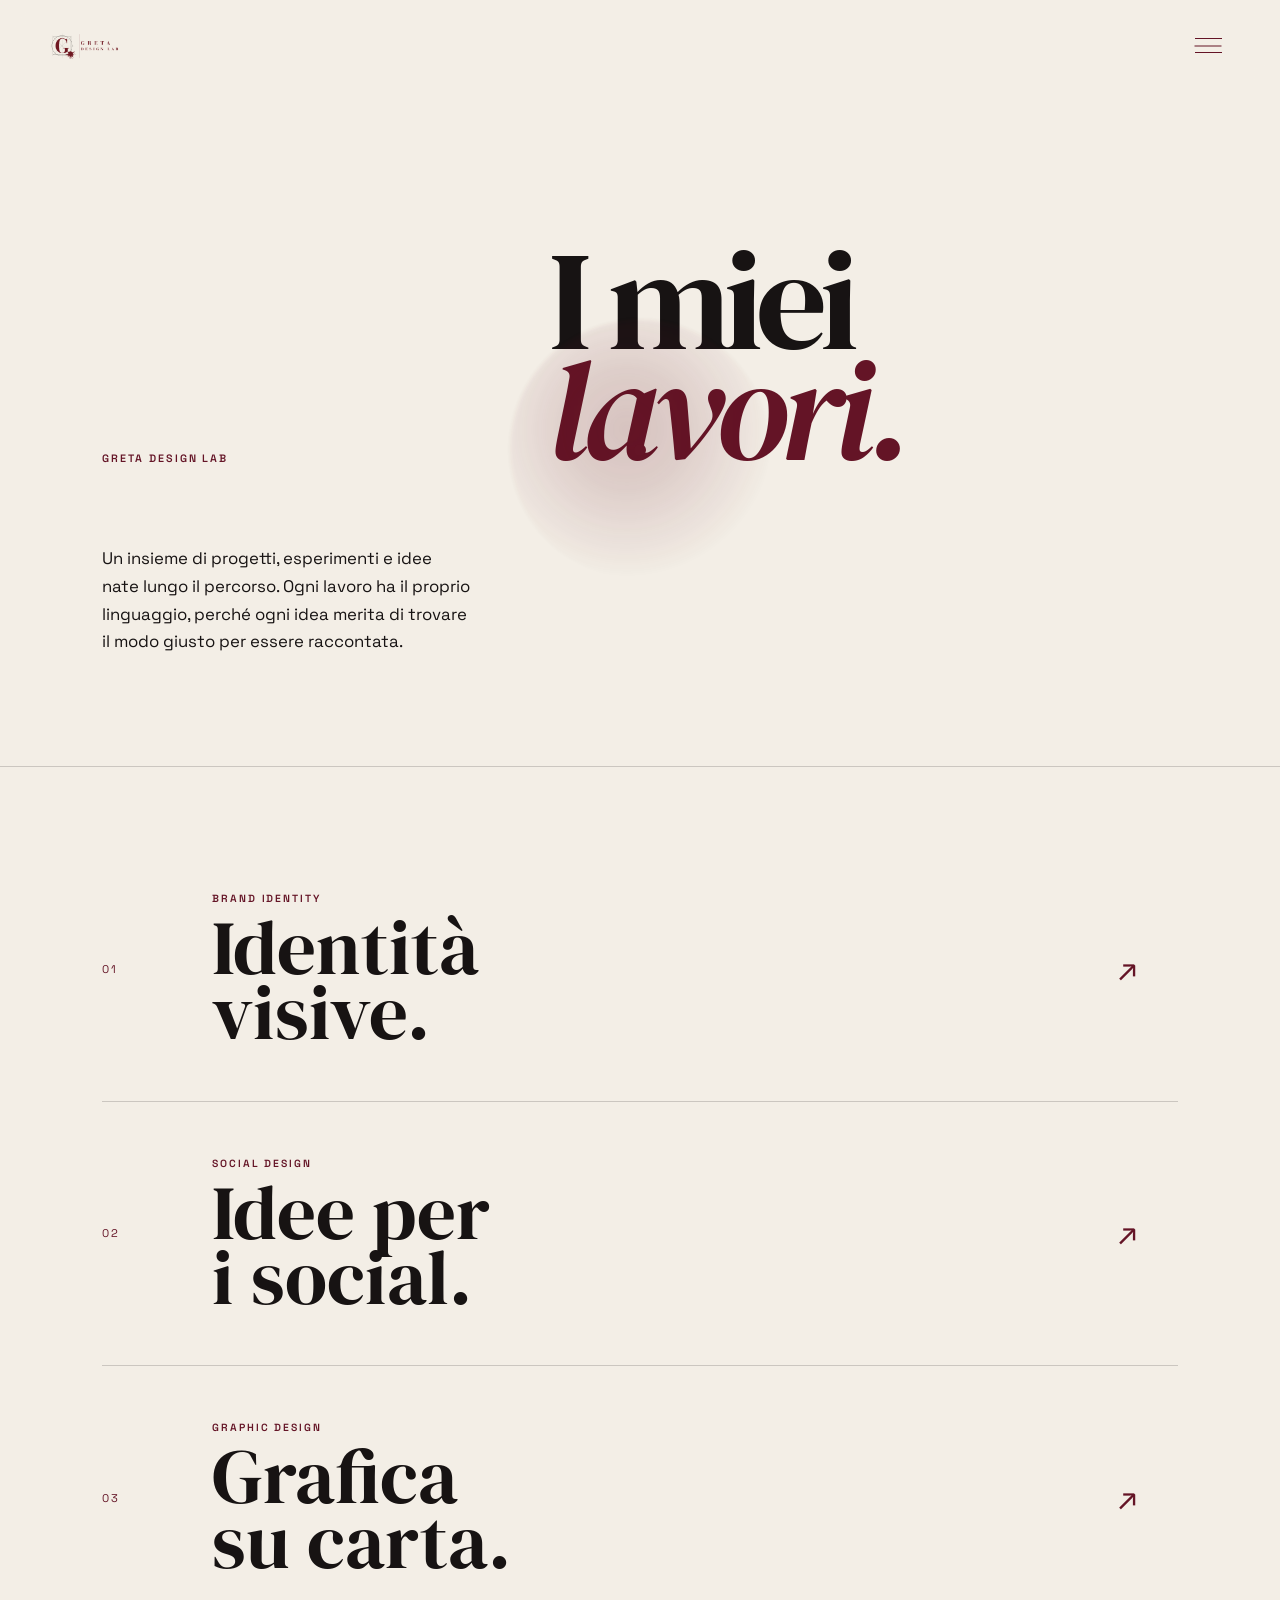
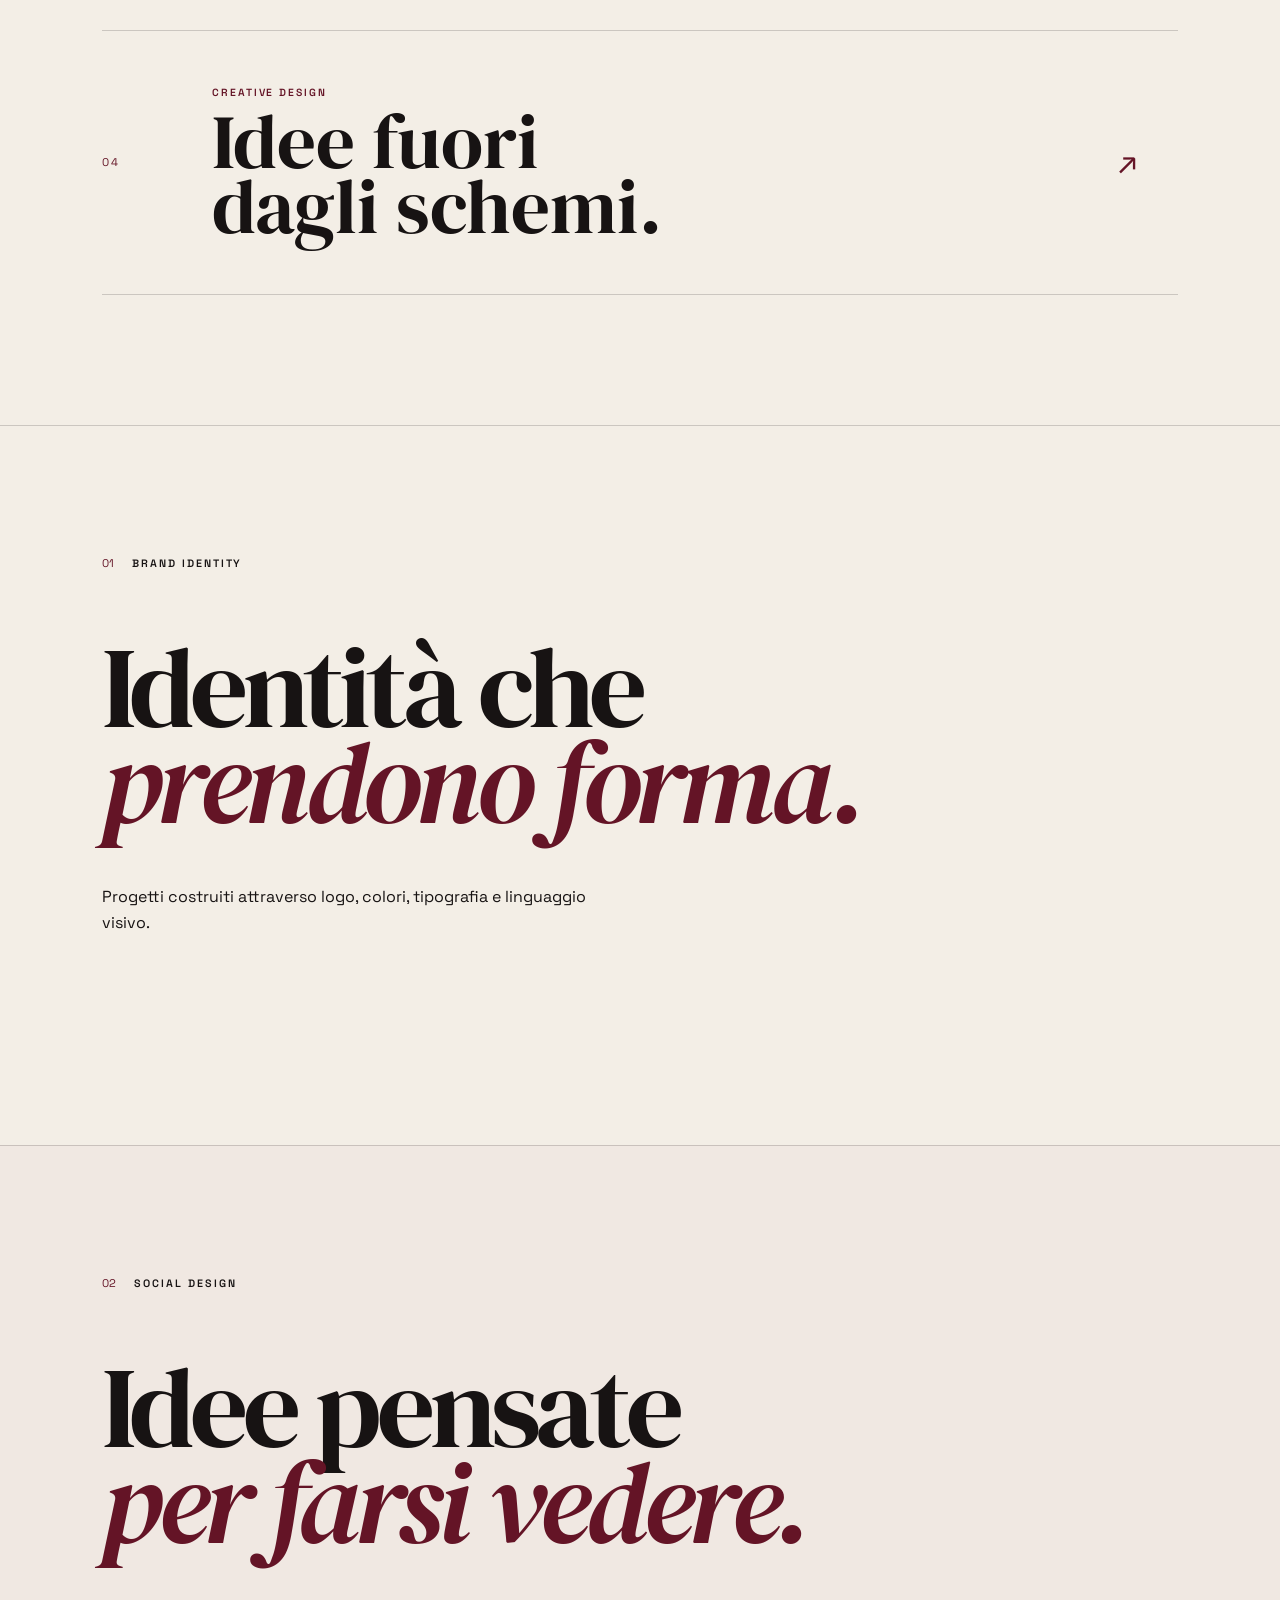
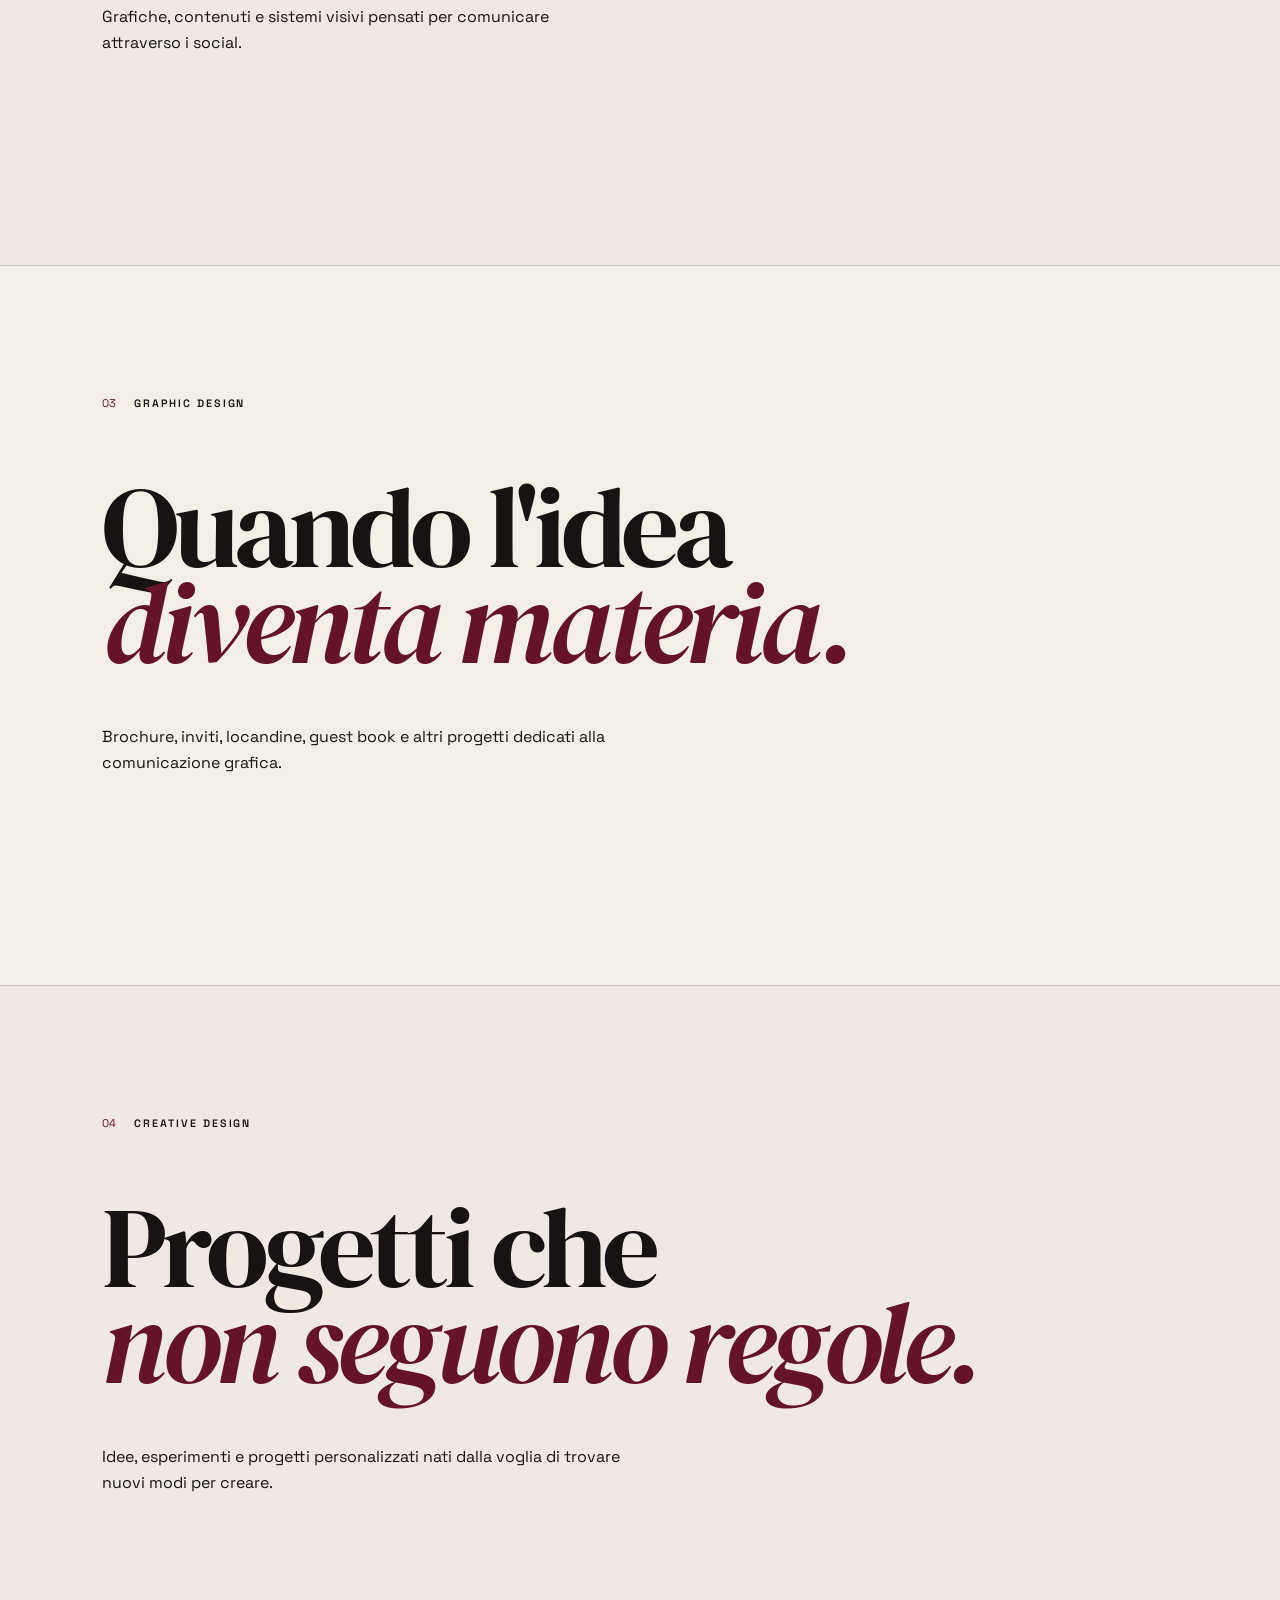
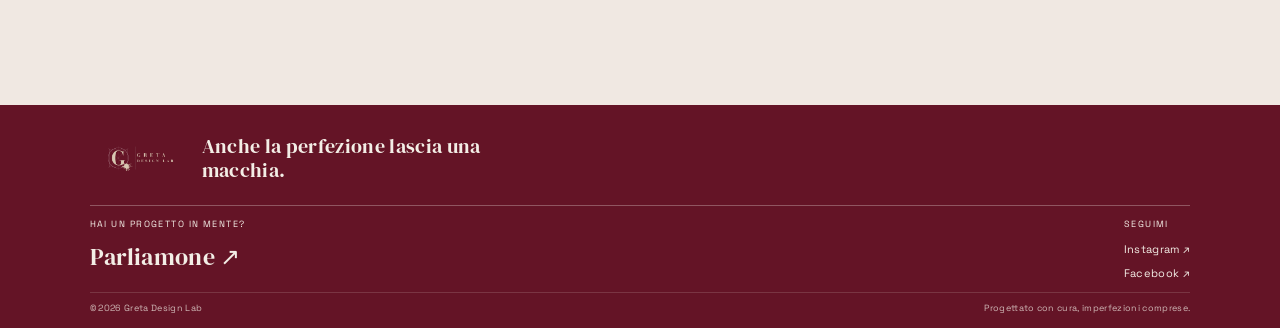
<file: portfolio.html>
<!DOCTYPE html>
<html lang="it">
<head>
  <meta charset="UTF-8">
  <meta name="viewport" content="width=device-width, initial-scale=1.0">

  <title>Portfolio — Greta Design Lab</title>

  <link rel="stylesheet" href="style.css">
</head>

<body>
<div
  class="page-transition"
  id="pageTransition"
>

  <div class="ink-transition one"></div>
  <div class="ink-transition two"></div>
  <div class="ink-transition three"></div>
  <div class="ink-transition four"></div>

  <div
    class="transition-name"
    id="transitionName"
  >
    Portfolio
  </div>

</div>


<nav class="navbar">
  <a href="index.html" class="nav-logo-link" data-name="Home">
    <img class="nav-logo" src="IMG-20260904-WA0041.jpg" alt="Greta Design Lab">
  </a>

  <button class="menu-toggle" id="menuToggle" aria-label="Apri menu" aria-expanded="false" type="button">
    <span class="menu-lines"></span>
  </button>
</nav>

<div class="menu-overlay" id="menuOverlay">
  <div class="menu-content">
    <a href="index.html" class="menu-item" data-name="Home"><span class="menu-item-number">01</span>Home</a>
    <a href="portfolio.html" class="menu-item" data-name="Portfolio"><span class="menu-item-number">02</span>Portfolio</a>
    <a href="chi-sono.html" class="menu-item" data-name="Chi sono"><span class="menu-item-number">03</span>Chi sono</a>
    <a href="contatti.html" class="menu-item" data-name="Contatti"><span class="menu-item-number">04</span>Contatti</a>
    <a href="lab.html" class="menu-item lab-menu" data-name="Lab"><span class="menu-item-number">05</span>Lab</a>
  </div>

  <div class="menu-info">Greta Design Lab<br>Precisione / Forma / Imperfezione</div>
</div>
  


  <main class="portfolio-page">

    <section class="portfolio-intro">

      <p class="eyebrow">GRETA DESIGN LAB</p>

      <h1>
        I miei<br>
        <span>lavori.</span>
      </h1>

      <p class="portfolio-intro-text">
        Un insieme di progetti, esperimenti e idee nate lungo il percorso.
        Ogni lavoro ha il proprio linguaggio, perché ogni idea merita
        di trovare il modo giusto per essere raccontata.
      </p>

    </section>


    <section class="portfolio-categories">

      <a href="#portfolio-brand" class="portfolio-category">
        <span class="category-number">01</span>

        <div>
          <p class="category-label">BRAND IDENTITY</p>
          <h2>Identità<br>visive.</h2>
        </div>

        <span class="category-arrow">↗</span>
      </a>


      <a href="#portfolio-social" class="portfolio-category">
        <span class="category-number">02</span>

        <div>
          <p class="category-label">SOCIAL DESIGN</p>
          <h2>Idee per<br>i social.</h2>
        </div>

        <span class="category-arrow">↗</span>
      </a>


      <a href="#portfolio-graphic" class="portfolio-category">
        <span class="category-number">03</span>

        <div>
          <p class="category-label">GRAPHIC DESIGN</p>
          <h2>Grafica<br>su carta.</h2>
        </div>

        <span class="category-arrow">↗</span>
      </a>


      <a href="#portfolio-creative" class="portfolio-category">
        <span class="category-number">04</span>

        <div>
          <p class="category-label">CREATIVE DESIGN</p>
          <h2>Idee fuori<br>dagli schemi.</h2>
        </div>

        <span class="category-arrow">↗</span>
      </a>

    </section>


    <section id="portfolio-brand" class="portfolio-section">
      <div class="section-heading">
        <span>01</span>
        <p>BRAND IDENTITY</p>
      </div>

      <h2>Identità che<br><em>prendono forma.</em></h2>

      <p>
        Progetti costruiti attraverso logo, colori, tipografia
        e linguaggio visivo.
      </p>
    </section>


    <section id="portfolio-social" class="portfolio-section">
      <div class="section-heading">
        <span>02</span>
        <p>SOCIAL DESIGN</p>
      </div>

      <h2>Idee pensate<br><em>per farsi vedere.</em></h2>

      <p>
        Grafiche, contenuti e sistemi visivi pensati per comunicare
        attraverso i social.
      </p>
    </section>


    <section id="portfolio-graphic" class="portfolio-section">
      <div class="section-heading">
        <span>03</span>
        <p>GRAPHIC DESIGN</p>
      </div>

      <h2>Quando l'idea<br><em>diventa materia.</em></h2>

      <p>
        Brochure, inviti, locandine, guest book e altri progetti
        dedicati alla comunicazione grafica.
      </p>
    </section>


    <section id="portfolio-creative" class="portfolio-section">
      <div class="section-heading">
        <span>04</span>
        <p>CREATIVE DESIGN</p>
      </div>

      <h2>Progetti che<br><em>non seguono regole.</em></h2>

      <p>
        Idee, esperimenti e progetti personalizzati nati dalla voglia
        di trovare nuovi modi per creare.
      </p>
    </section>


  </main>


  
  </main>

  <footer class="site-footer">
    <div class="footer-top">
      <div class="footer-brand">
        <a href="index.html" class="footer-logo-link" aria-label="Greta Design Lab - Home">
          <img src="IMG-20260904-WA0044.jpg" alt="Greta Design Lab" class="footer-logo">
        </a>
        <p class="footer-slogan">
          Anche la perfezione lascia una macchia.
        </p>
      </div>
    </div>

    <div class="footer-main">
      <div class="footer-contact">
        <span class="footer-label">Hai un progetto in mente?</span>
        <a href="contatti.html" data-name="Contatti" class="footer-contact-link">
          Parliamone <span aria-hidden="true">↗</span>
        </a>
      </div>

      <div class="footer-socials">
        <span class="footer-label">Seguimi</span>
        <a href="https://www.instagram.com/gretadesignlab?vrfl=MWl6dWV5em41Mjd1bw==" target="_blank" rel="noopener noreferrer">
          Instagram <span aria-hidden="true">↗</span>
        </a>
        <a href="https://www.facebook.com/share/19fDPvXaYY/" target="_blank" rel="noopener noreferrer">
          Facebook <span aria-hidden="true">↗</span>
        </a>
      </div>
    </div>

    <div class="footer-bottom">
      <span>© 2026 Greta Design Lab</span>
      <span>Progettato con cura, imperfezioni comprese.</span>
    </div>
  </footer>

  <script src="script.js" defer></script>

</body>
</html>
</file>
<file: style.css>
@import url('https://fonts.googleapis.com/css2?family=DM+Serif+Display:ital@0;1&family=Space+Grotesk:wght@300;400;500;600;700&display=swap');
:root {
  --cream: #f3eee6;
  --burgundy: #641426;
  --black: #171313;
  --pink: #cda7ad;
  --line: rgba(23, 19, 19, 0.18);
  --serif: "DM Serif Display", Georgia, serif;
  --sans: "Space Grotesk", Arial, sans-serif;
}

* {
  box-sizing: border-box;
  margin: 0;
  padding: 0;
}

html {
  scroll-behavior: smooth;
}

body {
  background: var(--cream);
  color: var(--black);
  font-family: var(--sans);
  overflow-x: hidden;
}

body,
a,
button {
  cursor: none;
}

a {
  color: inherit;
  text-decoration: none;
}


/* =========================
   CURSORE
========================= */

.custom-cursor {
  position: fixed;
  width: 12px;
  height: 12px;
  border-radius: 50%;
  background: var(--burgundy);
  pointer-events: none;
  z-index: 9999;
  transform: translate(-50%, -50%);
  transition:
    width 0.25s ease,
    height 0.25s ease,
    background 0.25s ease;
}

.custom-cursor.hover {
  width: 38px;
  height: 38px;
  background: var(--pink);
  mix-blend-mode: multiply;
}


/* =========================
   MACCHIA
========================= */

.macchia {
  position: fixed;
  width: 260px;
  height: 260px;
  border-radius: 50%;
  pointer-events: none;
  z-index: 1;
  transform: translate(-50%, -50%);
  background:
    radial-gradient(
      circle at 45% 42%,
      rgba(100, 20, 38, 0.25) 0%,
      rgba(100, 20, 38, 0.18) 28%,
      rgba(100, 20, 38, 0.08) 52%,
      transparent 72%
    );
  filter: blur(2px);
  opacity: 0.8;
  transition:
    width 0.4s ease,
    height 0.4s ease;
}


/* =========================
   TRANSIZIONE TRA PAGINE
========================= */

.page-transition {
  position: fixed;
  inset: 0;
  z-index: 10000;
  pointer-events: none;
  overflow: hidden;
  opacity: 0;
  visibility: hidden;
}

.page-transition.active {
  opacity: 1;
  visibility: visible;
}
.ink-transition {
  position: absolute;
  width: 55vw;
  height: 55vw;
  max-width: 900px;
  max-height: 900px;
  border-radius:
    57% 43% 48% 52% /
    45% 58% 42% 55%;
  background: var(--burgundy);
  transform: scale(0);
  opacity: .98;
}

.ink-transition.one {
  left: -18%;
  top: -20%;
}

.ink-transition.two {
  right: -18%;
  top: 12%;
  width: 45vw;
  height: 45vw;
}

.ink-transition.three {
  left: 8%;
  bottom: -28%;
  width: 60vw;
  height: 60vw;
}

.ink-transition.four {
  right: 4%;
  bottom: -20%;
  width: 38vw;
  height: 38vw;
}
.page-transition.active .ink-transition {
  animation: inkIn 0.75s cubic-bezier(.77, 0, .18, 1) forwards;
}



.transition-name {
  position: absolute;
  inset: 0;
  display: flex;
  align-items: center;
  justify-content: center;
  color: var(--cream);
  font-family: var(--serif);
  font-size: clamp(2.5rem, 6vw, 6rem);
  font-style: italic;
  opacity: 0;
  z-index: 2;
}
.page-transition.active .transition-name {
  animation: labelIn 0.35s ease 0.35s forwards;
}

.page-transition.revealing .transition-name {
  opacity: 1;
  animation: labelOut 0.65s ease forwards;
}

@keyframes labelOut {
  from {
    opacity: 1;
    transform: translateY(0);
  }

  to {
    opacity: 0;
    transform: translateY(-20px);
  }
}

@keyframes inkIn {
  to {
    transform: scale(3);
  }
}

@keyframes labelIn {
  to {
    opacity: 1;
  }
}
@keyframes inkOut {
  0% {
    transform: scale(2.2) rotate(8deg);
  }

  100% {
    transform: scale(0) rotate(-5deg);
  }
}

.page-transition.revealing .ink-transition {
  animation: inkOut .75s cubic-bezier(.65, 0, .2, 1) forwards;
}


/* =========================
   NAVBAR — MENU HAMBURGER GDL
========================= */

.navbar {
  position: fixed;
  top: 0;
  left: 0;
  width: 100%;
  height: 92px;
  padding: 12px 48px;
  display: flex;
  align-items: center;
  justify-content: space-between;
  z-index: 1200;
  background: rgba(243, 238, 230, .82);
  backdrop-filter: blur(12px);
  -webkit-backdrop-filter: blur(12px);
}

.nav-logo-link {
  display: flex;
  align-items: center;
  text-decoration: none;
  position: relative;
  z-index: 1300;
}

.nav-logo {
  width: 72px;
  height: 72px;
  object-fit: contain;
  display: block;
  transition: transform .35s ease;
}

.nav-logo:hover {
  transform: rotate(-2deg) scale(1.05);
}

/* Pulsante hamburger */

.menu-toggle {
  width: 48px;
  height: 48px;
  border: none;
  background: transparent;
  padding: 0;
  cursor: none;
  position: relative;
  z-index: 1400;
  display: flex;
  align-items: center;
  justify-content: center;
}

.menu-lines,
.menu-lines::before,
.menu-lines::after {
  content: "";
  position: absolute;
  width: 27px;
  height: 1px;
  background: var(--burgundy);
  left: 50%;
  top: 50%;
  transform: translate(-50%, -50%);
  transition:
    transform .4s ease,
    opacity .3s ease,
    background .3s ease;
}

.menu-lines::before {
  top: -7px;
}

.menu-lines::after {
  top: 7px;
}

.menu-toggle.active .menu-lines {
  background: transparent;
}

.menu-toggle.active .menu-lines::before {
  transform: translate(-50%, -50%) rotate(45deg);
}

.menu-toggle.active .menu-lines::after {
  transform: translate(-50%, -50%) rotate(-45deg);
}

/* Pannello del menu */

.menu-overlay {
  position: fixed;
  inset: 0;
  z-index: 1100;
  background: var(--cream);
  display: flex;
  align-items: center;
  justify-content: center;
  opacity: 0;
  visibility: hidden;
  pointer-events: none;
  transition: opacity .45s ease, visibility .45s ease;
}

.menu-overlay.active {
  opacity: 1;
  visibility: visible;
  pointer-events: auto;
}

.menu-content {
  width: min(1100px, 82vw);
  display: flex;
  flex-direction: column;
  gap: 4px;
}

.menu-item {
  position: relative;
  display: flex;
  align-items: baseline;
  gap: 18px;
  padding: 12px 0;
  color: var(--black);
  text-decoration: none;
  font-family: var(--serif);
  font-size: clamp(48px, 7vw, 100px);
  line-height: .9;
  border-bottom: 1px solid rgba(100, 20, 38, .18);
  transition: color .3s ease, padding-left .4s ease;
}

.menu-item-number {
  font-family: var(--sans);
  font-size: 9px;
  letter-spacing: .15em;
  color: var(--burgundy);
  opacity: .65;
}

.menu-item:hover {
  color: var(--burgundy);
  padding-left: 18px;
}

.menu-item.lab-menu {
  color: var(--burgundy);
}

.menu-item.lab-menu:hover {
  color: var(--black);
}

.menu-info {
  position: absolute;
  left: 48px;
  bottom: 35px;
  font-size: 8px;
  line-height: 1.7;
  letter-spacing: .15em;
  text-transform: uppercase;
  color: var(--burgundy);
  opacity: .65;
}

/* =========================
   TESTI GENERALI
========================= */

.eyebrow {
  font-size: 0.67rem;
  font-weight: 600;
  letter-spacing: 0.18em;
  text-transform: uppercase;
  color: var(--burgundy);
}

h1,
h2,
h3 {
  font-family: var(--serif);
  font-weight: 400;
}

em {
  color: var(--burgundy);
  font-style: italic;
}


/* =========================
   HOME / HERO
========================= */

.hero {
  min-height: 100vh;
  position: relative;
  padding: 170px 7vw 100px;
  display: flex;
  align-items: center;
}

.hero-content {
  position: relative;
  z-index: 5;
  width: 100%;
}

.hero-label {
  margin-bottom: 32px;
  font-size: 0.7rem;
  letter-spacing: 0.18em;
  text-transform: uppercase;
}

.hero-title {
  font-family: var(--serif);
  font-size: clamp(5rem, 13vw, 12rem);
  line-height: 0.76;
  letter-spacing: -0.055em;
  text-transform: uppercase;
}

.hero-title .burgundy {
  color: var(--burgundy);
}

.hero-title .black {
  color: var(--black);
  margin-left: 0.07em;
}

.hero-slogan {
  margin-top: 70px;
  margin-left: 43%;
  max-width: 430px;
  font-family: var(--serif);
  font-size: clamp(1.5rem, 2.6vw, 2.8rem);
  line-height: 1.05;
  color: var(--burgundy);
}

.hero-lines {
  position: absolute;
  width: 45vw;
  height: 45vw;
  right: 5vw;
  bottom: 2vh;
  border: 1px solid var(--line);
  border-radius: 50%;
  pointer-events: none;
}

.hero-lines::before,
.hero-lines::after {
  content: "";
  position: absolute;
  background: var(--line);
}

.hero-lines::before {
  width: 100%;
  height: 1px;
  top: 50%;
  left: 0;
}

.hero-lines::after {
  height: 100%;
  width: 1px;
  left: 50%;
  top: 0;
}

.floating-word {
  position: absolute;
  z-index: 4;
  font-family: var(--serif);
  font-size: clamp(1.2rem, 2vw, 2rem);
  font-style: italic;
  color: var(--burgundy);
  transition: transform 0.5s cubic-bezier(.2,.8,.2,1);
  pointer-events: auto;
}

.floating-word.idea {
  top: 22%;
  right: 16%;
}

.floating-word.forma {
  bottom: 17%;
  left: 13%;
}

.floating-word.identita {
  top: 48%;
  right: 5%;
}


/* =========================
   HOME — INTRO
========================= */

.intro-section {
  padding: 150px 8vw;
  border-top: 1px solid var(--line);
}

.intro-grid {
  display: grid;
  grid-template-columns: 1fr 1.5fr;
  gap: 8vw;
  align-items: start;
}

.intro-title {
  font-size: clamp(3rem, 6vw, 6rem);
  line-height: 0.9;
}

.intro-text {
  max-width: 680px;
  font-size: clamp(1rem, 1.4vw, 1.35rem);
  line-height: 1.6;
}

.intro-text p + p {
  margin-top: 30px;
}


/* =========================
   SERVIZI
========================= */

.services-section {
  padding: 80px 8vw 150px;
}

.services-title {
  margin-bottom: 70px;
  font-size: clamp(3rem, 6vw, 6rem);
  line-height: 0.9;
}

.service-list {
  border-top: 1px solid var(--line);
}

.service-row {
  position: relative;
  display: grid;
  grid-template-columns: 80px 1fr 50px;
  align-items: center;
  gap: 30px;
  padding: 38px 0;
  border-bottom: 1px solid var(--line);
  transition:
    padding-left 0.45s ease,
    background 0.45s ease;
}

.service-row:hover {
  padding-left: 25px;
  background: rgba(205, 167, 173, 0.12);
}

.service-number {
  font-size: 0.7rem;
  letter-spacing: 0.12em;
  color: var(--burgundy);
}

.service-name {
  font-family: var(--serif);
  font-size: clamp(2rem, 4vw, 4rem);
}

.service-description {
  margin-top: 8px;
  max-width: 500px;
  font-size: 0.85rem;
  line-height: 1.5;
  opacity: 0.65;
}

.service-arrow {
  font-size: 1.5rem;
  color: var(--burgundy);
  transition: transform 0.4s ease;
}

.service-row:hover .service-arrow {
  transform: translate(5px, -5px);
}


/* =========================
   PAGINA PORTFOLIO
========================= */

.portfolio-page,
.about-page,
.contact-page {
  padding-top: 92px;
}

.portfolio-intro {
  min-height: 75vh;
  padding: 150px 8vw 100px;
  display: grid;
  grid-template-columns: 1fr 1.7fr;
  gap: 6vw;
  align-items: end;
  border-bottom: 1px solid var(--line);
}

.portfolio-intro h1 {
  font-size: clamp(5rem, 11vw, 11rem);
  line-height: 0.78;
  letter-spacing: -0.05em;
}

.portfolio-intro h1 span {
  color: var(--burgundy);
  font-style: italic;
}

.portfolio-intro-text {
  max-width: 500px;
  font-size: 1.05rem;
  line-height: 1.65;
  padding-bottom: 10px;
}


/* =========================
   CATEGORIE PORTFOLIO
========================= */

.portfolio-categories {
  padding: 70px 8vw 130px;
}

.portfolio-category {
  display: grid;
  grid-template-columns: 80px 1fr 60px;
  align-items: center;
  gap: 30px;
  padding: 55px 0;
  border-bottom: 1px solid var(--line);
  transition:
    padding-left 0.45s ease,
    background 0.45s ease;
}

.portfolio-category:hover {
  padding-left: 30px;
  background: rgba(205, 167, 173, 0.12);
}

.category-number {
  font-size: 0.7rem;
  letter-spacing: 0.12em;
  color: var(--burgundy);
}

.category-label {
  margin-bottom: 10px;
  font-size: 0.65rem;
  font-weight: 600;
  letter-spacing: 0.18em;
  color: var(--burgundy);
}

.portfolio-category h2 {
  font-size: clamp(3rem, 6vw, 6rem);
  line-height: 0.85;
}

.category-arrow {
  font-size: 2rem;
  color: var(--burgundy);
  transition: transform 0.4s ease;
}

.portfolio-category:hover .category-arrow {
  transform: translate(7px, -7px);
}


/* =========================
   SEZIONI PROGETTI
========================= */

.portfolio-section {
  min-height: 80vh;
  padding: 130px 8vw;
  border-top: 1px solid var(--line);
  scroll-margin-top: 90px;
}

.portfolio-section:nth-of-type(even) {
  background: rgba(205, 167, 173, 0.08);
}

.section-heading {
  display: flex;
  gap: 18px;
  align-items: center;
  margin-bottom: 70px;
}

.section-heading span {
  color: var(--burgundy);
  font-size: 0.7rem;
}

.section-heading p {
  font-size: 0.67rem;
  letter-spacing: 0.18em;
  font-weight: 600;
}

.portfolio-section h2 {
  max-width: 900px;
  font-size: clamp(4rem, 9vw, 9rem);
  line-height: 0.82;
  letter-spacing: -0.045em;
}

.portfolio-section > p:last-child {
  max-width: 520px;
  margin-top: 55px;
  font-size: 1rem;
  line-height: 1.6;
}


/* =========================
   CHI SONO
========================= */

.about-intro {
  min-height: auto;
  padding: 100px 8vw 65px;
  display: grid;
  grid-template-columns: 1fr 1.6fr;
  gap: 6vw;
  align-items: end;
  border-bottom: 1px solid var(--line);
}

.about-intro h1 {
  font-size: clamp(4.5rem, 10vw, 10rem);
  line-height: 0.8;
  letter-spacing: -0.05em;
}

.about-intro h1 span {
  color: var(--burgundy);
  font-style: italic;
}

.about-intro-text {
  max-width: 550px;
  font-size: 1.1rem;
  line-height: 1.6;
}

.about-story {
  padding: 75px 8vw;
  display: grid;
  grid-template-columns: 0.9fr 1.1fr;
  gap: 10vw;
  align-items: center;
}

.about-image {
  width: 100%;
  aspect-ratio: 4 / 5;
  background: var(--pink);
  position: relative;
  overflow: hidden;
}

.image-placeholder {
  position: absolute;
  inset: 0;
  display: flex;
  align-items: center;
  justify-content: center;
  font-size: 0.65rem;
  letter-spacing: 0.18em;
  color: var(--burgundy);
}

.about-copy {
  max-width: 650px;
}

.about-small-title {
  margin-bottom: 30px;
  color: var(--burgundy);
  font-size: 0.67rem;
  letter-spacing: 0.18em;
  font-weight: 600;
}

.about-copy h2 {
  margin-bottom: 45px;
  font-size: clamp(3.5rem, 6vw, 6rem);
  line-height: 0.85;
}

.about-copy p {
  font-size: 1rem;
  line-height: 1.7;
}

.about-copy p + p {
  margin-top: 28px;
}

.about-manifesto {
  padding: 75px 8vw;
  background: var(--burgundy);
  color: var(--cream);
}

.about-manifesto .eyebrow {
  color: var(--pink);
}

.about-manifesto h2 {
  margin-top: 35px;
  max-width: 1000px;
  font-size: clamp(4rem, 9vw, 9rem);
  line-height: 0.8;
}

.about-manifesto h2 em {
  color: var(--pink);
}

.about-manifesto > p:last-child {
  margin-top: 30px;
  max-width: 500px;
  line-height: 1.6;
}

.about-final {
  padding: 75px 8vw;
}

.about-final > p:first-child {
  max-width: 500px;
  font-size: 1rem;
  line-height: 1.6;
}

.large-final-text {
  margin-top: 100px;
  font-family: var(--serif);
  font-size: clamp(4rem, 9vw, 9rem);
  line-height: 0.82;
}

.large-final-text em {
  color: var(--burgundy);
}


/* =========================
   CONTATTI
========================= */

.contact-intro {
  min-height: 72vh;
  padding: 150px 8vw 100px;
  display: grid;
  grid-template-columns: 1fr 1.5fr;
  gap: 7vw;
  align-items: end;
  background: var(--burgundy);
  color: var(--cream);
}

.contact-intro .eyebrow {
  color: var(--pink);
}

.contact-intro h1 {
  font-size: clamp(5rem, 11vw, 11rem);
  line-height: 0.78;
  letter-spacing: -0.05em;
}

.contact-intro h1 span {
  color: var(--pink);
}

.contact-intro-text {
  max-width: 500px;
  padding-bottom: 8px;
  font-size: 1.1rem;
  line-height: 1.6;
}

.contact-details {
  padding: 80px 8vw 120px;
}

.contact-item {
  display: grid;
  grid-template-columns: 80px 1fr 60px;
  align-items: center;
  gap: 30px;
  padding: 45px 0;
  border-bottom: 1px solid var(--line);
  transition:
    padding-left 0.45s ease,
    background 0.45s ease;
}

.contact-item:hover {
  padding-left: 30px;
  background: rgba(205, 167, 173, 0.12);
}

.contact-number {
  font-size: 0.7rem;
  color: var(--burgundy);
}

.contact-label {
  margin-bottom: 10px;
  font-size: 0.65rem;
  font-weight: 600;
  letter-spacing: 0.18em;
  color: var(--burgundy);
}

.contact-item h2 {
  font-size: clamp(2rem, 4vw, 4rem);
  line-height: 0.9;
  word-break: break-word;
}

.contact-arrow {
  color: var(--burgundy);
  font-size: 2rem;
  transition: transform 0.4s ease;
}

.contact-item:hover .contact-arrow {
  transform: translate(7px, -7px);
}

.contact-final {
  padding: 150px 8vw;
  background: rgba(205, 167, 173, 0.12);
}

.contact-final > p {
  font-size: 1rem;
  margin-bottom: 70px;
}

.contact-final h2 {
  font-size: clamp(4rem, 9vw, 9rem);
  line-height: 0.82;
}

.contact-final h2 em {
  color: var(--burgundy);
}



.site-footer {
  display: flex;
  flex-direction: column;
  gap: 12px;
  padding: 18px 7vw 12px;
  background: #641426 !important;
  color: var(--cream);
  font-size: 11px;
  letter-spacing: 0.03em;
}

.footer-top {
  display: flex;
  align-items: center;
  min-height: 70px;
  margin: 0;
  padding: 0;
}

.footer-brand {
  display: flex;
  flex-direction: row;
  align-items: center;
  gap: 12px;
  margin: 0;
  padding: 0;
}

.footer-logo-link {
  display: inline-flex;
  align-items: center;
  flex-shrink: 0;
  margin: 0;
}

.footer-logo {
  display: block;
  width: 100px;
  height: 70px;
  object-fit: contain;
}
.footer-logo {
  transition: transform 0.35s ease;
}

.footer-logo-link:hover .footer-logo {
  transform: translateY(-3px) rotate(-2deg);
}

.footer-slogan {
  max-width: 300px;
  margin: 0;
  font-family: var(--serif);
  font-size: clamp(17px, 1.6vw, 21px);
  line-height: 1.2;
  color: var(--cream);
}

.footer-main {
  display: flex;
  justify-content: space-between;
  align-items: flex-start;
  gap: 20px;
  padding-top: 12px;
  border-top: 1px solid rgba(243, 238, 230, 0.3);
}

.footer-contact,
.footer-socials {
  display: flex;
  flex-direction: column;
  align-items: flex-start;
}

.footer-label {
  margin-bottom: 10px;
  color: var(--cream);
  font-size: 9px;
  letter-spacing: 0.16em;
  text-transform: uppercase;
}

.footer-contact-link,
.footer-socials a {
  color: var(--cream);
  text-decoration: none;
  transition: color 0.25s ease;
}

.footer-contact-link {
  font-family: var(--serif);
  font-size: 24px;
}

.footer-contact-link span,
.footer-socials a span {
  color: var(--cream);
}
.footer-socials a span {
  display: inline-block;
  transition: transform 0.3s ease;
}

.footer-socials a:hover span {
  transform: translate(5px, -5px);
}

.footer-socials {
  gap: 10px;
}

.footer-socials .footer-label {
  margin-bottom: 2px;
}

.footer-contact-link:hover,
.footer-socials a:hover {
  color: var(--cream);
}

.footer-contact-link span {
  display: inline-block;
  transition: transform 0.3s ease;
}

.footer-contact-link:hover span {
  transform: translate(12px, -10px);
}

.footer-contact-link span {
  display: inline-block;
  transition: transform 0.25s ease;
}

.footer-contact-link:hover span {
  transform: translate(6px, -5px);
}

.footer-bottom {
  display: flex;
  justify-content: space-between;
  gap: 20px;
  margin-top: 0;
  padding-top: 8px;
  border-top: 1px solid rgba(243, 238, 230, 0.2);
  color: var(--cream);
  opacity: 0.75;
  font-size: 9px;
  line-height: 1.6;
}

/* =========================
   RESPONSIVE TABLET
========================= */

@media (max-width: 900px) {

  body,
  a,
  button {
    cursor: auto;
  }

  .custom-cursor {
    display: none;
  }

  .navbar {
    height: 80px;
    padding: 18px 5vw;
  }

  .nav-logo {
    width: 54px;
    height: 54px;
  }

  .nav-links {
    gap: 18px;
  }

  .nav-links a {
    font-size: 0.62rem;
  }

  .hero {
    padding: 150px 6vw 80px;
  }

  .hero-title {
    font-size: clamp(4rem, 15vw, 8rem);
  }

  .hero-slogan {
    margin-left: 20%;
    margin-top: 55px;
  }

  .hero-lines {
    width: 60vw;
    height: 60vw;
    right: -10vw;
  }

  .floating-word.identita {
    right: 8%;
  }

  .intro-grid,
  .portfolio-intro,
  .about-intro,
  .contact-intro {
    grid-template-columns: 1fr;
    gap: 50px;
  }

  .intro-section,
  .services-section,
  .portfolio-intro,
  .portfolio-categories,
  .portfolio-section,
  .about-intro,
  .about-story,
  .about-manifesto,
  .about-final,
  .contact-details,
  .contact-final {
    padding-left: 6vw;
    padding-right: 6vw;
  }

  .portfolio-intro,
  .about-intro,
  .contact-intro {
    min-height: auto;
    padding-top: 130px;
    padding-bottom: 100px;
  }

  .about-story {
    grid-template-columns: 1fr;
    gap: 60px;
  }

  .about-image {
    max-width: 550px;
  }
}


/* =========================
   RESPONSIVE MOBILE
========================= */

@media (max-width: 600px) {

  .navbar {
    height: 72px;
    padding: 14px 5vw;
  }

  .nav-logo {
    width: 46px;
    height: 46px;
  }

  .nav-links {
    gap: 11px;
  }

  .nav-links a {
    font-size: 0.53rem;
    letter-spacing: 0.08em;
  }

  .hero {
    padding: 125px 6vw 70px;
    min-height: 90vh;
  }

  .hero-title {
    font-size: clamp(3.6rem, 17vw, 6rem);
    line-height: 0.8;
  }

  .hero-slogan {
    margin-left: 0;
    margin-top: 65px;
    max-width: 290px;
    font-size: 1.55rem;
  }

  .hero-lines {
    width: 90vw;
    height: 90vw;
    right: -35vw;
    bottom: 4vh;
  }

  .floating-word {
    font-size: 1rem;
  }

  .floating-word.idea {
    top: 30%;
    right: 8%;
  }

  .floating-word.forma {
    bottom: 18%;
    left: 8%;
  }

  .floating-word.identita {
    top: 56%;
    right: 5%;
  }

  .intro-section,
  .services-section,
  .portfolio-intro,
  .portfolio-categories,
  .portfolio-section,
  .about-intro,
  .about-story,
  .about-manifesto,
  .about-final,
  .contact-details,
  .contact-final {
    padding-left: 6vw;
    padding-right: 6vw;
  }

  .intro-section {
    padding-top: 100px;
    padding-bottom: 100px;
  }

  .intro-title,
  .services-title {
    font-size: 3.5rem;
  }

  .service-row,
  .portfolio-category,
  .contact-item {
    grid-template-columns: 38px 1fr 30px;
    gap: 12px;
    padding: 30px 0;
  }

  .service-name,
  .portfolio-category h2 {
    font-size: 2.5rem;
  }

  .service-description {
    font-size: 0.75rem;
  }

  .category-arrow,
  .contact-arrow {
    font-size: 1.3rem;
  }

  .portfolio-intro h1,
  .about-intro h1 {
    font-size: clamp(4rem, 18vw, 6rem);
  }

  .portfolio-section h2,
  .about-manifesto h2,
  .large-final-text,
  .contact-final h2 {
    font-size: clamp(3.5rem, 15vw, 5.5rem);
  }

  .about-copy h2 {
    font-size: 3.5rem;
  }

  .contact-intro h1 {
    font-size: clamp(4rem, 18vw, 6rem);
  }

  .contact-item h2 {
    font-size: 1.8rem;
  }

  .site-footer {
    flex-direction: column;
    align-items: flex-start;
  }

  .macchia {
    width: 180px;
    height: 180px;
  }
}
/* FOTO INTERATTIVA — PAGINA CHI SONO */

.photo-flip {
  display: block;
  width: 100%;
  aspect-ratio: 4 / 5;
  padding: 0;
  border: 0;
  background: transparent;
  perspective: 1200px;
  cursor: pointer;
  text-align: left;
}

.photo-flip-inner {
  position: relative;
  display: block;
  width: 100%;
  height: 100%;
  transform-style: preserve-3d;
  transition: transform .8s cubic-bezier(.2,.7,.2,1);
}

.photo-flip-front,
.photo-flip-back {
  position: absolute;
  inset: 0;
  display: flex;
  flex-direction: column;
  justify-content: center;
  align-items: center;
  overflow: hidden;
  backface-visibility: hidden;
  -webkit-backface-visibility: hidden;
}

.photo-flip-front {
  background: var(--burgundy, #641426);
  color: var(--cream, #f3eee6);
}

.photo-symbol {
  font-family: var(--serif, Georgia, serif);
  font-size: clamp(90px, 15vw, 180px);
  line-height: 1;
}

.photo-caption,
.photo-hint {
  font-family: var(--sans, sans-serif);
  font-size: 10px;
  letter-spacing: .16em;
  text-align: center;
}

.photo-caption {
  margin-top: 24px;
}

.photo-hint {
  position: absolute;
  bottom: 24px;
  letter-spacing: .06em;
  text-transform: none;
}

.photo-flip-back {
  transform: rotateY(180deg);
  background: var(--cream, #f3eee6);
}

.photo-flip-back img {
  display: block;
  width: 100%;
  height: 100%;
  object-fit: cover;
}

.photo-flip.is-flipped .photo-flip-inner {
  transform: rotateY(180deg);
}

.photo-flip:focus-visible {
  outline: 2px solid var(--burgundy, #641426);
  outline-offset: 5px;
}

@media (prefers-reduced-motion: reduce) {
  .photo-flip-inner {
    transition: none;
  }
}


/* FUORI POSTO — La scatola delle idee */

.idea-space {
  padding: 110px 8vw 100px;
  background: var(--cream);
  color: var(--black);
  overflow: hidden;
}

.idea-space .eyebrow {
  color: var(--burgundy);
}

.idea-title {
  margin-top: 35px;
  font-size: clamp(4rem, 10vw, 9rem);
  line-height: .85;
  letter-spacing: -.06em;
}

.idea-title em {
  color: var(--burgundy);
  font-family: var(--serif);
  font-weight: 400;
}

.idea-intro {
  max-width: 650px;
  margin: 45px 0 70px auto;
  font-size: 1rem;
  line-height: 1.8;
}
.idea-lead-highlight {
  opacity: 0.55;
}
.idea-intro .idea-lead {
  opacity: 1;
}

.idea-intro p + p {
  margin-top: 18px;
}

.idea-intro strong {
  color: var(--burgundy);
}

.idea-workspace {
  display: grid;
  position: relative;
  grid-template-columns: 1.1fr 0.9fr !important;
  align-items: center;
  gap: 9vw;
}

.idea-note {
  position: relative;
  display: flex;
  flex-direction: column;
  align-items: stretch;
  padding: 42px;
  background: #fffaf1;
  box-shadow: 0 18px 45px rgba(23, 19, 19, .09);
  transform: rotate(-1.2deg);
}

.idea-note::before {
  content: "";
  position: absolute;
  top: 0;
  left: 35px;
  right: 35px;
  height: 1px;
  background: rgba(100, 20, 38, .18);
}

.idea-note-label {
  display: block;
  margin-bottom: 35px;
  color: var(--burgundy);
  font-size: .65rem;
  font-weight: 600;
  letter-spacing: .16em;
}

.idea-note label {
  display: block;
  margin: 24px 0 10px;
  font-size: .78rem;
  line-height: 1.5;
}

.idea-note input,
.idea-note textarea {
  display: block;
  width: 100%;
  padding: 12px 0;
  border: 0;
  border-bottom: 1px solid rgba(23, 19, 19, .25);
  border-radius: 0;
  outline: none;
  background: transparent;
  color: var(--black);
  font: inherit;
  font-size: .95rem;
}

.idea-note textarea {
  min-height: 130px;
  resize: vertical;
  line-height: 1.7;
}

.idea-note input:focus,
.idea-note textarea:focus {
  border-bottom-color: var(--burgundy);
}

.idea-note input::placeholder,
.idea-note textarea::placeholder {
  color: rgba(23, 19, 19, .45);
}

.idea-note-foot {
  margin-top: 25px;
  font-family: var(--serif);
  font-size: 1.1rem;
  font-style: italic;
}

.idea-submit {
  margin-top: 28px;
  padding: 15px 20px;
  border: 1px solid var(--burgundy);
  background: var(--burgundy);
  color: var(--cream);
  font: inherit;
  font-size: .75rem;
  letter-spacing: .04em;
  cursor: pointer;
  transition: background .3s ease, color .3s ease,
              transform .3s ease;
}

.idea-submit:hover {
  background: transparent;
  color: var(--burgundy);
  transform: translateY(-3px);
}

.idea-box {
  position: relative;
  display: flex;
  min-height: 310px;
  flex-direction: column;
  align-items: center;
  justify-content: center;
  gap: 18px;
  padding: 30px;
  border: 1px solid rgba(243, 238, 230, .35);
  background: var(--burgundy);
  color: var(--cream);
  box-shadow: 16px 18px 0 rgba(100, 20, 38, .12);
  text-align: center;
}

.idea-box::before {
  content: "";
  position: absolute;
  top: 0;
  left: 15%;
  width: 70%;
  height: 12px;
  border-bottom: 1px solid rgba(243, 238, 230, .45);
}

.idea-box-mark {
  font-family: var(--serif);
  font-size: clamp(5rem, 9vw, 8rem);
  line-height: 1;
}

.idea-box-label {
  font-size: .62rem;
  letter-spacing: .18em;
}

.idea-outro {
  margin-top: 75px;
  color: var(--burgundy);
  font-family: var(--serif);
  font-size: clamp(1.7rem, 3vw, 2.7rem);
  font-style: italic;
  text-align: right;
}

@media (max-width: 700px) {
  .idea-space {
    padding: 80px 6vw;
  }

  .idea-intro {
    margin: 35px 0 45px;
  }

 .idea-workspace {
  grid-template-columns: minmax(0, 1.1fr) minmax(0, .9fr);
  gap: 20px;
}

  .idea-note {
    padding: 28px 24px;
  }

  .idea-box {
    min-height: 240px;
    margin: 0 12px;
  }

  .idea-outro {
    margin-top: 50px;
  }
}
@media (max-width: 400px) {
  .idea-workspace {
    grid-template-columns: 1fr;
    gap: 40px;
  }
}
.idea-status {
  margin-top: 20px;
  color: var(--burgundy);
  font-size: .9rem;
  line-height: 1.6;
}

.idea-submit:disabled {
  opacity: .7;
  cursor: wait;
}

.idea-box {
  transition: transform .6s ease, box-shadow .6s ease;
}

.idea-box.idea-received {
  animation: idea-box-bounce .55s ease-out;
}

@keyframes idea-box-bounce {
  0% {
    transform: translateY(0) rotate(0);
  }

  35% {
    transform: translateY(-10px) rotate(-2deg);
  }

  65% {
    transform: translateY(2px) rotate(1.5deg);
  }

  100% {
    transform: translateY(0) rotate(0);
  }
}

.idea-note.idea-sent {
  animation: idea-delivered .7s ease;
}

@keyframes idea-delivered {
  50% {
    transform: translateY(12px) rotate(2deg) scale(.97);
    opacity: .7;
  }

  100% {
    transform: rotate(-1.2deg);
    opacity: 1;
  }
}

@media (prefers-reduced-motion: reduce) {
  .idea-note.idea-sent {
    animation: none;
  }
}

/* FUORI POSTO — aeroplanino di carta */

.idea-plane {
  position: absolute;
  z-index: 5;
  width: 54px;
  height: 38px;
  pointer-events: none;
  opacity: 0;
  color: var(--burgundy);
  transform-origin: center;
}

.idea-plane.idea-flying {
  animation: idea-flight 1.25s cubic-bezier(.45, 0, .25, 1) forwards;
}

@keyframes idea-flight {
  0% {
    opacity: 1;
    transform: translate(0, 0) rotate(-8deg) scale(1);
  }

  20% {
    opacity: 1;
    transform: translate(
      calc(var(--flight-x1, 100px) * .45),
      calc(var(--flight-y1, -65px) * .65)
    ) rotate(-2deg) scale(1.08);
  }

  45% {
    opacity: 1;
    transform: translate(
      var(--flight-x1, 100px),
      var(--flight-y1, -65px)
    ) rotate(14deg) scale(1.12);
  }

  70% {
    opacity: 1;
    transform: translate(
      var(--flight-x2, 210px),
      var(--flight-y2, -15px)
    ) rotate(5deg) scale(.9);
  }

  88% {
    opacity: 1;
    transform: translate(
      calc(var(--flight-x3, 280px) * .94),
      calc(var(--flight-y3, 35px) * .94)
    ) rotate(18deg) scale(.72);
  }

  100% {
    opacity: 0;
    transform: translate(
      var(--flight-x3, 280px),
      var(--flight-y3, 35px)
    ) rotate(28deg) scale(.25);
  }
}

.idea-plane svg {
  display: block;
  width: 100%;
  height: 100%;
  overflow: visible;
}

.idea-plane path {
  fill: #fffaf1;
  stroke: var(--burgundy);
  stroke-width: 1.5;
  stroke-linejoin: round;
}
</file>
